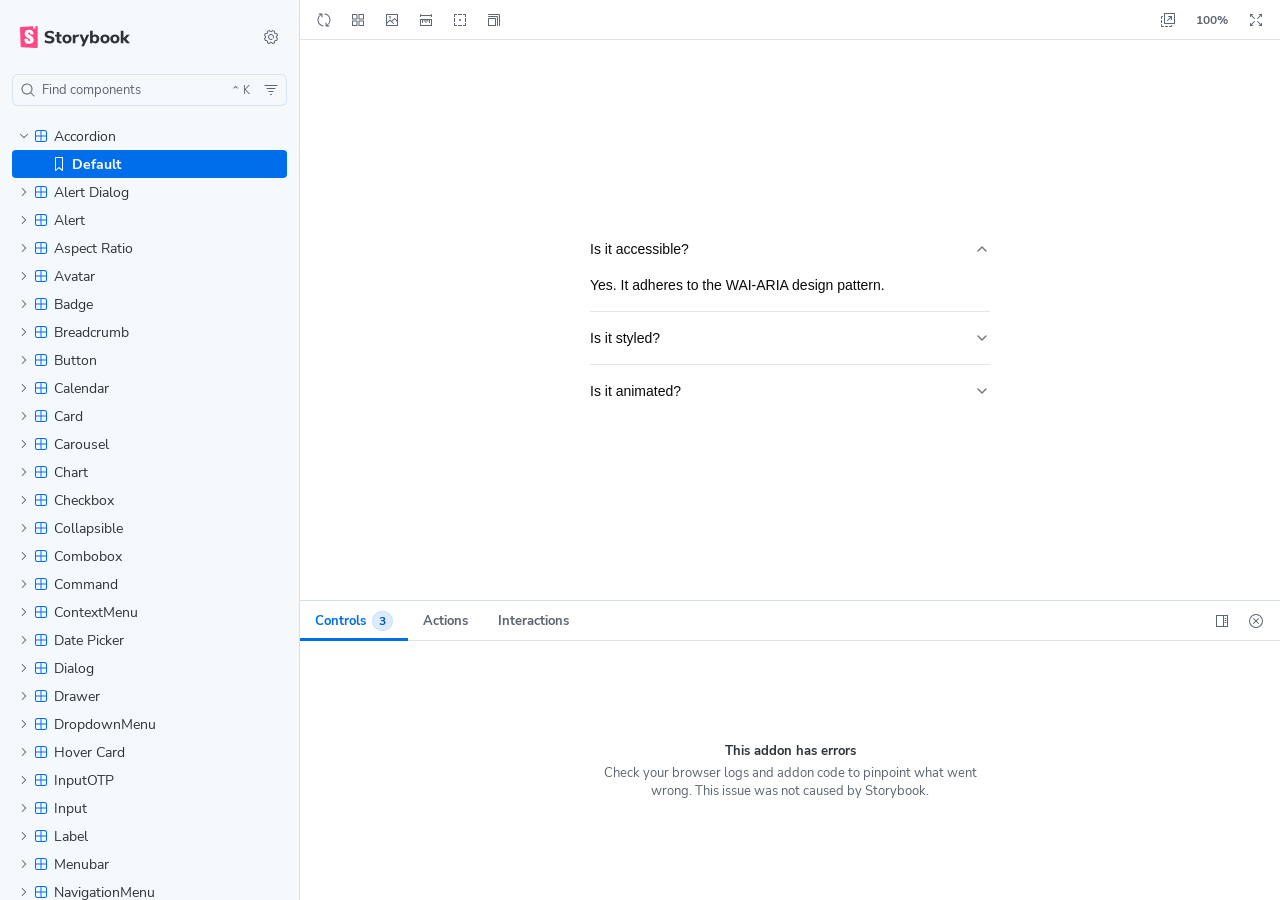
<file: index.html>
<!DOCTYPE html>
<html lang="en">
  <head>
    <meta charset="utf-8" />

    <title>storybook - Storybook</title>
    <meta name="viewport" content="width=device-width, initial-scale=1" />

    
    <link rel="icon" type="image/svg+xml" href="./favicon.svg" />
    
    <style>
      @font-face {
        font-family: 'Nunito Sans';
        font-style: normal;
        font-weight: 400;
        font-display: swap;
        src: url('./sb-common-assets/nunito-sans-regular.woff2') format('woff2');
      }

      @font-face {
        font-family: 'Nunito Sans';
        font-style: italic;
        font-weight: 400;
        font-display: swap;
        src: url('./sb-common-assets/nunito-sans-italic.woff2') format('woff2');
      }

      @font-face {
        font-family: 'Nunito Sans';
        font-style: normal;
        font-weight: 700;
        font-display: swap;
        src: url('./sb-common-assets/nunito-sans-bold.woff2') format('woff2');
      }

      @font-face {
        font-family: 'Nunito Sans';
        font-style: italic;
        font-weight: 700;
        font-display: swap;
        src: url('./sb-common-assets/nunito-sans-bold-italic.woff2') format('woff2');
      }
    </style>

    <link href="./sb-manager/runtime.js" rel="modulepreload" />

    
    <link href="./sb-addons/common-manager-bundle.js" rel="modulepreload" />
       

    <style>
      #storybook-root[hidden] {
        display: none !important;
      }
    </style>

    
  </head>
  <body>
    <div id="root"></div>

    
    <script>
      
        
          window['FEATURES'] = {
  "actions": true,
  "argTypeTargetsV7": true,
  "babelRemoveBugfixes": false,
  "backgrounds": true,
  "changeDetection": true,
  "componentsManifest": false,
  "controls": true,
  "disallowImplicitActionsInRenderV8": true,
  "highlight": true,
  "interactions": true,
  "legacyDecoratorFileOrder": false,
  "measure": true,
  "outline": true,
  "menuOnboardingChecklist": true,
  "sidebarOnboardingChecklist": true,
  "viewport": true
};
        
      
        
          window['REFS'] = {};
        
      
        
          window['LOGLEVEL'] = "info";
        
      
        
          window['DOCS_OPTIONS'] = {};
        
      
        
          window['CONFIG_TYPE'] = "PRODUCTION";
        
      
        
          window['DOCGEN_STORY_PREPARED'] = false;
        
      
        
      
        
      
        
          window['TAGS_OPTIONS'] = {};
        
      
        
          window['STORYBOOK_BUILDER'] = "vite";
        
      
        
          window['STORYBOOK_FRAMEWORK'] = "react-vite";
        
      
        
          window['STORYBOOK_RENDERER'] = "react";
        
      
        
      
    </script>
    

    <script type="module">
      import './sb-manager/globals-runtime.js';

      
        import './sb-addons/common-manager-bundle.js';
      

      import './sb-manager/runtime.js';
    </script>
  </body>
</html>
</file>
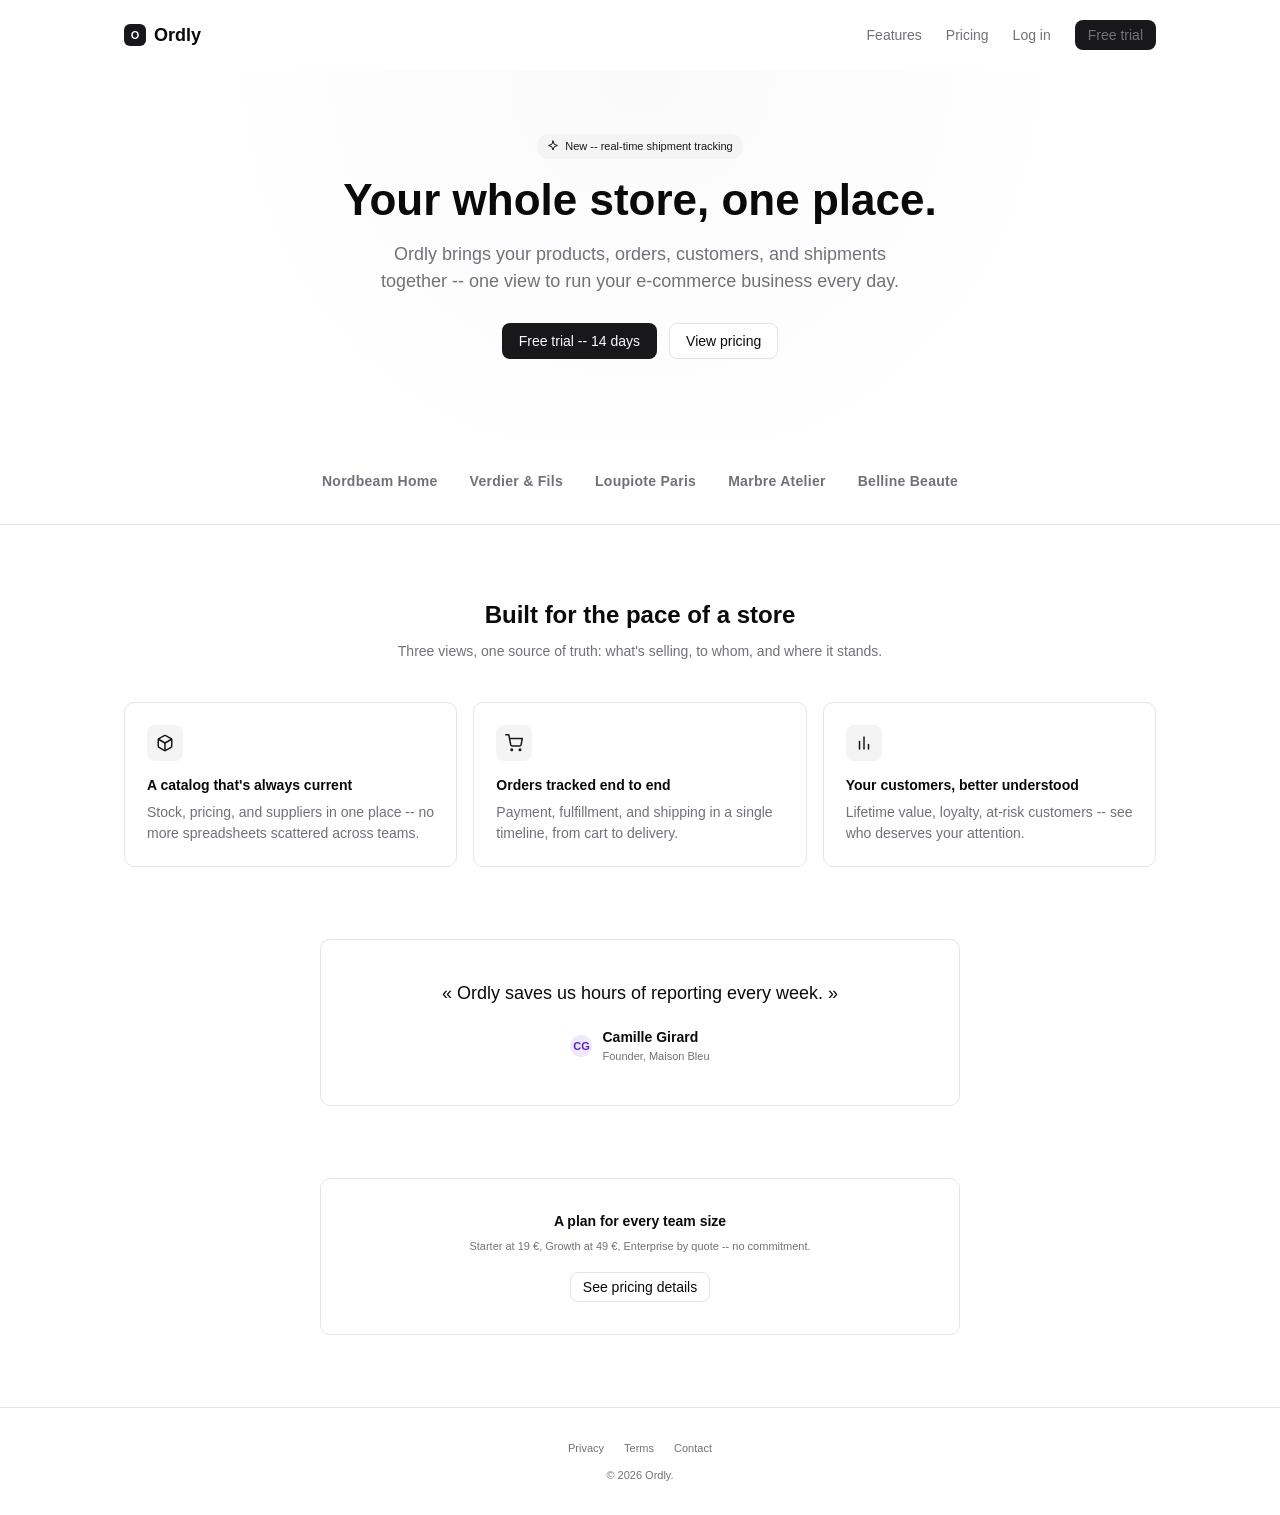
<file: demo-produit/index.html>
<!DOCTYPE html>
<html lang="en">
<head>
<meta charset="UTF-8" />
<meta name="viewport" content="width=device-width, initial-scale=1.0" />
<title>Ordly -- The management platform for online stores</title>
<link rel="stylesheet" href="styles.css" />
</head>
<body>
<header class="site-header">
  <a href="index.html" class="site-header__brand">
    <span class="app-sidebar__brand-mark">O</span>
    Ordly
  </a>
  <nav class="site-nav">
    <a href="#fonctionnalites">Features</a>
    <a href="pricing.html">Pricing</a>
    <a href="login.html">Log in</a>
    <a href="signup.html" class="btn btn-primary btn-sm">Free trial</a>
  </nav>
</header>

<section class="hero">
  <span class="hero__eyebrow">
    <svg viewBox="0 0 24 24" fill="none" stroke="currentColor" stroke-width="2" stroke-linecap="round" stroke-linejoin="round" style="width: 12px; height: 12px;"><path d="M12 2l2.5 6.5L21 11l-6.5 2.5L12 20l-2.5-6.5L3 11l6.5-2.5z"></path></svg>
    New -- real-time shipment tracking
  </span>
  <h1>Your whole store, one place.</h1>
  <p>Ordly brings your products, orders, customers, and shipments together -- one view to run your e-commerce business every day.</p>
  <div class="hero__cta">
    <a href="signup.html" class="btn btn-primary">
      Free trial -- 14 days
    </a>
    <a href="pricing.html" class="btn btn-outline">View pricing</a>
  </div>
</section>

<div class="logo-row">
  <span>Nordbeam Home</span>
  <span>Verdier &amp; Fils</span>
  <span>Loupiote Paris</span>
  <span>Marbre Atelier</span>
  <span>Belline Beaute</span>
</div>

<section class="marketing-section" id="fonctionnalites">
  <div class="marketing-section__header">
    <h2>Built for the pace of a store</h2>
    <p>Three views, one source of truth: what&apos;s selling, to whom, and where it stands.</p>
  </div>
  <div class="feature-grid">
    <div class="card feature-card">
      <span class="feature-icon" aria-hidden="true">
        <svg viewBox="0 0 24 24" fill="none" stroke="currentColor" stroke-width="2" stroke-linecap="round" stroke-linejoin="round"><path d="M21 8a2 2 0 0 0-1-1.73l-7-4a2 2 0 0 0-2 0l-7 4A2 2 0 0 0 3 8v8a2 2 0 0 0 1 1.73l7 4a2 2 0 0 0 2 0l7-4a2 2 0 0 0 1-1.73z"></path><polyline points="3.29 7 12 12 20.71 7"></polyline><line x1="12" y1="22" x2="12" y2="12"></line></svg>
      </span>
      <h3>A catalog that&apos;s always current</h3>
      <p>Stock, pricing, and suppliers in one place -- no more spreadsheets scattered across teams.</p>
    </div>
    <div class="card feature-card">
      <span class="feature-icon" aria-hidden="true">
        <svg viewBox="0 0 24 24" fill="none" stroke="currentColor" stroke-width="2" stroke-linecap="round" stroke-linejoin="round"><circle cx="9" cy="21" r="1"></circle><circle cx="20" cy="21" r="1"></circle><path d="M1 1h4l2.68 13.39a2 2 0 0 0 2 1.61h9.72a2 2 0 0 0 2-1.61L23 6H6"></path></svg>
      </span>
      <h3>Orders tracked end to end</h3>
      <p>Payment, fulfillment, and shipping in a single timeline, from cart to delivery.</p>
    </div>
    <div class="card feature-card">
      <span class="feature-icon" aria-hidden="true">
        <svg viewBox="0 0 24 24" fill="none" stroke="currentColor" stroke-width="2" stroke-linecap="round" stroke-linejoin="round"><line x1="6" y1="20" x2="6" y2="10"></line><line x1="12" y1="20" x2="12" y2="4"></line><line x1="18" y1="20" x2="18" y2="14"></line></svg>
      </span>
      <h3>Your customers, better understood</h3>
      <p>Lifetime value, loyalty, at-risk customers -- see who deserves your attention.</p>
    </div>
  </div>
</section>

<section class="marketing-section" style="padding-top: 0;">
  <div class="card testimonial">
    <blockquote>&laquo;&nbsp;Ordly saves us hours of reporting every week.&nbsp;&raquo;</blockquote>
    <div class="testimonial__author">
      <span class="avatar avatar-sm avatar-violet">CG</span>
      <div style="text-align: left;">
        <div class="name">Camille Girard</div>
        <div class="role">Founder, Maison Bleu</div>
      </div>
    </div>
  </div>
</section>

<section class="marketing-section" style="padding-top: 0;">
  <div class="card" style="max-width: 640px; margin: 0 auto; text-align: center; padding: 32px;">
    <div class="card-title" style="margin-bottom: 6px;">A plan for every team size</div>
    <p class="text-sm muted" style="margin: 0 0 18px;">Starter at 19&nbsp;&euro;, Growth at 49&nbsp;&euro;, Enterprise by quote -- no commitment.</p>
    <a href="pricing.html" class="btn btn-outline btn-sm">See pricing details</a>
  </div>
</section>

<footer class="site-footer">
  <div class="row" style="justify-content: center; gap: 20px; margin-bottom: 10px;">
    <a href="#" style="text-decoration: none;">Privacy</a>
    <a href="#" style="text-decoration: none;">Terms</a>
    <a href="#" style="text-decoration: none;">Contact</a>
  </div>
  &copy; 2026 Ordly.
</footer>
</body>
</html>
</file>
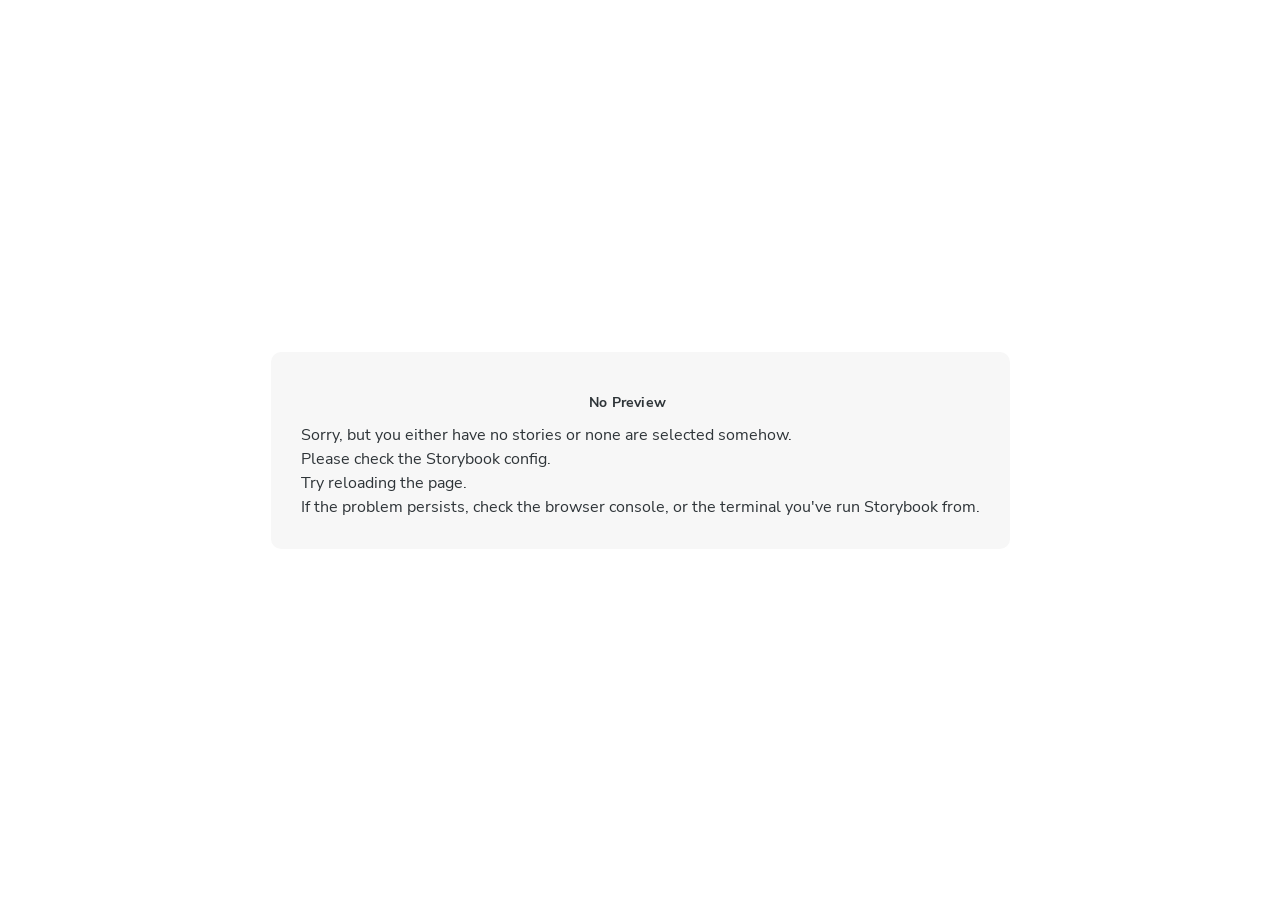
<file: iframe.html>
<!doctype html>
<!--suppress HtmlUnknownTarget -->
<html lang="en">
  <head><script type="module" src="./vite-inject-mocker-entry.js"></script>
    <meta charset="utf-8" />
    <title>Storybook</title>
    <meta name="viewport" content="width=device-width, initial-scale=1" />

    <style>@font-face{font-family:Nunito Sans;font-style:normal;font-weight:400;font-display:swap;src:url(./sb-common-assets/nunito-sans-regular.woff2)format("woff2")}@font-face{font-family:Nunito Sans;font-style:italic;font-weight:400;font-display:swap;src:url(./sb-common-assets/nunito-sans-italic.woff2)format("woff2")}@font-face{font-family:Nunito Sans;font-style:normal;font-weight:700;font-display:swap;src:url(./sb-common-assets/nunito-sans-bold.woff2)format("woff2")}@font-face{font-family:Nunito Sans;font-style:italic;font-weight:700;font-display:swap;src:url(./sb-common-assets/nunito-sans-bold-italic.woff2)format("woff2")}</style>

    <script>
      window.CONFIG_TYPE = 'PRODUCTION';
      window.LOGLEVEL = 'info';
      window.FRAMEWORK_OPTIONS = {};
      window.CHANNEL_OPTIONS = {};
      window.FEATURES = {"actions":true,"argTypeTargetsV7":true,"babelRemoveBugfixes":false,"backgrounds":true,"changeDetection":true,"componentsManifest":false,"controls":true,"disallowImplicitActionsInRenderV8":true,"highlight":true,"interactions":true,"legacyDecoratorFileOrder":false,"measure":true,"outline":true,"menuOnboardingChecklist":true,"sidebarOnboardingChecklist":true,"viewport":true};
      window.STORIES = [{"titlePrefix":"","directory":"./src","files":"**/*.stories.@(ts|tsx)","importPathMatcher":"^\\.[\\\\/](?:src(?:\\/(?!\\.)(?:(?:(?!(?:^|\\/)\\.).)*?)\\/|\\/|$)(?!\\.)(?=.)[^/]*?\\.stories\\.(ts|tsx))$"}];
      window.DOCS_OPTIONS = {};
      window.TAGS_OPTIONS = {};

      

      // We do this so that "module && module.hot" etc. in Storybook source code
      // doesn't fail (it will simply be disabled)
      window.module = undefined;
      window.global = window;
    </script>
    <base target="_parent" />

<style>
  /* While we aren't showing the main block yet, but still preparing, we want everything the user has rendered, which may or may not be in #storybook-root, to be display none */
  .sb-show-preparing-story:not(.sb-show-main) > :not(.sb-preparing-story) {
    display: none;
  }

  .sb-show-preparing-docs:not(.sb-show-main) > :not(.sb-preparing-docs) {
    display: none;
  }

  /* Hide our own blocks when we aren't supposed to be showing them */
  :not(.sb-show-preparing-story) > .sb-preparing-story,
  :not(.sb-show-preparing-docs) > .sb-preparing-docs,
  :not(.sb-show-nopreview) > .sb-nopreview,
  :not(.sb-show-errordisplay) > .sb-errordisplay {
    display: none;
  }

  .sb-show-main.sb-main-centered {
    margin: 0;
    display: flex;
    align-items: center;
    min-height: 100vh;
  }

  .sb-show-main.sb-main-centered #storybook-root {
    box-sizing: border-box;
    margin: auto;
    padding: 1rem;
    max-height: 100%;
    /* Hack for centering correctly in IE11 */
  }

  /* Vertical centering fix for IE11 */
  @media screen and (-ms-high-contrast: none), (-ms-high-contrast: active) {
    .sb-show-main.sb-main-centered:after {
      content: '';
      min-height: inherit;
      font-size: 0;
    }
  }

  .sb-show-main.sb-main-fullscreen {
    margin: 0;
    padding: 0;
    display: block;
  }

  .sb-show-main.sb-main-padded {
    margin: 0;
    padding: 1rem;
    display: block;
    box-sizing: border-box;
  }

  .sb-wrapper {
    position: fixed;
    top: 0;
    bottom: 0;
    left: 0;
    right: 0;
    box-sizing: border-box;

    padding: 40px;
    font-family:
      'Nunito Sans',
      -apple-system,
      '.SFNSText-Regular',
      'San Francisco',
      BlinkMacSystemFont,
      'Segoe UI',
      'Helvetica Neue',
      Helvetica,
      Arial,
      sans-serif;
    -webkit-font-smoothing: antialiased;
    overflow: auto;
  }

  @media (max-width: 700px) {
    .sb-wrapper {
      padding: 20px;
    }
  }

  @media (max-width: 500px) {
    .sb-wrapper {
      padding: 10px;
    }
  }

  .sb-heading {
    font-size: 14px;
    font-weight: 600;
    letter-spacing: 0.2px;
    margin: 10px 0;
    padding-right: 25px;
  }

  .sb-nopreview {
    display: flex;
    align-content: center;
    justify-content: center;
    box-sizing: border-box;
  }

  .sb-nopreview_main {
    margin: auto;
    padding: 30px;
    border-radius: 10px;
    background: rgb(247, 247, 247);
    color: rgb(46, 52, 56);
  }

  .sb-nopreview_main * {
    background: rgb(247, 247, 247);
    color: rgb(46, 52, 56);
  }

  .sb-nopreview_heading {
    text-align: center;
  }

  .sb-errordisplay {
    background: #f6f9fc;
    color: black;
    z-index: 999999;
    width: 100vw;
    min-height: 100vh;
    box-sizing: border-box;
  }

  .sb-errordisplay_main {
    margin: auto;
    padding: 24px;
    display: flex;
    box-sizing: border-box;

    flex-direction: column;
    min-height: 100%;
    width: 100%;
    border-radius: 6px;
    background: white;
    color: black;
    border: 1px solid #ff0000;
    box-shadow: 0 0 64px rgba(0, 0, 0, 0.1);
    gap: 24px;
  }

  .sb-errordisplay_main ol {
    padding-left: 18px;
    margin: 0;
  }

  /* Redefine colors to ensure readability regardless of user-provided * selectors. */
  .sb-errordisplay_main * {
    background: white;
    color: black;
  }

  /* Exclude error code block from the universal reset to preserve ANSI colors and dark theme */
  .sb-errordisplay_main .sb-errordisplay_code,
  .sb-errordisplay_main .sb-errordisplay_code * {
    background: #242424;
    color: #c6c6c6;
  }

  .sb-errordisplay_main h1 {
    font-family: inherit;
    font-size: 22px;
    font-weight: 400;
    line-height: 30px;
    margin: 0;
  }

  .sb-errordisplay_main h1::before {
    content: '';
    display: inline-block;
    width: 12px;
    height: 12px;
    background: #ff4400;
    border-radius: 50%;
    margin-right: 8px;
  }

  .sb-errordisplay_main p,
  .sb-errordisplay_main ol {
    font-family: inherit;
    font-size: 14px;
    font-weight: 400;
    line-height: 19px;
    margin: 0;
  }

  .sb-errordisplay_main li + li {
    margin: 0;
    padding: 0;
    padding-top: 12px;
  }

  .sb-errordisplay_main a {
    color: currentColor;
  }

  .sb-errordisplay_main .sb-errordisplay_code {
    padding: 10px;
    flex: 1;
    background: #242424;
    color: #c6c6c6;
    box-sizing: border-box;

    font-size: 14px;
    font-weight: 400;
    line-height: 19px;
    border-radius: 4px;

    font-family:
      'Operator Mono', 'Fira Code Retina', 'Fira Code', 'FiraCode-Retina', 'Andale Mono',
      'Lucida Console', Consolas, Monaco, monospace;
    margin: 0;
    overflow: auto;
  }

  .sb-errordisplay_main .sb-errordisplay_code code {
    background-color: inherit;
    color: inherit;
  }

  .sb-errordisplay_main .sb-errordisplay_code {
    white-space: pre-wrap;
  }

  @-webkit-keyframes sb-rotate360 {
    from {
      transform: rotate(0deg);
    }

    to {
      transform: rotate(360deg);
    }
  }

  @keyframes sb-rotate360 {
    from {
      transform: rotate(0deg);
    }

    to {
      transform: rotate(360deg);
    }
  }

  @-webkit-keyframes sb-glow {
    0%,
    100% {
      opacity: 1;
    }

    50% {
      opacity: 0.4;
    }
  }

  @keyframes sb-glow {
    0%,
    100% {
      opacity: 1;
    }

    50% {
      opacity: 0.4;
    }
  }

  /* We display the preparing loaders *over* the rendering story */
  .sb-preparing-story,
  .sb-preparing-docs {
    background-color: white;
    /* Maximum possible z-index. It would be better to use stacking contexts to ensure it's always
    on top, but this isn't possible as it would require making CSS changes that could affect user code */
    z-index: 2147483647;
  }

  .sb-loader {
    -webkit-animation: sb-rotate360 0.7s linear infinite;
    animation: sb-rotate360 0.7s linear infinite;
    border-color: rgba(97, 97, 97, 0.29);
    border-radius: 50%;
    border-style: solid;
    border-top-color: #646464;
    border-width: 2px;
    display: inline-block;
    height: 32px;
    left: 50%;
    margin-left: -16px;
    margin-top: -16px;
    mix-blend-mode: difference;
    overflow: hidden;
    position: absolute;
    top: 50%;
    transition: all 200ms ease-out;
    vertical-align: top;
    width: 32px;
    z-index: 4;
  }

  .sb-previewBlock {
    background: #fff;
    border: 1px solid rgba(0, 0, 0, 0.1);
    border-radius: 4px;
    box-shadow: rgba(0, 0, 0, 0.1) 0 1px 3px 0;
    margin: 25px auto 40px;
    max-width: 600px;
  }

  .sb-previewBlock_header {
    align-items: center;
    box-shadow: rgba(0, 0, 0, 0.1) 0 -1px 0 0 inset;
    display: flex;
    gap: 14px;
    height: 40px;
    padding: 0 12px;
  }

  .sb-previewBlock_icon {
    -webkit-animation: sb-glow 1.5s ease-in-out infinite;
    animation: sb-glow 1.5s ease-in-out infinite;
    background: #e6e6e6;
    height: 14px;
    width: 14px;
  }

  .sb-previewBlock_icon:last-child {
    margin-left: auto;
  }

  .sb-previewBlock_body {
    -webkit-animation: sb-glow 1.5s ease-in-out infinite;
    animation: sb-glow 1.5s ease-in-out infinite;
    height: 182px;
    position: relative;
  }

  .sb-argstableBlock {
    border-collapse: collapse;
    border-spacing: 0;
    font-size: 13px;
    line-height: 20px;
    margin: 25px auto 40px;
    max-width: 600px;
    text-align: left;
    width: 100%;
  }

  .sb-argstableBlock th:first-of-type,
  .sb-argstableBlock td:first-of-type {
    padding-left: 20px;
  }

  .sb-argstableBlock th:nth-of-type(2),
  .sb-argstableBlock td:nth-of-type(2) {
    width: 35%;
  }

  .sb-argstableBlock th:nth-of-type(3),
  .sb-argstableBlock td:nth-of-type(3) {
    width: 15%;
  }

  .sb-argstableBlock th:last-of-type,
  .sb-argstableBlock td:last-of-type {
    width: 25%;
    padding-right: 20px;
  }

  .sb-argstableBlock th span,
  .sb-argstableBlock td span {
    -webkit-animation: sb-glow 1.5s ease-in-out infinite;
    animation: sb-glow 1.5s ease-in-out infinite;
    background-color: rgba(0, 0, 0, 0.1);
    border-radius: 0;
    box-shadow: none;
    color: transparent;
  }

  .sb-argstableBlock th {
    padding: 10px 15px;
  }

  .sb-argstableBlock-body {
    border-radius: 4px;
    box-shadow:
      rgba(0, 0, 0, 0.1) 0 1px 3px 1px,
      rgba(0, 0, 0, 0.065) 0 0 0 1px;
  }

  .sb-argstableBlock-body tr {
    background: transparent;
    overflow: hidden;
  }

  .sb-argstableBlock-body tr:not(:first-child) {
    border-top: 1px solid #e6e6e6;
  }

  .sb-argstableBlock-body tr:first-child td:first-child {
    border-top-left-radius: 4px;
  }

  .sb-argstableBlock-body tr:first-child td:last-child {
    border-top-right-radius: 4px;
  }

  .sb-argstableBlock-body tr:last-child td:first-child {
    border-bottom-left-radius: 4px;
  }

  .sb-argstableBlock-body tr:last-child td:last-child {
    border-bottom-right-radius: 4px;
  }

  .sb-argstableBlock-body td {
    background: #fff;
    padding-bottom: 10px;
    padding-top: 10px;
    vertical-align: top;
  }

  .sb-argstableBlock-body td:not(:first-of-type) {
    padding-left: 15px;
    padding-right: 15px;
  }

  .sb-argstableBlock-body button {
    -webkit-animation: sb-glow 1.5s ease-in-out infinite;
    animation: sb-glow 1.5s ease-in-out infinite;
    background-color: rgba(0, 0, 0, 0.1);
    border: 0;
    border-radius: 0;
    box-shadow: none;
    color: transparent;
    display: inline;
    font-size: 12px;
    line-height: 1;
    padding: 10px 16px;
  }

  .sb-argstableBlock-summary {
    margin-top: 4px;
  }

  .sb-argstableBlock-code {
    margin-right: 4px;
    margin-bottom: 4px;
    padding: 2px 5px;
  }

  .sb-sr-only,
  .sb-hidden-until-focus:not(:focus) {
    position: absolute;
    width: 1px;
    height: 1px;
    padding: 0px;
    margin: -1px;
    overflow: hidden;
    clip: rect(0, 0, 0, 0);
    border: none;
  }

  .sb-hidden-until-focus {
    opacity: 0;
    transition: opacity 150ms ease-out;
  }

  .sb-hidden-until-focus:focus {
    opacity: 1;
  }
</style>

<script>
  /* globals window */
  try {
    if (window.top !== window) {
      window.__REACT_DEVTOOLS_GLOBAL_HOOK__ = window.top.__REACT_DEVTOOLS_GLOBAL_HOOK__;
      window.__VUE_DEVTOOLS_GLOBAL_HOOK__ = window.top.__VUE_DEVTOOLS_GLOBAL_HOOK__;
      window.top.__VUE_DEVTOOLS_CONTEXT__ = window.document;
    }
  } catch (e) {
    // eslint-disable-next-line no-console
    console.warn('unable to connect to top frame for connecting dev tools');
  }
</script>

    <script type="module" crossorigin src="./assets/iframe-B9Ac_jfF.js"></script>
    <link rel="modulepreload" crossorigin href="./assets/rolldown-runtime-sJBDdmOt.js">
    <link rel="modulepreload" crossorigin href="./assets/preload-helper-2GovK0wV.js">
    <link rel="modulepreload" crossorigin href="./assets/iframe-DcAb9WFi.js">
    <link rel="stylesheet" crossorigin href="./assets/iframe-C3jEFU9S.css">
  </head>

  <body>
    <div class="sb-preparing-story sb-wrapper">
  <div class="sb-loader"></div>
</div>

<div class="sb-preparing-docs sb-wrapper">
  <div class="sb-previewBlock">
    <div class="sb-previewBlock_header">
      <div class="sb-previewBlock_icon"></div>
      <div class="sb-previewBlock_icon"></div>
      <div class="sb-previewBlock_icon"></div>
      <div class="sb-previewBlock_icon"></div>
    </div>
    <div class="sb-previewBlock_body">
      <div class="sb-loader"></div>
    </div>
  </div>
  <table aria-hidden="true" class="sb-argstableBlock">
    <thead class="sb-argstableBlock-head">
      <tr>
        <th><span>Name</span></th>
        <th><span>Description</span></th>
        <th><span>Default</span></th>
        <th><span>Control </span></th>
      </tr>
    </thead>
    <tbody class="sb-argstableBlock-body">
      <tr>
        <td><span>propertyName</span><span title="Required">*</span></td>
        <td>
          <div><span>This is a short description</span></div>
          <div class="sb-argstableBlock-summary">
            <div><span class="sb-argstableBlock-code">summary</span></div>
          </div>
        </td>
        <td>
          <div><span class="sb-argstableBlock-code">defaultValue</span></div>
        </td>
        <td><button>Set string</button></td>
      </tr>
      <tr>
        <td><span>propertyName</span><span>*</span></td>
        <td>
          <div><span>This is a short description</span></div>
          <div class="sb-argstableBlock-summary">
            <div><span class="sb-argstableBlock-code">summary</span></div>
          </div>
        </td>
        <td>
          <div><span class="sb-argstableBlock-code">defaultValue</span></div>
        </td>
        <td><button>Set string</button></td>
      </tr>
      <tr>
        <td><span>propertyName</span><span>*</span></td>
        <td>
          <div><span>This is a short description</span></div>
          <div class="sb-argstableBlock-summary">
            <div><span class="sb-argstableBlock-code">summary</span></div>
          </div>
        </td>
        <td>
          <div><span class="sb-argstableBlock-code">defaultValue</span></div>
        </td>
        <td><button>Set string</button></td>
      </tr>
    </tbody>
  </table>
</div>

<div class="sb-nopreview sb-wrapper">
  <div class="sb-nopreview_main">
    <h1 class="sb-nopreview_heading sb-heading">No Preview</h1>
    <p>Sorry, but you either have no stories or none are selected somehow.</p>
    <ul>
      <li>Please check the Storybook config.</li>
      <li>Try reloading the page.</li>
    </ul>
    <p>
      If the problem persists, check the browser console, or the terminal you've run Storybook from.
    </p>
  </div>
</div>

<div class="sb-errordisplay sb-wrapper">
  <div class="sb-errordisplay_main">
    <h1 id="error-message"></h1>
    <p>
      The component failed to render properly, likely due to a configuration issue in Storybook.
      Here are some common causes and how you can address them:
    </p>
    <ol>
      <li>
        <strong>Missing Context/Providers</strong>: You can use decorators to supply specific
        contexts or providers, which are sometimes necessary for components to render correctly. For
        detailed instructions on using decorators, please visit the
        <a href="https://storybook.js.org/docs/writing-stories/decorators"
          >Decorators documentation</a
        >.
      </li>
      <li>
        <strong>Misconfigured Webpack or Vite</strong>: Verify that Storybook picks up all necessary
        settings for loaders, plugins, and other relevant parameters. You can find step-by-step
        guides for configuring
        <a href="https://storybook.js.org/docs/builders/webpack">Webpack</a> or
        <a href="https://storybook.js.org/docs/builders/vite">Vite</a>
        with Storybook.
      </li>
      <li>
        <strong>Missing Environment Variables</strong>: Your Storybook may require specific
        environment variables to function as intended. You can set up custom environment variables
        as outlined in the
        <a href="https://storybook.js.org/docs/configure/environment-variables"
          >Environment Variables documentation</a
        >.
      </li>
    </ol>
    <pre class="sb-errordisplay_code"><code id="error-stack"></code></pre>
  </div>
</div>

    <div id="storybook-root"></div>
    <div id="storybook-docs"></div>
    <script>
      function __onViteAppLoadingError(event) {
        const hostname = globalThis.location.hostname;
        if (hostname !== 'localhost' && globalThis.CONFIG_TYPE === 'DEVELOPMENT') {
          const message = `Failed to load the Storybook preview file 'vite-app.js':

      It looks like you're visiting the Storybook development server on another hostname than localhost: '${hostname}', but you haven't configured the necessary security features to support this.
      Please re-run your Storybook development server with the '--host ${hostname}' flag, or manually configure your Vite allowedHosts configuration with viteFinal.

      See:`;
          const docs = [
            'https://storybook.js.org/docs/api/cli-options#dev',
            'https://storybook.js.org/docs/api/main-config/main-config-vite-final',
            'https://vite.dev/config/server-options.html#server-allowedhosts',
          ];
          console.error(`${message}\n${docs.map((doc) => `- ${doc}`).join('\n')}`);

          document.getElementById('storybook-root').innerHTML =
            `<p style="color: red; max-width: 70ch">${message.replaceAll(
              '\n',
              '<br/>'
            )}<ul>${docs.map((doc) => `<li><a href='${doc}' target='_blank'>${doc}</a></li>`).join('')}</ul></p>`;
          return;
        }
      }
    </script>
  </body>
</html>
</file>
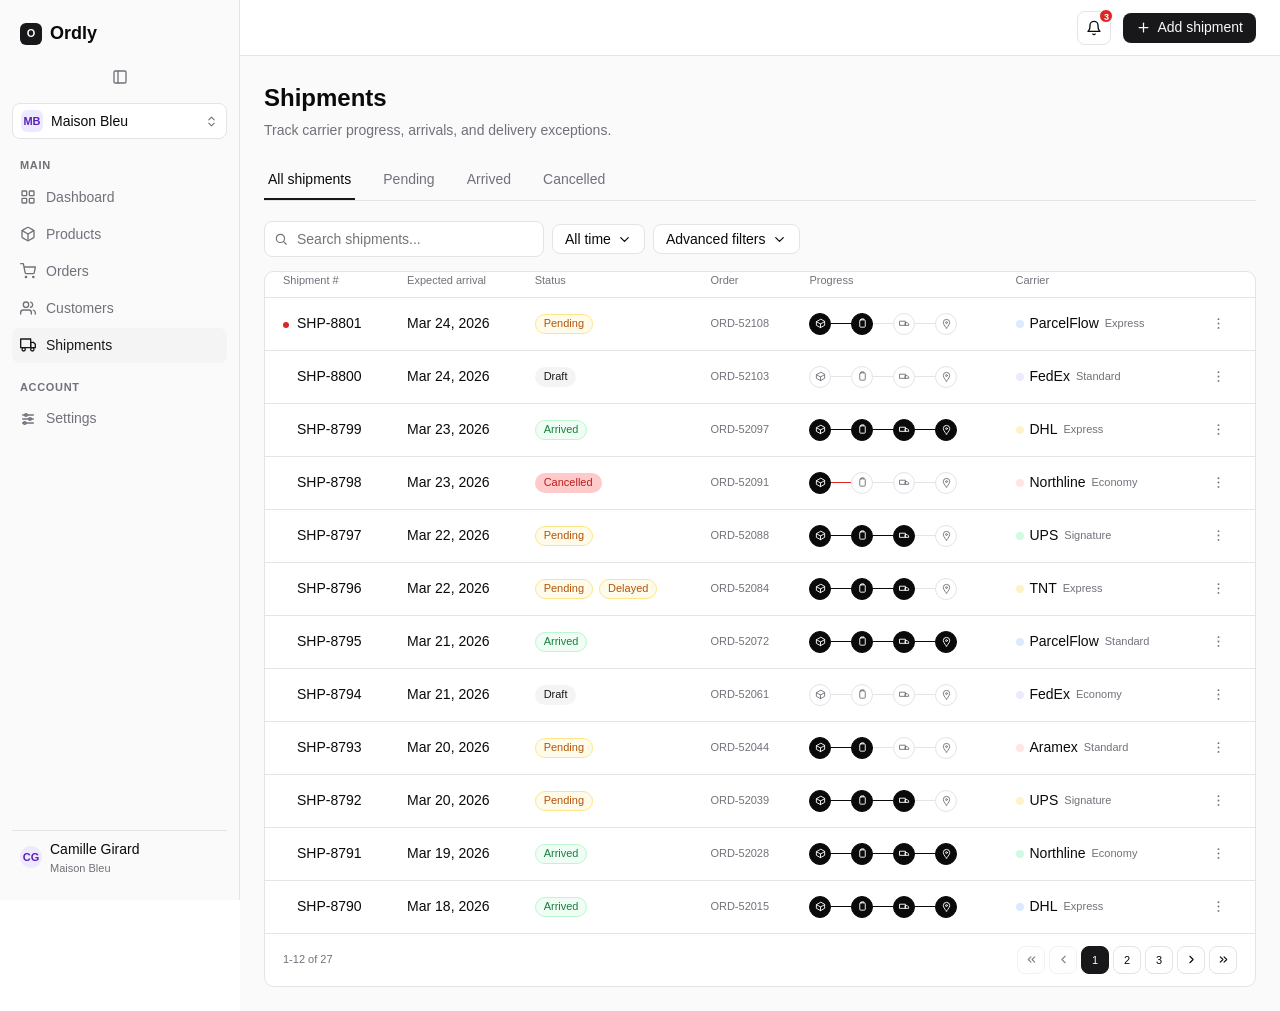
<file: demo-produit/analytics.html>
<!DOCTYPE html>
<html lang="en">
<head>
<meta charset="UTF-8" />
<meta name="viewport" content="width=device-width, initial-scale=1.0" />
<title>Shipments -- Ordly</title>
<link rel="stylesheet" href="styles.css" />
</head>
<body>
<div class="app-shell">
  <input type="checkbox" id="sidebar-toggle" class="sidebar-toggle-checkbox" />
  <aside class="app-sidebar">
    <div class="app-sidebar__brand">
      <span class="app-sidebar__brand-mark">O</span>
      <span class="app-sidebar__brand-word">Ordly</span>
    </div>
    <label for="sidebar-toggle" class="sidebar-toggle-btn" aria-label="Toggle sidebar">
      <svg viewBox="0 0 24 24" fill="none" stroke="currentColor" stroke-width="2" stroke-linecap="round" stroke-linejoin="round"><rect x="3" y="3" width="18" height="18" rx="2"></rect><path d="M9 3v18"></path></svg>
    </label>
    <div class="workspace-switcher">
      <span class="workspace-switcher__mark">MB</span>
      <select class="workspace-switcher__select" aria-label="Switch workspace">
        <option selected>Maison Bleu</option>
        <option>Nordbeam Home</option>
        <option>Loupiote Paris</option>
        <option>+ Add workspace</option>
      </select>
    </div>
    <nav class="app-sidebar__nav">
      <div class="app-sidebar__group-label">Main</div>
      <a href="dashboard.html" class="app-sidebar__link">
        <svg viewBox="0 0 24 24" fill="none" stroke="currentColor" stroke-width="2" stroke-linecap="round" stroke-linejoin="round"><rect x="3" y="3" width="7" height="7" rx="1"></rect><rect x="14" y="3" width="7" height="7" rx="1"></rect><rect x="3" y="14" width="7" height="7" rx="1"></rect><rect x="14" y="14" width="7" height="7" rx="1"></rect></svg>
        <span class="app-sidebar__link-label">Dashboard</span>
      </a>
      <a href="tasks.html" class="app-sidebar__link">
        <svg viewBox="0 0 24 24" fill="none" stroke="currentColor" stroke-width="2" stroke-linecap="round" stroke-linejoin="round"><path d="M21 8a2 2 0 0 0-1-1.73l-7-4a2 2 0 0 0-2 0l-7 4A2 2 0 0 0 3 8v8a2 2 0 0 0 1 1.73l7 4a2 2 0 0 0 2 0l7-4a2 2 0 0 0 1-1.73z"></path><polyline points="3.29 7 12 12 20.71 7"></polyline><line x1="12" y1="22" x2="12" y2="12"></line></svg>
        <span class="app-sidebar__link-label">Products</span>
      </a>
      <a href="task-detail.html" class="app-sidebar__link">
        <svg viewBox="0 0 24 24" fill="none" stroke="currentColor" stroke-width="2" stroke-linecap="round" stroke-linejoin="round"><circle cx="9" cy="21" r="1"></circle><circle cx="20" cy="21" r="1"></circle><path d="M1 1h4l2.68 13.39a2 2 0 0 0 2 1.61h9.72a2 2 0 0 0 2-1.61L23 6H6"></path></svg>
        <span class="app-sidebar__link-label">Orders</span>
      </a>
      <a href="inbox.html" class="app-sidebar__link">
        <svg viewBox="0 0 24 24" fill="none" stroke="currentColor" stroke-width="2" stroke-linecap="round" stroke-linejoin="round"><path d="M17 21v-2a4 4 0 0 0-4-4H5a4 4 0 0 0-4 4v2"></path><circle cx="9" cy="7" r="4"></circle><path d="M23 21v-2a4 4 0 0 0-3-3.87"></path><path d="M16 3.13a4 4 0 0 1 0 7.75"></path></svg>
        <span class="app-sidebar__link-label">Customers</span>
      </a>
      <a href="analytics.html" class="app-sidebar__link is-active">
        <svg viewBox="0 0 24 24" fill="none" stroke="currentColor" stroke-width="2" stroke-linecap="round" stroke-linejoin="round"><rect x="1" y="3" width="15" height="13"></rect><polygon points="16 8 20 8 23 11 23 16 16 16 16 8"></polygon><circle cx="5.5" cy="18.5" r="2.5"></circle><circle cx="18.5" cy="18.5" r="2.5"></circle></svg>
        <span class="app-sidebar__link-label">Shipments</span>
      </a>
      <div class="app-sidebar__group-label">Account</div>
      <a href="settings-profile.html" class="app-sidebar__link">
        <svg viewBox="0 0 24 24" fill="none" stroke="currentColor" stroke-width="2" stroke-linecap="round" stroke-linejoin="round"><line x1="4" y1="6" x2="20" y2="6"></line><circle cx="9" cy="6" r="2"></circle><line x1="4" y1="12" x2="20" y2="12"></line><circle cx="15" cy="12" r="2"></circle><line x1="4" y1="18" x2="20" y2="18"></line><circle cx="7" cy="18" r="2"></circle></svg>
        <span class="app-sidebar__link-label">Settings</span>
      </a>
    </nav>
    <div class="app-sidebar__footer">
      <span class="avatar avatar-sm avatar-violet">CG</span>
      <div class="app-sidebar__footer-text" style="flex: 1; min-width: 0;">
        <div style="font-size: var(--text-base); font-weight: 500; overflow: hidden; text-overflow: ellipsis; white-space: nowrap;">Camille Girard</div>
        <div class="text-sm muted" style="overflow: hidden; text-overflow: ellipsis; white-space: nowrap;">Maison Bleu</div>
      </div>
    </div>
  </aside>
  <label for="sidebar-toggle" class="sidebar-backdrop" aria-hidden="true"></label>

  <main class="app-main">
    <div class="app-topbar">
      <details class="notif-dropdown">
          <summary class="icon-btn" aria-label="Notifications">
            <svg viewBox="0 0 24 24" fill="none" stroke="currentColor" stroke-width="2" stroke-linecap="round" stroke-linejoin="round"><path d="M18 8a6 6 0 1 0-12 0c0 7-3 9-3 9h18s-3-2-3-9"></path><path d="M13.73 21a2 2 0 0 1-3.46 0"></path></svg>
            <span class="icon-btn-badge" aria-hidden="true">3</span>
          </summary>
          <div class="notif-panel">
            <div class="notif-panel__header">Notifications</div>
            <div class="notif-item">
              <span class="avatar avatar-sm avatar-blue">TB</span>
              <div>
                <div class="notif-text"><strong>Thomas Bernard</strong> flagged a delay on <em>SHP-8796</em></div>
                <div class="notif-time">2 hours ago</div>
              </div>
            </div>
            <div class="notif-item">
              <span class="avatar avatar-sm avatar-emerald">LM</span>
              <div>
                <div class="notif-text"><strong>Lea Martin</strong> confirmed the arrival of <em>SHP-8799</em></div>
                <div class="notif-time">Yesterday</div>
              </div>
            </div>
            <div class="notif-item">
              <span class="avatar avatar-sm avatar-amber">SR</span>
              <div>
                <div class="notif-text"><strong>Sofia Rossi</strong> cancelled the shipment <em>SHP-8798</em></div>
                <div class="notif-time">2 days ago</div>
              </div>
            </div>
          </div>
        </details>
      <a href="#" class="btn btn-primary btn-sm">
        <svg viewBox="0 0 24 24" fill="none" stroke="currentColor" stroke-width="2" stroke-linecap="round" stroke-linejoin="round"><line x1="12" y1="5" x2="12" y2="19"></line><line x1="5" y1="12" x2="19" y2="12"></line></svg>
        Add shipment
      </a>
    </div>

    <div class="app-content">
      <div class="page-header">
        <div>
          <h1>Shipments</h1>
          <p>Track carrier progress, arrivals, and delivery exceptions.</p>
        </div>
      </div>

      <div class="tabs">
        <a href="#" class="is-active">All shipments</a>
        <a href="#">Pending</a>
        <a href="#">Arrived</a>
        <a href="#">Cancelled</a>
      </div>

      <div class="toolbar">
        <div class="search">
          <svg viewBox="0 0 24 24" fill="none" stroke="currentColor" stroke-width="2" stroke-linecap="round" stroke-linejoin="round"><circle cx="11" cy="11" r="7"></circle><line x1="21" y1="21" x2="16.65" y2="16.65"></line></svg>
          <input type="search" placeholder="Search shipments..." />
        </div>
        <button class="btn btn-outline btn-sm">
          All time
          <svg viewBox="0 0 24 24" fill="none" stroke="currentColor" stroke-width="2" stroke-linecap="round" stroke-linejoin="round"><polyline points="6 9 12 15 18 9"></polyline></svg>
        </button>
        <button class="btn btn-outline btn-sm">
          Advanced filters
          <svg viewBox="0 0 24 24" fill="none" stroke="currentColor" stroke-width="2" stroke-linecap="round" stroke-linejoin="round"><polyline points="6 9 12 15 18 9"></polyline></svg>
        </button>
      </div>

      <div class="card" style="padding: 0;">
        <div class="table-scroll">
        <table>
          <thead>
            <tr>
              <th style="padding-left: 18px;">Shipment #</th>
              <th>Expected arrival</th>
              <th>Status</th>
              <th>Order</th>
              <th>Progress</th>
              <th>Carrier</th>
              <th></th>
            </tr>
          </thead>
          <tbody>
            <tr>
              <td style="padding-left: 18px; font-weight: 500;"><span style="display: inline-block; width: 6px; height: 6px; border-radius: 999px; background: var(--destructive); margin-right: 8px;" aria-hidden="true"></span>SHP-8801</td>
              <td>Mar 24, 2026</td>
              <td><div class="row" style="gap: 6px;"><span class="badge badge-warning">Pending</span></div></td>
              <td class="text-sm muted">ORD-52108</td>
              <td><div class="shipment-tracker"><span class="shipment-tracker__step is-done"><svg viewBox="0 0 24 24" fill="none" stroke="currentColor" stroke-width="2" stroke-linecap="round" stroke-linejoin="round"><path d="M12 3 3 8v8l9 5 9-5V8z"></path><path d="m3 8 9 5 9-5"></path><path d="M12 13v8"></path></svg></span><span class="shipment-tracker__line is-done"></span><span class="shipment-tracker__step is-done"><svg viewBox="0 0 24 24" fill="none" stroke="currentColor" stroke-width="2" stroke-linecap="round" stroke-linejoin="round"><rect x="6" y="4" width="12" height="16" rx="2"></rect><path d="M9 4V2h6v2"></path></svg></span><span class="shipment-tracker__line"></span><span class="shipment-tracker__step"><svg viewBox="0 0 24 24" fill="none" stroke="currentColor" stroke-width="2" stroke-linecap="round" stroke-linejoin="round"><rect x="2" y="7" width="12" height="9"></rect><path d="M14 10h4l3 3v3h-7z"></path></svg></span><span class="shipment-tracker__line"></span><span class="shipment-tracker__step"><svg viewBox="0 0 24 24" fill="none" stroke="currentColor" stroke-width="2" stroke-linecap="round" stroke-linejoin="round"><path d="M12 22s7-7.5 7-12a7 7 0 1 0-14 0c0 4.5 7 12 7 12z"></path><circle cx="12" cy="10" r="2"></circle></svg></span></div></td>
              <td><div class="row" style="gap: 6px;"><span class="avatar avatar-sm avatar-blue" style="width: 8px; height: 8px; border-radius: 999px;" aria-hidden="true"></span>ParcelFlow <span class="text-sm muted">Express</span></div></td>
              <td><button type="button" class="row-menu" aria-label="Actions"><svg viewBox="0 0 24 24" fill="currentColor"><circle cx="12" cy="5" r="1.5"></circle><circle cx="12" cy="12" r="1.5"></circle><circle cx="12" cy="19" r="1.5"></circle></svg></button></td>
            </tr>
            <tr>
              <td style="padding-left: 18px; font-weight: 500;"><span style="display: inline-block; width: 6px; margin-right: 8px;"></span>SHP-8800</td>
              <td>Mar 24, 2026</td>
              <td><div class="row" style="gap: 6px;"><span class="badge badge-neutral">Draft</span></div></td>
              <td class="text-sm muted">ORD-52103</td>
              <td><div class="shipment-tracker"><span class="shipment-tracker__step"><svg viewBox="0 0 24 24" fill="none" stroke="currentColor" stroke-width="2" stroke-linecap="round" stroke-linejoin="round"><path d="M12 3 3 8v8l9 5 9-5V8z"></path><path d="m3 8 9 5 9-5"></path><path d="M12 13v8"></path></svg></span><span class="shipment-tracker__line"></span><span class="shipment-tracker__step"><svg viewBox="0 0 24 24" fill="none" stroke="currentColor" stroke-width="2" stroke-linecap="round" stroke-linejoin="round"><rect x="6" y="4" width="12" height="16" rx="2"></rect><path d="M9 4V2h6v2"></path></svg></span><span class="shipment-tracker__line"></span><span class="shipment-tracker__step"><svg viewBox="0 0 24 24" fill="none" stroke="currentColor" stroke-width="2" stroke-linecap="round" stroke-linejoin="round"><rect x="2" y="7" width="12" height="9"></rect><path d="M14 10h4l3 3v3h-7z"></path></svg></span><span class="shipment-tracker__line"></span><span class="shipment-tracker__step"><svg viewBox="0 0 24 24" fill="none" stroke="currentColor" stroke-width="2" stroke-linecap="round" stroke-linejoin="round"><path d="M12 22s7-7.5 7-12a7 7 0 1 0-14 0c0 4.5 7 12 7 12z"></path><circle cx="12" cy="10" r="2"></circle></svg></span></div></td>
              <td><div class="row" style="gap: 6px;"><span class="avatar avatar-sm avatar-violet" style="width: 8px; height: 8px; border-radius: 999px;" aria-hidden="true"></span>FedEx <span class="text-sm muted">Standard</span></div></td>
              <td><button type="button" class="row-menu" aria-label="Actions"><svg viewBox="0 0 24 24" fill="currentColor"><circle cx="12" cy="5" r="1.5"></circle><circle cx="12" cy="12" r="1.5"></circle><circle cx="12" cy="19" r="1.5"></circle></svg></button></td>
            </tr>
            <tr>
              <td style="padding-left: 18px; font-weight: 500;"><span style="display: inline-block; width: 6px; margin-right: 8px;"></span>SHP-8799</td>
              <td>Mar 23, 2026</td>
              <td><div class="row" style="gap: 6px;"><span class="badge badge-success">Arrived</span></div></td>
              <td class="text-sm muted">ORD-52097</td>
              <td><div class="shipment-tracker"><span class="shipment-tracker__step is-done"><svg viewBox="0 0 24 24" fill="none" stroke="currentColor" stroke-width="2" stroke-linecap="round" stroke-linejoin="round"><path d="M12 3 3 8v8l9 5 9-5V8z"></path><path d="m3 8 9 5 9-5"></path><path d="M12 13v8"></path></svg></span><span class="shipment-tracker__line is-done"></span><span class="shipment-tracker__step is-done"><svg viewBox="0 0 24 24" fill="none" stroke="currentColor" stroke-width="2" stroke-linecap="round" stroke-linejoin="round"><rect x="6" y="4" width="12" height="16" rx="2"></rect><path d="M9 4V2h6v2"></path></svg></span><span class="shipment-tracker__line is-done"></span><span class="shipment-tracker__step is-done"><svg viewBox="0 0 24 24" fill="none" stroke="currentColor" stroke-width="2" stroke-linecap="round" stroke-linejoin="round"><rect x="2" y="7" width="12" height="9"></rect><path d="M14 10h4l3 3v3h-7z"></path></svg></span><span class="shipment-tracker__line is-done"></span><span class="shipment-tracker__step is-done"><svg viewBox="0 0 24 24" fill="none" stroke="currentColor" stroke-width="2" stroke-linecap="round" stroke-linejoin="round"><path d="M12 22s7-7.5 7-12a7 7 0 1 0-14 0c0 4.5 7 12 7 12z"></path><circle cx="12" cy="10" r="2"></circle></svg></span></div></td>
              <td><div class="row" style="gap: 6px;"><span class="avatar avatar-sm avatar-amber" style="width: 8px; height: 8px; border-radius: 999px;" aria-hidden="true"></span>DHL <span class="text-sm muted">Express</span></div></td>
              <td><button type="button" class="row-menu" aria-label="Actions"><svg viewBox="0 0 24 24" fill="currentColor"><circle cx="12" cy="5" r="1.5"></circle><circle cx="12" cy="12" r="1.5"></circle><circle cx="12" cy="19" r="1.5"></circle></svg></button></td>
            </tr>
            <tr>
              <td style="padding-left: 18px; font-weight: 500;"><span style="display: inline-block; width: 6px; margin-right: 8px;"></span>SHP-8798</td>
              <td>Mar 23, 2026</td>
              <td><div class="row" style="gap: 6px;"><span class="badge" style="background: #fecaca; color: #b91c1c;">Cancelled</span></div></td>
              <td class="text-sm muted">ORD-52091</td>
              <td><div class="shipment-tracker"><span class="shipment-tracker__step is-done"><svg viewBox="0 0 24 24" fill="none" stroke="currentColor" stroke-width="2" stroke-linecap="round" stroke-linejoin="round"><path d="M12 3 3 8v8l9 5 9-5V8z"></path><path d="m3 8 9 5 9-5"></path><path d="M12 13v8"></path></svg></span><span class="shipment-tracker__line is-canceled"></span><span class="shipment-tracker__step"><svg viewBox="0 0 24 24" fill="none" stroke="currentColor" stroke-width="2" stroke-linecap="round" stroke-linejoin="round"><rect x="6" y="4" width="12" height="16" rx="2"></rect><path d="M9 4V2h6v2"></path></svg></span><span class="shipment-tracker__line"></span><span class="shipment-tracker__step"><svg viewBox="0 0 24 24" fill="none" stroke="currentColor" stroke-width="2" stroke-linecap="round" stroke-linejoin="round"><rect x="2" y="7" width="12" height="9"></rect><path d="M14 10h4l3 3v3h-7z"></path></svg></span><span class="shipment-tracker__line"></span><span class="shipment-tracker__step"><svg viewBox="0 0 24 24" fill="none" stroke="currentColor" stroke-width="2" stroke-linecap="round" stroke-linejoin="round"><path d="M12 22s7-7.5 7-12a7 7 0 1 0-14 0c0 4.5 7 12 7 12z"></path><circle cx="12" cy="10" r="2"></circle></svg></span></div></td>
              <td><div class="row" style="gap: 6px;"><span class="avatar avatar-sm avatar-rose" style="width: 8px; height: 8px; border-radius: 999px;" aria-hidden="true"></span>Northline <span class="text-sm muted">Economy</span></div></td>
              <td><button type="button" class="row-menu" aria-label="Actions"><svg viewBox="0 0 24 24" fill="currentColor"><circle cx="12" cy="5" r="1.5"></circle><circle cx="12" cy="12" r="1.5"></circle><circle cx="12" cy="19" r="1.5"></circle></svg></button></td>
            </tr>
            <tr>
              <td style="padding-left: 18px; font-weight: 500;"><span style="display: inline-block; width: 6px; margin-right: 8px;"></span>SHP-8797</td>
              <td>Mar 22, 2026</td>
              <td><div class="row" style="gap: 6px;"><span class="badge badge-warning">Pending</span></div></td>
              <td class="text-sm muted">ORD-52088</td>
              <td><div class="shipment-tracker"><span class="shipment-tracker__step is-done"><svg viewBox="0 0 24 24" fill="none" stroke="currentColor" stroke-width="2" stroke-linecap="round" stroke-linejoin="round"><path d="M12 3 3 8v8l9 5 9-5V8z"></path><path d="m3 8 9 5 9-5"></path><path d="M12 13v8"></path></svg></span><span class="shipment-tracker__line is-done"></span><span class="shipment-tracker__step is-done"><svg viewBox="0 0 24 24" fill="none" stroke="currentColor" stroke-width="2" stroke-linecap="round" stroke-linejoin="round"><rect x="6" y="4" width="12" height="16" rx="2"></rect><path d="M9 4V2h6v2"></path></svg></span><span class="shipment-tracker__line is-done"></span><span class="shipment-tracker__step is-done"><svg viewBox="0 0 24 24" fill="none" stroke="currentColor" stroke-width="2" stroke-linecap="round" stroke-linejoin="round"><rect x="2" y="7" width="12" height="9"></rect><path d="M14 10h4l3 3v3h-7z"></path></svg></span><span class="shipment-tracker__line"></span><span class="shipment-tracker__step"><svg viewBox="0 0 24 24" fill="none" stroke="currentColor" stroke-width="2" stroke-linecap="round" stroke-linejoin="round"><path d="M12 22s7-7.5 7-12a7 7 0 1 0-14 0c0 4.5 7 12 7 12z"></path><circle cx="12" cy="10" r="2"></circle></svg></span></div></td>
              <td><div class="row" style="gap: 6px;"><span class="avatar avatar-sm avatar-emerald" style="width: 8px; height: 8px; border-radius: 999px;" aria-hidden="true"></span>UPS <span class="text-sm muted">Signature</span></div></td>
              <td><button type="button" class="row-menu" aria-label="Actions"><svg viewBox="0 0 24 24" fill="currentColor"><circle cx="12" cy="5" r="1.5"></circle><circle cx="12" cy="12" r="1.5"></circle><circle cx="12" cy="19" r="1.5"></circle></svg></button></td>
            </tr>
            <tr>
              <td style="padding-left: 18px; font-weight: 500;"><span style="display: inline-block; width: 6px; margin-right: 8px;"></span>SHP-8796</td>
              <td>Mar 22, 2026</td>
              <td><div class="row" style="gap: 6px;"><span class="badge badge-warning">Pending</span> <span class="badge badge-warning">Delayed</span></div></td>
              <td class="text-sm muted">ORD-52084</td>
              <td><div class="shipment-tracker"><span class="shipment-tracker__step is-done"><svg viewBox="0 0 24 24" fill="none" stroke="currentColor" stroke-width="2" stroke-linecap="round" stroke-linejoin="round"><path d="M12 3 3 8v8l9 5 9-5V8z"></path><path d="m3 8 9 5 9-5"></path><path d="M12 13v8"></path></svg></span><span class="shipment-tracker__line is-done"></span><span class="shipment-tracker__step is-done"><svg viewBox="0 0 24 24" fill="none" stroke="currentColor" stroke-width="2" stroke-linecap="round" stroke-linejoin="round"><rect x="6" y="4" width="12" height="16" rx="2"></rect><path d="M9 4V2h6v2"></path></svg></span><span class="shipment-tracker__line is-done"></span><span class="shipment-tracker__step is-done"><svg viewBox="0 0 24 24" fill="none" stroke="currentColor" stroke-width="2" stroke-linecap="round" stroke-linejoin="round"><rect x="2" y="7" width="12" height="9"></rect><path d="M14 10h4l3 3v3h-7z"></path></svg></span><span class="shipment-tracker__line"></span><span class="shipment-tracker__step"><svg viewBox="0 0 24 24" fill="none" stroke="currentColor" stroke-width="2" stroke-linecap="round" stroke-linejoin="round"><path d="M12 22s7-7.5 7-12a7 7 0 1 0-14 0c0 4.5 7 12 7 12z"></path><circle cx="12" cy="10" r="2"></circle></svg></span></div></td>
              <td><div class="row" style="gap: 6px;"><span class="avatar avatar-sm avatar-amber" style="width: 8px; height: 8px; border-radius: 999px;" aria-hidden="true"></span>TNT <span class="text-sm muted">Express</span></div></td>
              <td><button type="button" class="row-menu" aria-label="Actions"><svg viewBox="0 0 24 24" fill="currentColor"><circle cx="12" cy="5" r="1.5"></circle><circle cx="12" cy="12" r="1.5"></circle><circle cx="12" cy="19" r="1.5"></circle></svg></button></td>
            </tr>
            <tr>
              <td style="padding-left: 18px; font-weight: 500;"><span style="display: inline-block; width: 6px; margin-right: 8px;"></span>SHP-8795</td>
              <td>Mar 21, 2026</td>
              <td><div class="row" style="gap: 6px;"><span class="badge badge-success">Arrived</span></div></td>
              <td class="text-sm muted">ORD-52072</td>
              <td><div class="shipment-tracker"><span class="shipment-tracker__step is-done"><svg viewBox="0 0 24 24" fill="none" stroke="currentColor" stroke-width="2" stroke-linecap="round" stroke-linejoin="round"><path d="M12 3 3 8v8l9 5 9-5V8z"></path><path d="m3 8 9 5 9-5"></path><path d="M12 13v8"></path></svg></span><span class="shipment-tracker__line is-done"></span><span class="shipment-tracker__step is-done"><svg viewBox="0 0 24 24" fill="none" stroke="currentColor" stroke-width="2" stroke-linecap="round" stroke-linejoin="round"><rect x="6" y="4" width="12" height="16" rx="2"></rect><path d="M9 4V2h6v2"></path></svg></span><span class="shipment-tracker__line is-done"></span><span class="shipment-tracker__step is-done"><svg viewBox="0 0 24 24" fill="none" stroke="currentColor" stroke-width="2" stroke-linecap="round" stroke-linejoin="round"><rect x="2" y="7" width="12" height="9"></rect><path d="M14 10h4l3 3v3h-7z"></path></svg></span><span class="shipment-tracker__line is-done"></span><span class="shipment-tracker__step is-done"><svg viewBox="0 0 24 24" fill="none" stroke="currentColor" stroke-width="2" stroke-linecap="round" stroke-linejoin="round"><path d="M12 22s7-7.5 7-12a7 7 0 1 0-14 0c0 4.5 7 12 7 12z"></path><circle cx="12" cy="10" r="2"></circle></svg></span></div></td>
              <td><div class="row" style="gap: 6px;"><span class="avatar avatar-sm avatar-blue" style="width: 8px; height: 8px; border-radius: 999px;" aria-hidden="true"></span>ParcelFlow <span class="text-sm muted">Standard</span></div></td>
              <td><button type="button" class="row-menu" aria-label="Actions"><svg viewBox="0 0 24 24" fill="currentColor"><circle cx="12" cy="5" r="1.5"></circle><circle cx="12" cy="12" r="1.5"></circle><circle cx="12" cy="19" r="1.5"></circle></svg></button></td>
            </tr>
            <tr>
              <td style="padding-left: 18px; font-weight: 500;"><span style="display: inline-block; width: 6px; margin-right: 8px;"></span>SHP-8794</td>
              <td>Mar 21, 2026</td>
              <td><div class="row" style="gap: 6px;"><span class="badge badge-neutral">Draft</span></div></td>
              <td class="text-sm muted">ORD-52061</td>
              <td><div class="shipment-tracker"><span class="shipment-tracker__step"><svg viewBox="0 0 24 24" fill="none" stroke="currentColor" stroke-width="2" stroke-linecap="round" stroke-linejoin="round"><path d="M12 3 3 8v8l9 5 9-5V8z"></path><path d="m3 8 9 5 9-5"></path><path d="M12 13v8"></path></svg></span><span class="shipment-tracker__line"></span><span class="shipment-tracker__step"><svg viewBox="0 0 24 24" fill="none" stroke="currentColor" stroke-width="2" stroke-linecap="round" stroke-linejoin="round"><rect x="6" y="4" width="12" height="16" rx="2"></rect><path d="M9 4V2h6v2"></path></svg></span><span class="shipment-tracker__line"></span><span class="shipment-tracker__step"><svg viewBox="0 0 24 24" fill="none" stroke="currentColor" stroke-width="2" stroke-linecap="round" stroke-linejoin="round"><rect x="2" y="7" width="12" height="9"></rect><path d="M14 10h4l3 3v3h-7z"></path></svg></span><span class="shipment-tracker__line"></span><span class="shipment-tracker__step"><svg viewBox="0 0 24 24" fill="none" stroke="currentColor" stroke-width="2" stroke-linecap="round" stroke-linejoin="round"><path d="M12 22s7-7.5 7-12a7 7 0 1 0-14 0c0 4.5 7 12 7 12z"></path><circle cx="12" cy="10" r="2"></circle></svg></span></div></td>
              <td><div class="row" style="gap: 6px;"><span class="avatar avatar-sm avatar-violet" style="width: 8px; height: 8px; border-radius: 999px;" aria-hidden="true"></span>FedEx <span class="text-sm muted">Economy</span></div></td>
              <td><button type="button" class="row-menu" aria-label="Actions"><svg viewBox="0 0 24 24" fill="currentColor"><circle cx="12" cy="5" r="1.5"></circle><circle cx="12" cy="12" r="1.5"></circle><circle cx="12" cy="19" r="1.5"></circle></svg></button></td>
            </tr>
            <tr>
              <td style="padding-left: 18px; font-weight: 500;"><span style="display: inline-block; width: 6px; margin-right: 8px;"></span>SHP-8793</td>
              <td>Mar 20, 2026</td>
              <td><div class="row" style="gap: 6px;"><span class="badge badge-warning">Pending</span></div></td>
              <td class="text-sm muted">ORD-52044</td>
              <td><div class="shipment-tracker"><span class="shipment-tracker__step is-done"><svg viewBox="0 0 24 24" fill="none" stroke="currentColor" stroke-width="2" stroke-linecap="round" stroke-linejoin="round"><path d="M12 3 3 8v8l9 5 9-5V8z"></path><path d="m3 8 9 5 9-5"></path><path d="M12 13v8"></path></svg></span><span class="shipment-tracker__line is-done"></span><span class="shipment-tracker__step is-done"><svg viewBox="0 0 24 24" fill="none" stroke="currentColor" stroke-width="2" stroke-linecap="round" stroke-linejoin="round"><rect x="6" y="4" width="12" height="16" rx="2"></rect><path d="M9 4V2h6v2"></path></svg></span><span class="shipment-tracker__line"></span><span class="shipment-tracker__step"><svg viewBox="0 0 24 24" fill="none" stroke="currentColor" stroke-width="2" stroke-linecap="round" stroke-linejoin="round"><rect x="2" y="7" width="12" height="9"></rect><path d="M14 10h4l3 3v3h-7z"></path></svg></span><span class="shipment-tracker__line"></span><span class="shipment-tracker__step"><svg viewBox="0 0 24 24" fill="none" stroke="currentColor" stroke-width="2" stroke-linecap="round" stroke-linejoin="round"><path d="M12 22s7-7.5 7-12a7 7 0 1 0-14 0c0 4.5 7 12 7 12z"></path><circle cx="12" cy="10" r="2"></circle></svg></span></div></td>
              <td><div class="row" style="gap: 6px;"><span class="avatar avatar-sm avatar-rose" style="width: 8px; height: 8px; border-radius: 999px;" aria-hidden="true"></span>Aramex <span class="text-sm muted">Standard</span></div></td>
              <td><button type="button" class="row-menu" aria-label="Actions"><svg viewBox="0 0 24 24" fill="currentColor"><circle cx="12" cy="5" r="1.5"></circle><circle cx="12" cy="12" r="1.5"></circle><circle cx="12" cy="19" r="1.5"></circle></svg></button></td>
            </tr>
            <tr>
              <td style="padding-left: 18px; font-weight: 500;"><span style="display: inline-block; width: 6px; margin-right: 8px;"></span>SHP-8792</td>
              <td>Mar 20, 2026</td>
              <td><div class="row" style="gap: 6px;"><span class="badge badge-warning">Pending</span></div></td>
              <td class="text-sm muted">ORD-52039</td>
              <td><div class="shipment-tracker"><span class="shipment-tracker__step is-done"><svg viewBox="0 0 24 24" fill="none" stroke="currentColor" stroke-width="2" stroke-linecap="round" stroke-linejoin="round"><path d="M12 3 3 8v8l9 5 9-5V8z"></path><path d="m3 8 9 5 9-5"></path><path d="M12 13v8"></path></svg></span><span class="shipment-tracker__line is-done"></span><span class="shipment-tracker__step is-done"><svg viewBox="0 0 24 24" fill="none" stroke="currentColor" stroke-width="2" stroke-linecap="round" stroke-linejoin="round"><rect x="6" y="4" width="12" height="16" rx="2"></rect><path d="M9 4V2h6v2"></path></svg></span><span class="shipment-tracker__line is-done"></span><span class="shipment-tracker__step is-done"><svg viewBox="0 0 24 24" fill="none" stroke="currentColor" stroke-width="2" stroke-linecap="round" stroke-linejoin="round"><rect x="2" y="7" width="12" height="9"></rect><path d="M14 10h4l3 3v3h-7z"></path></svg></span><span class="shipment-tracker__line"></span><span class="shipment-tracker__step"><svg viewBox="0 0 24 24" fill="none" stroke="currentColor" stroke-width="2" stroke-linecap="round" stroke-linejoin="round"><path d="M12 22s7-7.5 7-12a7 7 0 1 0-14 0c0 4.5 7 12 7 12z"></path><circle cx="12" cy="10" r="2"></circle></svg></span></div></td>
              <td><div class="row" style="gap: 6px;"><span class="avatar avatar-sm avatar-amber" style="width: 8px; height: 8px; border-radius: 999px;" aria-hidden="true"></span>UPS <span class="text-sm muted">Signature</span></div></td>
              <td><button type="button" class="row-menu" aria-label="Actions"><svg viewBox="0 0 24 24" fill="currentColor"><circle cx="12" cy="5" r="1.5"></circle><circle cx="12" cy="12" r="1.5"></circle><circle cx="12" cy="19" r="1.5"></circle></svg></button></td>
            </tr>
            <tr>
              <td style="padding-left: 18px; font-weight: 500;"><span style="display: inline-block; width: 6px; margin-right: 8px;"></span>SHP-8791</td>
              <td>Mar 19, 2026</td>
              <td><div class="row" style="gap: 6px;"><span class="badge badge-success">Arrived</span></div></td>
              <td class="text-sm muted">ORD-52028</td>
              <td><div class="shipment-tracker"><span class="shipment-tracker__step is-done"><svg viewBox="0 0 24 24" fill="none" stroke="currentColor" stroke-width="2" stroke-linecap="round" stroke-linejoin="round"><path d="M12 3 3 8v8l9 5 9-5V8z"></path><path d="m3 8 9 5 9-5"></path><path d="M12 13v8"></path></svg></span><span class="shipment-tracker__line is-done"></span><span class="shipment-tracker__step is-done"><svg viewBox="0 0 24 24" fill="none" stroke="currentColor" stroke-width="2" stroke-linecap="round" stroke-linejoin="round"><rect x="6" y="4" width="12" height="16" rx="2"></rect><path d="M9 4V2h6v2"></path></svg></span><span class="shipment-tracker__line is-done"></span><span class="shipment-tracker__step is-done"><svg viewBox="0 0 24 24" fill="none" stroke="currentColor" stroke-width="2" stroke-linecap="round" stroke-linejoin="round"><rect x="2" y="7" width="12" height="9"></rect><path d="M14 10h4l3 3v3h-7z"></path></svg></span><span class="shipment-tracker__line is-done"></span><span class="shipment-tracker__step is-done"><svg viewBox="0 0 24 24" fill="none" stroke="currentColor" stroke-width="2" stroke-linecap="round" stroke-linejoin="round"><path d="M12 22s7-7.5 7-12a7 7 0 1 0-14 0c0 4.5 7 12 7 12z"></path><circle cx="12" cy="10" r="2"></circle></svg></span></div></td>
              <td><div class="row" style="gap: 6px;"><span class="avatar avatar-sm avatar-emerald" style="width: 8px; height: 8px; border-radius: 999px;" aria-hidden="true"></span>Northline <span class="text-sm muted">Economy</span></div></td>
              <td><button type="button" class="row-menu" aria-label="Actions"><svg viewBox="0 0 24 24" fill="currentColor"><circle cx="12" cy="5" r="1.5"></circle><circle cx="12" cy="12" r="1.5"></circle><circle cx="12" cy="19" r="1.5"></circle></svg></button></td>
            </tr>
            <tr>
              <td style="padding-left: 18px; font-weight: 500;"><span style="display: inline-block; width: 6px; margin-right: 8px;"></span>SHP-8790</td>
              <td>Mar 18, 2026</td>
              <td><div class="row" style="gap: 6px;"><span class="badge badge-success">Arrived</span></div></td>
              <td class="text-sm muted">ORD-52015</td>
              <td><div class="shipment-tracker"><span class="shipment-tracker__step is-done"><svg viewBox="0 0 24 24" fill="none" stroke="currentColor" stroke-width="2" stroke-linecap="round" stroke-linejoin="round"><path d="M12 3 3 8v8l9 5 9-5V8z"></path><path d="m3 8 9 5 9-5"></path><path d="M12 13v8"></path></svg></span><span class="shipment-tracker__line is-done"></span><span class="shipment-tracker__step is-done"><svg viewBox="0 0 24 24" fill="none" stroke="currentColor" stroke-width="2" stroke-linecap="round" stroke-linejoin="round"><rect x="6" y="4" width="12" height="16" rx="2"></rect><path d="M9 4V2h6v2"></path></svg></span><span class="shipment-tracker__line is-done"></span><span class="shipment-tracker__step is-done"><svg viewBox="0 0 24 24" fill="none" stroke="currentColor" stroke-width="2" stroke-linecap="round" stroke-linejoin="round"><rect x="2" y="7" width="12" height="9"></rect><path d="M14 10h4l3 3v3h-7z"></path></svg></span><span class="shipment-tracker__line is-done"></span><span class="shipment-tracker__step is-done"><svg viewBox="0 0 24 24" fill="none" stroke="currentColor" stroke-width="2" stroke-linecap="round" stroke-linejoin="round"><path d="M12 22s7-7.5 7-12a7 7 0 1 0-14 0c0 4.5 7 12 7 12z"></path><circle cx="12" cy="10" r="2"></circle></svg></span></div></td>
              <td><div class="row" style="gap: 6px;"><span class="avatar avatar-sm avatar-blue" style="width: 8px; height: 8px; border-radius: 999px;" aria-hidden="true"></span>DHL <span class="text-sm muted">Express</span></div></td>
              <td><button type="button" class="row-menu" aria-label="Actions"><svg viewBox="0 0 24 24" fill="currentColor"><circle cx="12" cy="5" r="1.5"></circle><circle cx="12" cy="12" r="1.5"></circle><circle cx="12" cy="19" r="1.5"></circle></svg></button></td>
            </tr>
          </tbody>
        </table>
        </div>
        <div class="row" style="justify-content: space-between; padding: 12px 18px; border-top: 1px solid var(--border);">
          <span class="text-sm muted">1-12 of 27</span>
          <div class="pagination">
            <button class="pagination__btn" disabled aria-label="First page">
              <svg viewBox="0 0 24 24" fill="none" stroke="currentColor" stroke-width="2" stroke-linecap="round" stroke-linejoin="round"><polyline points="11 17 6 12 11 7"></polyline><polyline points="18 17 13 12 18 7"></polyline></svg>
            </button>
            <button class="pagination__btn" disabled aria-label="Previous page">
              <svg viewBox="0 0 24 24" fill="none" stroke="currentColor" stroke-width="2" stroke-linecap="round" stroke-linejoin="round"><polyline points="15 18 9 12 15 6"></polyline></svg>
            </button>
            <button class="pagination__btn is-active" aria-current="page">1</button>
            <button class="pagination__btn">2</button>
            <button class="pagination__btn">3</button>
            <button class="pagination__btn" aria-label="Next page">
              <svg viewBox="0 0 24 24" fill="none" stroke="currentColor" stroke-width="2" stroke-linecap="round" stroke-linejoin="round"><polyline points="9 18 15 12 9 6"></polyline></svg>
            </button>
            <button class="pagination__btn" aria-label="Last page">
              <svg viewBox="0 0 24 24" fill="none" stroke="currentColor" stroke-width="2" stroke-linecap="round" stroke-linejoin="round"><polyline points="13 17 18 12 13 7"></polyline><polyline points="6 17 11 12 6 7"></polyline></svg>
            </button>
          </div>
        </div>
      </div>
    </div>
  </main>
</div>
</body>
</html>
</file>
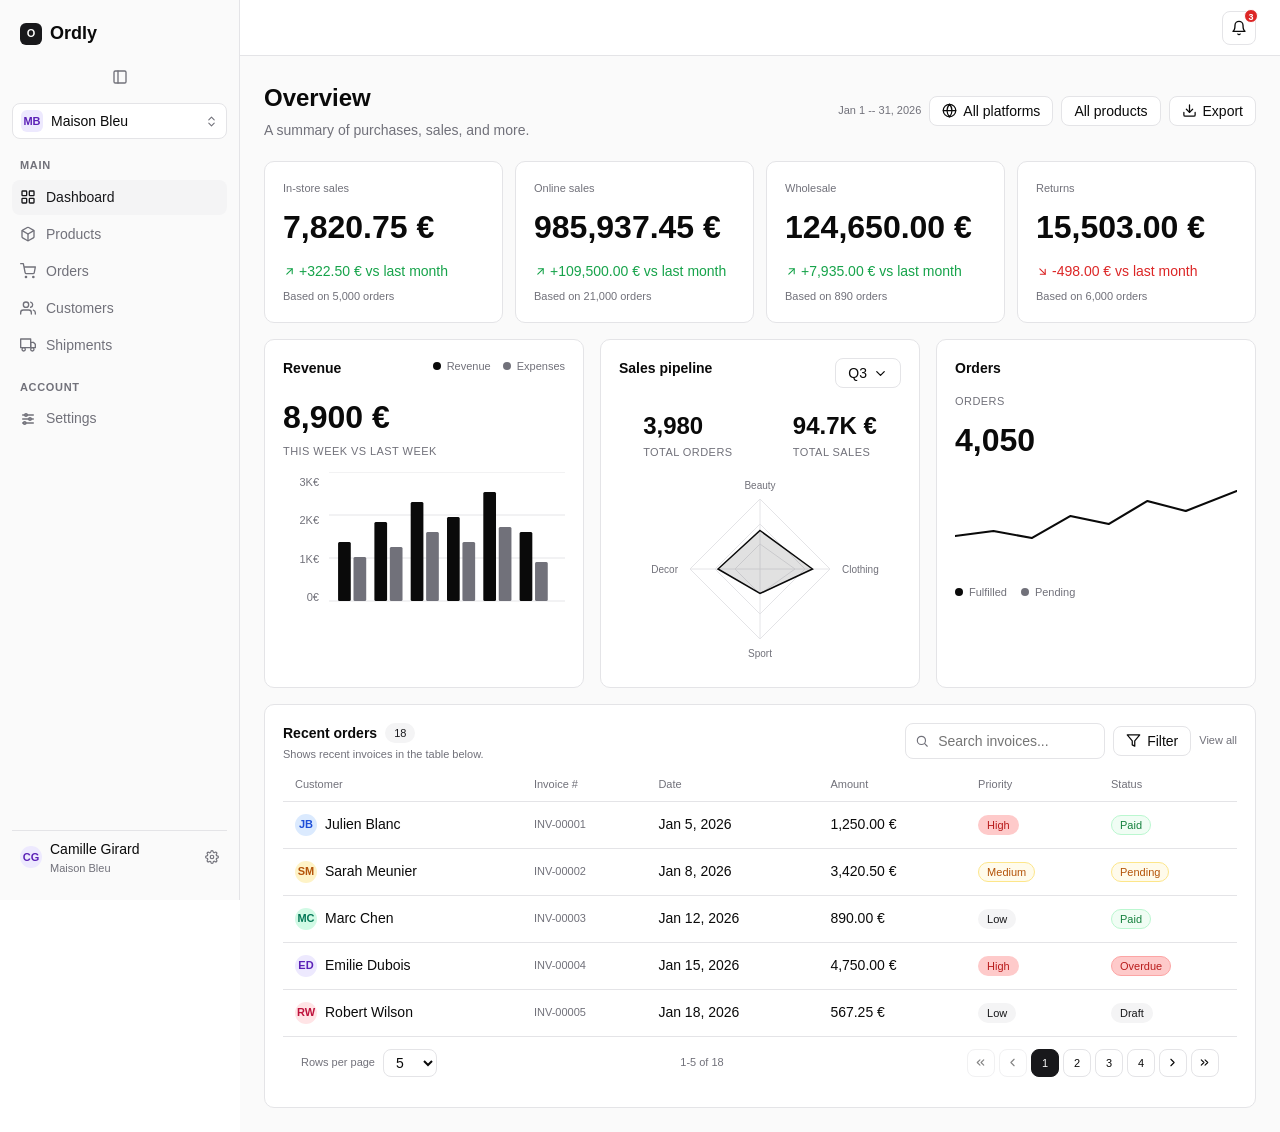
<file: demo-produit/dashboard.html>
<!DOCTYPE html>
<html lang="en">
<head>
<meta charset="UTF-8" />
<meta name="viewport" content="width=device-width, initial-scale=1.0" />
<title>Dashboard -- Ordly</title>
<link rel="stylesheet" href="styles.css" />
</head>
<body>
<div class="app-shell">
  <input type="checkbox" id="sidebar-toggle" class="sidebar-toggle-checkbox" />
  <aside class="app-sidebar">
    <div class="app-sidebar__brand">
      <span class="app-sidebar__brand-mark">O</span>
      <span class="app-sidebar__brand-word">Ordly</span>
    </div>
    <label for="sidebar-toggle" class="sidebar-toggle-btn" aria-label="Toggle sidebar">
      <svg viewBox="0 0 24 24" fill="none" stroke="currentColor" stroke-width="2" stroke-linecap="round" stroke-linejoin="round"><rect x="3" y="3" width="18" height="18" rx="2"></rect><path d="M9 3v18"></path></svg>
    </label>
    <div class="workspace-switcher">
      <span class="workspace-switcher__mark">MB</span>
      <select class="workspace-switcher__select" aria-label="Switch workspace">
        <option selected>Maison Bleu</option>
        <option>Nordbeam Home</option>
        <option>Loupiote Paris</option>
        <option>+ Add workspace</option>
      </select>
    </div>
    <nav class="app-sidebar__nav">
      <div class="app-sidebar__group-label">Main</div>
      <a href="dashboard.html" class="app-sidebar__link is-active">
        <svg viewBox="0 0 24 24" fill="none" stroke="currentColor" stroke-width="2" stroke-linecap="round" stroke-linejoin="round"><rect x="3" y="3" width="7" height="7" rx="1"></rect><rect x="14" y="3" width="7" height="7" rx="1"></rect><rect x="3" y="14" width="7" height="7" rx="1"></rect><rect x="14" y="14" width="7" height="7" rx="1"></rect></svg>
        <span class="app-sidebar__link-label">Dashboard</span>
      </a>
      <a href="tasks.html" class="app-sidebar__link">
        <svg viewBox="0 0 24 24" fill="none" stroke="currentColor" stroke-width="2" stroke-linecap="round" stroke-linejoin="round"><path d="M21 8a2 2 0 0 0-1-1.73l-7-4a2 2 0 0 0-2 0l-7 4A2 2 0 0 0 3 8v8a2 2 0 0 0 1 1.73l7 4a2 2 0 0 0 2 0l7-4a2 2 0 0 0 1-1.73z"></path><polyline points="3.29 7 12 12 20.71 7"></polyline><line x1="12" y1="22" x2="12" y2="12"></line></svg>
        <span class="app-sidebar__link-label">Products</span>
      </a>
      <a href="task-detail.html" class="app-sidebar__link">
        <svg viewBox="0 0 24 24" fill="none" stroke="currentColor" stroke-width="2" stroke-linecap="round" stroke-linejoin="round"><circle cx="9" cy="21" r="1"></circle><circle cx="20" cy="21" r="1"></circle><path d="M1 1h4l2.68 13.39a2 2 0 0 0 2 1.61h9.72a2 2 0 0 0 2-1.61L23 6H6"></path></svg>
        <span class="app-sidebar__link-label">Orders</span>
      </a>
      <a href="inbox.html" class="app-sidebar__link">
        <svg viewBox="0 0 24 24" fill="none" stroke="currentColor" stroke-width="2" stroke-linecap="round" stroke-linejoin="round"><path d="M17 21v-2a4 4 0 0 0-4-4H5a4 4 0 0 0-4 4v2"></path><circle cx="9" cy="7" r="4"></circle><path d="M23 21v-2a4 4 0 0 0-3-3.87"></path><path d="M16 3.13a4 4 0 0 1 0 7.75"></path></svg>
        <span class="app-sidebar__link-label">Customers</span>
      </a>
      <a href="analytics.html" class="app-sidebar__link">
        <svg viewBox="0 0 24 24" fill="none" stroke="currentColor" stroke-width="2" stroke-linecap="round" stroke-linejoin="round"><rect x="1" y="3" width="15" height="13"></rect><polygon points="16 8 20 8 23 11 23 16 16 16 16 8"></polygon><circle cx="5.5" cy="18.5" r="2.5"></circle><circle cx="18.5" cy="18.5" r="2.5"></circle></svg>
        <span class="app-sidebar__link-label">Shipments</span>
      </a>
      <div class="app-sidebar__group-label">Account</div>
      <a href="settings-profile.html" class="app-sidebar__link">
        <svg viewBox="0 0 24 24" fill="none" stroke="currentColor" stroke-width="2" stroke-linecap="round" stroke-linejoin="round"><line x1="4" y1="6" x2="20" y2="6"></line><circle cx="9" cy="6" r="2"></circle><line x1="4" y1="12" x2="20" y2="12"></line><circle cx="15" cy="12" r="2"></circle><line x1="4" y1="18" x2="20" y2="18"></line><circle cx="7" cy="18" r="2"></circle></svg>
        <span class="app-sidebar__link-label">Settings</span>
      </a>
    </nav>
    <div class="app-sidebar__footer">
      <span class="avatar avatar-sm avatar-violet">CG</span>
      <div class="app-sidebar__footer-text" style="flex: 1; min-width: 0;">
        <div style="font-size: var(--text-base); font-weight: 500; overflow: hidden; text-overflow: ellipsis; white-space: nowrap;">Camille Girard</div>
        <div class="text-sm muted" style="overflow: hidden; text-overflow: ellipsis; white-space: nowrap;">Maison Bleu</div>
      </div>
      <!-- ECART VOLONTAIRE (icone) : engrenage different de l'icone
           "sliders" utilisee pour Settings dans la nav juste au-dessus --
           meme fonction, deux glyphes distincts. -->
      <svg viewBox="0 0 24 24" fill="none" stroke="currentColor" stroke-width="2" stroke-linecap="round" stroke-linejoin="round" style="width: 14px; height: 14px; color: var(--muted-foreground); flex-shrink: 0;"><circle cx="12" cy="12" r="3"></circle><path d="M19.4 15a1.65 1.65 0 0 0 .33 1.82l.06.06a2 2 0 1 1-2.83 2.83l-.06-.06a1.65 1.65 0 0 0-1.82-.33 1.65 1.65 0 0 0-1 1.51V21a2 2 0 0 1-4 0v-.09A1.65 1.65 0 0 0 9 19.4a1.65 1.65 0 0 0-1.82.33l-.06.06a2 2 0 1 1-2.83-2.83l.06-.06a1.65 1.65 0 0 0 .33-1.82 1.65 1.65 0 0 0-1.51-1H3a2 2 0 0 1 0-4h.09A1.65 1.65 0 0 0 4.6 9a1.65 1.65 0 0 0-.33-1.82l-.06-.06a2 2 0 1 1 2.83-2.83l.06.06a1.65 1.65 0 0 0 1.82.33H9a1.65 1.65 0 0 0 1-1.51V3a2 2 0 0 1 4 0v.09a1.65 1.65 0 0 0 1 1.51 1.65 1.65 0 0 0 1.82-.33l.06-.06a2 2 0 1 1 2.83 2.83l-.06.06a1.65 1.65 0 0 0-.33 1.82V9a1.65 1.65 0 0 0 1.51 1H21a2 2 0 0 1 0 4h-.09a1.65 1.65 0 0 0-1.51 1z"></path></svg>
    </div>
  </aside>
  <label for="sidebar-toggle" class="sidebar-backdrop" aria-hidden="true"></label>

  <main class="app-main">
    <div class="app-topbar">
      <details class="notif-dropdown">
        <summary class="icon-btn" aria-label="Notifications">
          <svg viewBox="0 0 24 24" fill="none" stroke="currentColor" stroke-width="2" stroke-linecap="round" stroke-linejoin="round"><path d="M18 8a6 6 0 1 0-12 0c0 7-3 9-3 9h18s-3-2-3-9"></path><path d="M13.73 21a2 2 0 0 1-3.46 0"></path></svg>
          <span class="icon-btn-badge" aria-hidden="true">3</span>
        </summary>
        <div class="notif-panel">
          <div class="notif-panel__header">Notifications</div>
          <div class="notif-item">
            <span class="avatar avatar-sm avatar-blue">TB</span>
            <div>
              <div class="notif-text"><strong>Thomas Bernard</strong> flagged low stock on <em>Micro Peel Serum</em></div>
              <div class="notif-time">2 hours ago</div>
            </div>
          </div>
          <div class="notif-item">
            <span class="avatar avatar-sm avatar-emerald">LM</span>
            <div>
              <div class="notif-text"><strong>Lea Martin</strong> added the product <em>Radiance Ritual Set</em></div>
              <div class="notif-time">Yesterday</div>
            </div>
          </div>
          <div class="notif-item">
            <span class="avatar avatar-sm avatar-amber">SR</span>
            <div>
              <div class="notif-text"><strong>Sofia Rossi</strong> updated the price of <em>HydraBloom Night Cream</em></div>
              <div class="notif-time">2 days ago</div>
            </div>
          </div>
        </div>
      </details>
    </div>

    <div class="app-content">
      <div class="page-header">
        <div>
          <h1>Overview</h1>
          <p>A summary of purchases, sales, and more.</p>
        </div>
        <div class="row" style="gap: 8px;">
          <span class="text-sm muted">Jan 1 -- 31, 2026</span>
          <button class="btn btn-outline btn-sm">
            <svg viewBox="0 0 24 24" fill="none" stroke="currentColor" stroke-width="2" stroke-linecap="round" stroke-linejoin="round"><circle cx="12" cy="12" r="10"></circle><line x1="2" y1="12" x2="22" y2="12"></line><path d="M12 2a15.3 15.3 0 0 1 4 10 15.3 15.3 0 0 1-4 10 15.3 15.3 0 0 1-4-10 15.3 15.3 0 0 1 4-10z"></path></svg>
            All platforms
          </button>
          <button class="btn btn-outline btn-sm">All products</button>
          <button class="btn btn-outline btn-sm">
            <svg viewBox="0 0 24 24" fill="none" stroke="currentColor" stroke-width="2" stroke-linecap="round" stroke-linejoin="round"><path d="M21 15v4a2 2 0 0 1-2 2H5a2 2 0 0 1-2-2v-4"></path><polyline points="7 10 12 15 17 10"></polyline><line x1="12" y1="15" x2="12" y2="3"></line></svg>
            Export
          </button>
        </div>
      </div>

      <div class="kpi-grid">
        <div class="card kpi-card">
          <div class="kpi-label">In-store sales</div>
          <div class="kpi-value" style="margin-top: 6px;">7,820.75&nbsp;&euro;</div>
          <div style="margin-top: 10px;">
            <span class="trend-text is-up">
              <svg viewBox="0 0 24 24" fill="none" stroke="currentColor" stroke-width="2" stroke-linecap="round" stroke-linejoin="round"><line x1="7" y1="17" x2="17" y2="7"></line><polyline points="8 7 17 7 17 16"></polyline></svg>
              +322.50&nbsp;&euro; vs last month
            </span>
          </div>
          <div class="text-sm muted" style="margin-top: 4px;">Based on 5,000 orders</div>
        </div>
        <div class="card kpi-card">
          <div class="kpi-label">Online sales</div>
          <div class="kpi-value" style="margin-top: 6px;">985,937.45&nbsp;&euro;</div>
          <div style="margin-top: 10px;">
            <span class="trend-text is-up">
              <svg viewBox="0 0 24 24" fill="none" stroke="currentColor" stroke-width="2" stroke-linecap="round" stroke-linejoin="round"><line x1="7" y1="17" x2="17" y2="7"></line><polyline points="8 7 17 7 17 16"></polyline></svg>
              +109,500.00&nbsp;&euro; vs last month
            </span>
          </div>
          <div class="text-sm muted" style="margin-top: 4px;">Based on 21,000 orders</div>
        </div>
        <div class="card kpi-card">
          <div class="kpi-label">Wholesale</div>
          <div class="kpi-value" style="margin-top: 6px;">124,650.00&nbsp;&euro;</div>
          <div style="margin-top: 10px;">
            <span class="trend-text is-up">
              <svg viewBox="0 0 24 24" fill="none" stroke="currentColor" stroke-width="2" stroke-linecap="round" stroke-linejoin="round"><line x1="7" y1="17" x2="17" y2="7"></line><polyline points="8 7 17 7 17 16"></polyline></svg>
              +7,935.00&nbsp;&euro; vs last month
            </span>
          </div>
          <div class="text-sm muted" style="margin-top: 4px;">Based on 890 orders</div>
        </div>
        <div class="card kpi-card">
          <div class="kpi-label">Returns</div>
          <div class="kpi-value" style="margin-top: 6px;">15,503.00&nbsp;&euro;</div>
          <div style="margin-top: 10px;">
            <span class="trend-text is-down">
              <svg viewBox="0 0 24 24" fill="none" stroke="currentColor" stroke-width="2" stroke-linecap="round" stroke-linejoin="round"><line x1="7" y1="7" x2="17" y2="17"></line><polyline points="17 8 17 17 8 17"></polyline></svg>
              -498.00&nbsp;&euro; vs last month
            </span>
          </div>
          <div class="text-sm muted" style="margin-top: 4px;">Based on 6,000 orders</div>
        </div>
      </div>

      <div class="grid-3" style="margin-top: 16px;">
        <div class="card">
          <div class="card-header">
            <div class="card-title">Revenue</div>
            <div class="row" style="gap: 12px;">
              <span class="legend-item"><span class="legend-dot" style="background: var(--foreground);"></span>Revenue</span>
              <span class="legend-item"><span class="legend-dot" style="background: var(--muted-foreground);"></span>Expenses</span>
            </div>
          </div>
          <div class="kpi-value">8,900&nbsp;&euro;</div>
          <div class="text-sm muted" style="margin: 2px 0 12px; text-transform: uppercase; letter-spacing: 0.04em;">This week vs last week</div>
          <div class="chart-frame">
            <div class="chart-frame__yaxis">
              <span>3K&euro;</span>
              <span>2K&euro;</span>
              <span>1K&euro;</span>
              <span>0&euro;</span>
            </div>
            <div class="chart-frame__plot">
              <svg viewBox="0 0 260 130" preserveAspectRatio="none" style="width: 100%; height: 130px;">
                <line x1="0" y1="0" x2="260" y2="0" class="chart-gridline" />
                <line x1="0" y1="43" x2="260" y2="43" class="chart-gridline" />
                <line x1="0" y1="86" x2="260" y2="86" class="chart-gridline" />
                <line x1="0" y1="129" x2="260" y2="129" class="chart-gridline" />
                <rect x="10" y="70" width="14" height="59" fill="var(--foreground)" rx="1.5" />
                <rect x="27" y="85" width="14" height="44" fill="var(--muted-foreground)" rx="1.5" />
                <rect x="50" y="50" width="14" height="79" fill="var(--foreground)" rx="1.5" />
                <rect x="67" y="75" width="14" height="54" fill="var(--muted-foreground)" rx="1.5" />
                <rect x="90" y="30" width="14" height="99" fill="var(--foreground)" rx="1.5" />
                <rect x="107" y="60" width="14" height="69" fill="var(--muted-foreground)" rx="1.5" />
                <rect x="130" y="45" width="14" height="84" fill="var(--foreground)" rx="1.5" />
                <rect x="147" y="70" width="14" height="59" fill="var(--muted-foreground)" rx="1.5" />
                <rect x="170" y="20" width="14" height="109" fill="var(--foreground)" rx="1.5" />
                <rect x="187" y="55" width="14" height="74" fill="var(--muted-foreground)" rx="1.5" />
                <rect x="210" y="60" width="14" height="69" fill="var(--foreground)" rx="1.5" />
                <rect x="227" y="90" width="14" height="39" fill="var(--muted-foreground)" rx="1.5" />
              </svg>
            </div>
          </div>
        </div>

        <div class="card">
          <div class="card-header">
            <div class="card-title">Sales pipeline</div>
            <button class="btn btn-outline btn-sm">
              Q3
              <svg viewBox="0 0 24 24" fill="none" stroke="currentColor" stroke-width="2" stroke-linecap="round" stroke-linejoin="round"><polyline points="6 9 12 15 18 9"></polyline></svg>
            </button>
          </div>
          <div class="row" style="justify-content: space-around; margin-bottom: 8px;">
            <div>
              <div class="kpi-value" style="font-size: var(--text-xl);">3,980</div>
              <div class="text-sm muted" style="text-transform: uppercase; letter-spacing: 0.04em;">Total orders</div>
            </div>
            <div>
              <div class="kpi-value" style="font-size: var(--text-xl);">94.7K&nbsp;&euro;</div>
              <div class="text-sm muted" style="text-transform: uppercase; letter-spacing: 0.04em;">Total sales</div>
            </div>
          </div>
          <svg class="radar-chart" viewBox="0 0 260 200" style="width: 260px;">
            <polygon class="radar-grid" points="130,30 200,100 130,170 60,100" />
            <polygon class="radar-grid" points="130,55 175,100 130,145 85,100" />
            <polygon class="radar-grid" points="130,75 165,100 130,125 105,100" />
            <line class="radar-axis" x1="130" y1="100" x2="130" y2="30" />
            <line class="radar-axis" x1="130" y1="100" x2="200" y2="100" />
            <line class="radar-axis" x1="130" y1="100" x2="130" y2="170" />
            <line class="radar-axis" x1="130" y1="100" x2="60" y2="100" />
            <polygon class="radar-shape" points="130,61.5 182.5,100 130,124.5 88,100" />
            <text x="130" y="20" text-anchor="middle">Beauty</text>
            <text x="212" y="104" text-anchor="start">Clothing</text>
            <text x="130" y="188" text-anchor="middle">Sport</text>
            <text x="48" y="104" text-anchor="end">Decor</text>
          </svg>
        </div>

        <div class="card">
          <div class="card-header">
            <div class="card-title">Orders</div>
          </div>
          <div class="text-sm muted" style="text-transform: uppercase; letter-spacing: 0.04em;">Orders</div>
          <div class="kpi-value">4,050</div>
          <svg viewBox="0 0 220 90" preserveAspectRatio="none" style="width: 100%; height: 90px; margin: 12px 0;">
            <polyline points="0,60 30,55 60,62 90,40 120,48 150,25 180,35 220,15" fill="none" stroke="var(--foreground)" stroke-width="2" stroke-linecap="round" stroke-linejoin="round" />
          </svg>
          <div class="row" style="gap: 14px;">
            <span class="legend-item"><span class="legend-dot" style="background: var(--foreground);"></span>Fulfilled</span>
            <span class="legend-item"><span class="legend-dot" style="background: var(--muted-foreground);"></span>Pending</span>
          </div>
        </div>
      </div>

      <div class="card" style="margin-top: 16px;">
        <div class="card-header">
          <div>
            <div class="row" style="gap: 8px;">
              <span class="card-title">Recent orders</span>
              <span class="badge badge-neutral">18</span>
            </div>
            <div class="card-subtitle">Shows recent invoices in the table below.</div>
          </div>
          <div class="row toolbar" style="gap: 8px; margin: 0;">
            <div class="search" style="max-width: 200px; flex: none;">
              <svg viewBox="0 0 24 24" fill="none" stroke="currentColor" stroke-width="2" stroke-linecap="round" stroke-linejoin="round"><circle cx="11" cy="11" r="7"></circle><line x1="21" y1="21" x2="16.65" y2="16.65"></line></svg>
              <input type="search" placeholder="Search invoices..." />
            </div>
            <button class="btn btn-outline btn-sm">
              <svg viewBox="0 0 24 24" fill="none" stroke="currentColor" stroke-width="2" stroke-linecap="round" stroke-linejoin="round"><polygon points="22 3 2 3 10 12.46 10 19 14 21 14 12.46 22 3"></polygon></svg>
              Filter
            </button>
            <a href="task-detail.html" class="text-sm muted" style="text-decoration: none;">View all</a>
          </div>
        </div>
        <div class="table-scroll">
        <table>
          <thead>
            <tr>
              <th>Customer</th>
              <th>Invoice #</th>
              <th>Date</th>
              <th>Amount</th>
              <th>Priority</th>
              <th>Status</th>
            </tr>
          </thead>
          <tbody>
            <tr>
              <td><div class="table-cell-user"><span class="avatar avatar-sm avatar-blue">JB</span> Julien Blanc</div></td>
              <td class="text-sm muted">INV-00001</td>
              <td>Jan 5, 2026</td>
              <td style="font-weight: 500;">1,250.00&nbsp;&euro;</td>
              <td><span class="badge" style="background: #fecaca; color: #b91c1c;">High</span></td>
              <td><span class="badge badge-success">Paid</span></td>
            </tr>
            <tr>
              <td><div class="table-cell-user"><span class="avatar avatar-sm avatar-amber">SM</span> Sarah Meunier</div></td>
              <td class="text-sm muted">INV-00002</td>
              <td>Jan 8, 2026</td>
              <td style="font-weight: 500;">3,420.50&nbsp;&euro;</td>
              <td><span class="badge badge-warning">Medium</span></td>
              <td><span class="badge badge-warning">Pending</span></td>
            </tr>
            <tr>
              <td><div class="table-cell-user"><span class="avatar avatar-sm avatar-emerald">MC</span> Marc Chen</div></td>
              <td class="text-sm muted">INV-00003</td>
              <td>Jan 12, 2026</td>
              <td style="font-weight: 500;">890.00&nbsp;&euro;</td>
              <td><span class="badge badge-neutral">Low</span></td>
              <td><span class="badge badge-success">Paid</span></td>
            </tr>
            <tr>
              <td><div class="table-cell-user"><span class="avatar avatar-sm avatar-violet">ED</span> Emilie Dubois</div></td>
              <td class="text-sm muted">INV-00004</td>
              <td>Jan 15, 2026</td>
              <td style="font-weight: 500;">4,750.00&nbsp;&euro;</td>
              <td><span class="badge" style="background: #fecaca; color: #b91c1c;">High</span></td>
              <!-- ECART VOLONTAIRE (visuel/contraste) : le badge "Overdue"
                   est en rouge clair sur rouge fonce, un contraste
                   insuffisant (proche de 3:1) compare aux autres badges du
                   systeme -- exactement le type d'ecart que la matrice A11y
                   de Deltarule est censee detecter. -->
              <td><span class="badge" style="background: #fecaca; color: #b91c1c; border-color: #fca5a5;">Overdue</span></td>
            </tr>
            <tr>
              <td><div class="table-cell-user"><span class="avatar avatar-sm avatar-rose">RW</span> Robert Wilson</div></td>
              <td class="text-sm muted">INV-00005</td>
              <td>Jan 18, 2026</td>
              <td style="font-weight: 500;">567.25&nbsp;&euro;</td>
              <td><span class="badge badge-neutral">Low</span></td>
              <td><span class="badge badge-neutral">Draft</span></td>
            </tr>
          </tbody>
        </table>
        </div>
        <div class="row" style="justify-content: space-between; padding: 12px 18px; border-top: 1px solid var(--border);">
          <div class="row" style="gap: 8px;">
            <span class="text-sm muted">Rows per page</span>
            <select style="width: auto; height: 28px; padding: 0 8px;" aria-label="Rows per page">
              <option selected>5</option>
              <option>10</option>
              <option>25</option>
            </select>
          </div>
          <span class="text-sm muted">1-5 of 18</span>
          <div class="pagination">
            <button class="pagination__btn" disabled aria-label="First page">
              <svg viewBox="0 0 24 24" fill="none" stroke="currentColor" stroke-width="2" stroke-linecap="round" stroke-linejoin="round"><polyline points="11 17 6 12 11 7"></polyline><polyline points="18 17 13 12 18 7"></polyline></svg>
            </button>
            <button class="pagination__btn" disabled aria-label="Previous page">
              <svg viewBox="0 0 24 24" fill="none" stroke="currentColor" stroke-width="2" stroke-linecap="round" stroke-linejoin="round"><polyline points="15 18 9 12 15 6"></polyline></svg>
            </button>
            <button class="pagination__btn is-active" aria-current="page">1</button>
            <button class="pagination__btn">2</button>
            <button class="pagination__btn">3</button>
            <button class="pagination__btn">4</button>
            <button class="pagination__btn" aria-label="Next page">
              <svg viewBox="0 0 24 24" fill="none" stroke="currentColor" stroke-width="2" stroke-linecap="round" stroke-linejoin="round"><polyline points="9 18 15 12 9 6"></polyline></svg>
            </button>
            <button class="pagination__btn" aria-label="Last page">
              <svg viewBox="0 0 24 24" fill="none" stroke="currentColor" stroke-width="2" stroke-linecap="round" stroke-linejoin="round"><polyline points="13 17 18 12 13 7"></polyline><polyline points="6 17 11 12 6 7"></polyline></svg>
            </button>
          </div>
        </div>
      </div>
    </div>
  </main>
</div>
</body>
</html>
</file>
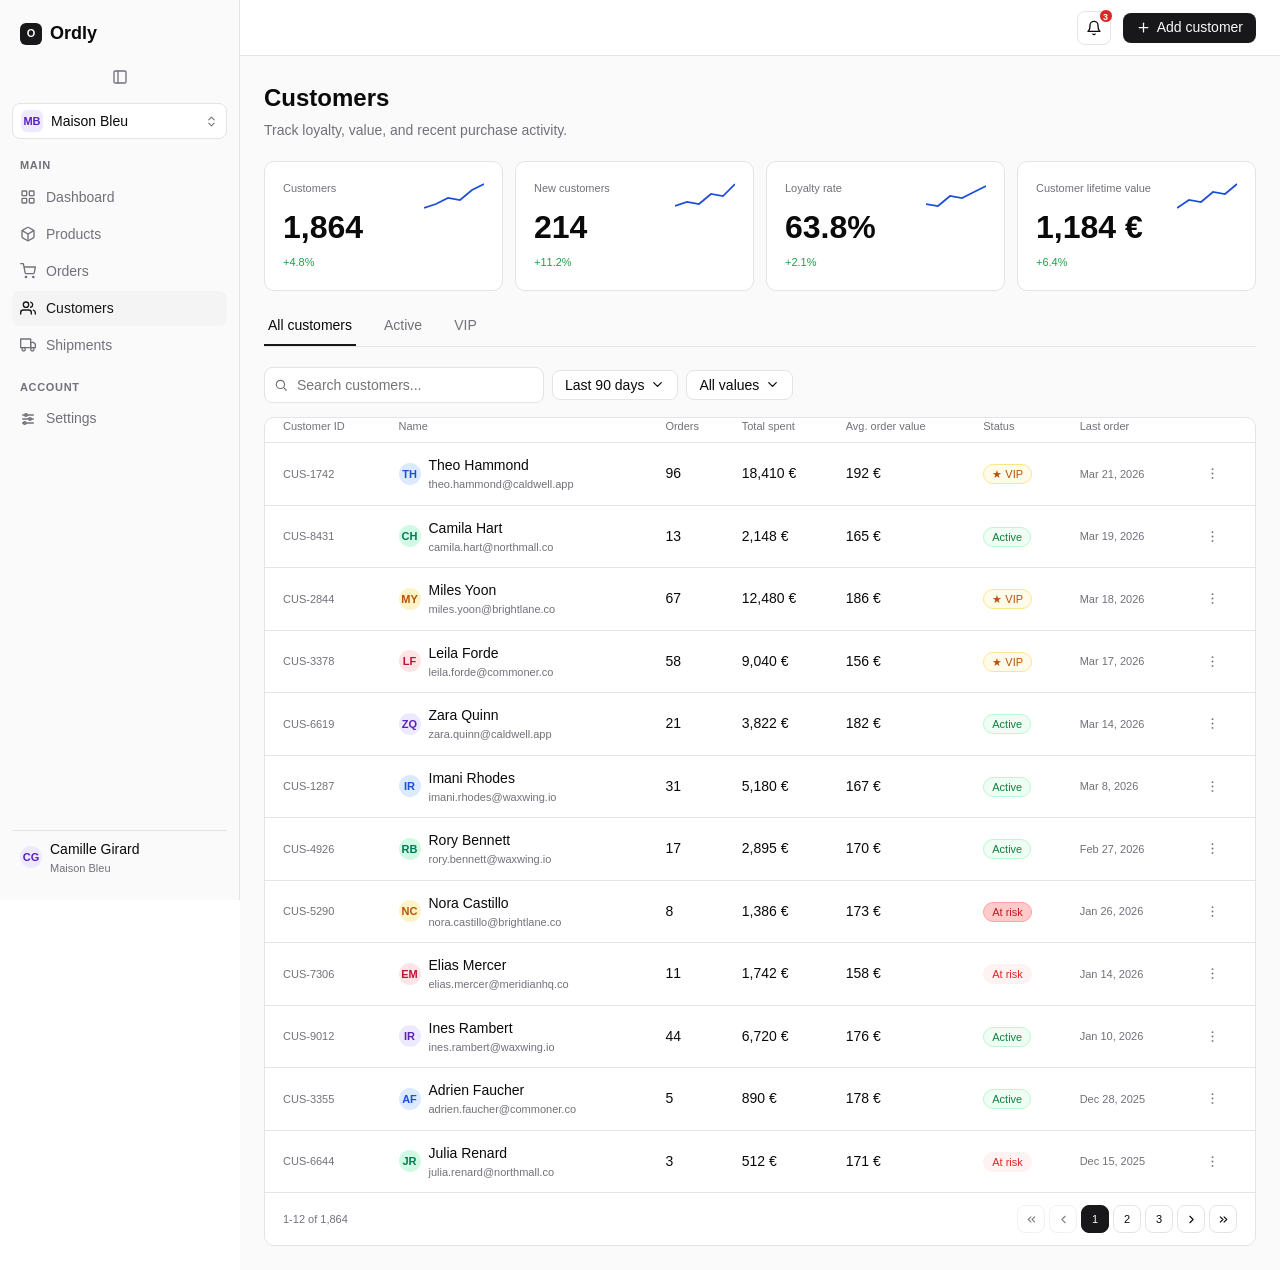
<file: demo-produit/inbox.html>
<!DOCTYPE html>
<html lang="en">
<head>
<meta charset="UTF-8" />
<meta name="viewport" content="width=device-width, initial-scale=1.0" />
<title>Customers -- Ordly</title>
<link rel="stylesheet" href="styles.css" />
</head>
<body>
<div class="app-shell">
  <input type="checkbox" id="sidebar-toggle" class="sidebar-toggle-checkbox" />
  <aside class="app-sidebar">
    <div class="app-sidebar__brand">
      <span class="app-sidebar__brand-mark">O</span>
      <span class="app-sidebar__brand-word">Ordly</span>
    </div>
    <label for="sidebar-toggle" class="sidebar-toggle-btn" aria-label="Toggle sidebar">
      <svg viewBox="0 0 24 24" fill="none" stroke="currentColor" stroke-width="2" stroke-linecap="round" stroke-linejoin="round"><rect x="3" y="3" width="18" height="18" rx="2"></rect><path d="M9 3v18"></path></svg>
    </label>
    <div class="workspace-switcher">
      <span class="workspace-switcher__mark">MB</span>
      <select class="workspace-switcher__select" aria-label="Switch workspace">
        <option selected>Maison Bleu</option>
        <option>Nordbeam Home</option>
        <option>Loupiote Paris</option>
        <option>+ Add workspace</option>
      </select>
    </div>
    <nav class="app-sidebar__nav">
      <div class="app-sidebar__group-label">Main</div>
      <a href="dashboard.html" class="app-sidebar__link">
        <svg viewBox="0 0 24 24" fill="none" stroke="currentColor" stroke-width="2" stroke-linecap="round" stroke-linejoin="round"><rect x="3" y="3" width="7" height="7" rx="1"></rect><rect x="14" y="3" width="7" height="7" rx="1"></rect><rect x="3" y="14" width="7" height="7" rx="1"></rect><rect x="14" y="14" width="7" height="7" rx="1"></rect></svg>
        <span class="app-sidebar__link-label">Dashboard</span>
      </a>
      <a href="tasks.html" class="app-sidebar__link">
        <svg viewBox="0 0 24 24" fill="none" stroke="currentColor" stroke-width="2" stroke-linecap="round" stroke-linejoin="round"><path d="M21 8a2 2 0 0 0-1-1.73l-7-4a2 2 0 0 0-2 0l-7 4A2 2 0 0 0 3 8v8a2 2 0 0 0 1 1.73l7 4a2 2 0 0 0 2 0l7-4a2 2 0 0 0 1-1.73z"></path><polyline points="3.29 7 12 12 20.71 7"></polyline><line x1="12" y1="22" x2="12" y2="12"></line></svg>
        <span class="app-sidebar__link-label">Products</span>
      </a>
      <a href="task-detail.html" class="app-sidebar__link">
        <svg viewBox="0 0 24 24" fill="none" stroke="currentColor" stroke-width="2" stroke-linecap="round" stroke-linejoin="round"><circle cx="9" cy="21" r="1"></circle><circle cx="20" cy="21" r="1"></circle><path d="M1 1h4l2.68 13.39a2 2 0 0 0 2 1.61h9.72a2 2 0 0 0 2-1.61L23 6H6"></path></svg>
        <span class="app-sidebar__link-label">Orders</span>
      </a>
      <a href="inbox.html" class="app-sidebar__link is-active">
        <svg viewBox="0 0 24 24" fill="none" stroke="currentColor" stroke-width="2" stroke-linecap="round" stroke-linejoin="round"><path d="M17 21v-2a4 4 0 0 0-4-4H5a4 4 0 0 0-4 4v2"></path><circle cx="9" cy="7" r="4"></circle><path d="M23 21v-2a4 4 0 0 0-3-3.87"></path><path d="M16 3.13a4 4 0 0 1 0 7.75"></path></svg>
        <span class="app-sidebar__link-label">Customers</span>
      </a>
      <a href="analytics.html" class="app-sidebar__link">
        <svg viewBox="0 0 24 24" fill="none" stroke="currentColor" stroke-width="2" stroke-linecap="round" stroke-linejoin="round"><rect x="1" y="3" width="15" height="13"></rect><polygon points="16 8 20 8 23 11 23 16 16 16 16 8"></polygon><circle cx="5.5" cy="18.5" r="2.5"></circle><circle cx="18.5" cy="18.5" r="2.5"></circle></svg>
        <span class="app-sidebar__link-label">Shipments</span>
      </a>
      <div class="app-sidebar__group-label">Account</div>
      <a href="settings-profile.html" class="app-sidebar__link">
        <svg viewBox="0 0 24 24" fill="none" stroke="currentColor" stroke-width="2" stroke-linecap="round" stroke-linejoin="round"><line x1="4" y1="6" x2="20" y2="6"></line><circle cx="9" cy="6" r="2"></circle><line x1="4" y1="12" x2="20" y2="12"></line><circle cx="15" cy="12" r="2"></circle><line x1="4" y1="18" x2="20" y2="18"></line><circle cx="7" cy="18" r="2"></circle></svg>
        <span class="app-sidebar__link-label">Settings</span>
      </a>
    </nav>
    <div class="app-sidebar__footer">
      <span class="avatar avatar-sm avatar-violet">CG</span>
      <div class="app-sidebar__footer-text" style="flex: 1; min-width: 0;">
        <div style="font-size: var(--text-base); font-weight: 500; overflow: hidden; text-overflow: ellipsis; white-space: nowrap;">Camille Girard</div>
        <div class="text-sm muted" style="overflow: hidden; text-overflow: ellipsis; white-space: nowrap;">Maison Bleu</div>
      </div>
    </div>
  </aside>
  <label for="sidebar-toggle" class="sidebar-backdrop" aria-hidden="true"></label>

  <main class="app-main">
    <div class="app-topbar">
      <details class="notif-dropdown">
        <summary class="icon-btn" aria-label="Notifications">
          <svg viewBox="0 0 24 24" fill="none" stroke="currentColor" stroke-width="2" stroke-linecap="round" stroke-linejoin="round"><path d="M18 8a6 6 0 1 0-12 0c0 7-3 9-3 9h18s-3-2-3-9"></path><path d="M13.73 21a2 2 0 0 1-3.46 0"></path></svg>
          <span class="icon-btn-badge" aria-hidden="true">3</span>
        </summary>
        <div class="notif-panel">
          <div class="notif-panel__header">Notifications</div>
          <div class="notif-item">
            <span class="avatar avatar-sm avatar-blue">TB</span>
            <div>
              <div class="notif-text"><strong>Thomas Bernard</strong> moved <em>Miles Yoon</em> to VIP status</div>
              <div class="notif-time">2 hours ago</div>
            </div>
          </div>
          <div class="notif-item">
            <span class="avatar avatar-sm avatar-emerald">LM</span>
            <div>
              <div class="notif-text"><strong>Lea Martin</strong> reached out to <em>Nora Castillo</em> (at risk)</div>
              <div class="notif-time">Yesterday</div>
            </div>
          </div>
          <div class="notif-item">
            <span class="avatar avatar-sm avatar-amber">SR</span>
            <div>
              <div class="notif-text"><strong>Sofia Rossi</strong> added the customer <em>Julia Renard</em></div>
              <div class="notif-time">2 days ago</div>
            </div>
          </div>
        </div>
      </details>
      <a href="#" class="btn btn-primary btn-sm">
        <svg viewBox="0 0 24 24" fill="none" stroke="currentColor" stroke-width="2" stroke-linecap="round" stroke-linejoin="round"><line x1="12" y1="5" x2="12" y2="19"></line><line x1="5" y1="12" x2="19" y2="12"></line></svg>
        Add customer
      </a>
    </div>

    <div class="app-content">
      <div class="page-header">
        <div>
          <h1>Customers</h1>
          <p>Track loyalty, value, and recent purchase activity.</p>
        </div>
      </div>

      <div class="kpi-grid">
        <div class="card kpi-card kpi-card--split">
          <div>
            <div class="kpi-label">Customers</div>
            <div class="kpi-value">1,864</div>
            <span class="trend-text is-up" style="font-size: var(--text-micro);">+4.8%</span>
          </div>
          <svg class="kpi-sparkline-mini" viewBox="0 0 60 32" preserveAspectRatio="none">
            <polyline points="0,28 12,24 24,18 36,20 48,10 60,4"></polyline>
          </svg>
        </div>
        <div class="card kpi-card kpi-card--split">
          <div>
            <div class="kpi-label">New customers</div>
            <div class="kpi-value">214</div>
            <span class="trend-text is-up" style="font-size: var(--text-micro);">+11.2%</span>
          </div>
          <svg class="kpi-sparkline-mini" viewBox="0 0 60 32" preserveAspectRatio="none">
            <polyline points="0,26 12,22 24,24 36,14 48,16 60,4"></polyline>
          </svg>
        </div>
        <div class="card kpi-card kpi-card--split">
          <div>
            <div class="kpi-label">Loyalty rate</div>
            <div class="kpi-value">63.8%</div>
            <span class="trend-text is-up" style="font-size: var(--text-micro);">+2.1%</span>
          </div>
          <svg class="kpi-sparkline-mini" viewBox="0 0 60 32" preserveAspectRatio="none">
            <polyline points="0,24 12,26 24,16 36,18 48,12 60,6"></polyline>
          </svg>
        </div>
        <div class="card kpi-card kpi-card--split">
          <div>
            <div class="kpi-label">Customer lifetime value</div>
            <div class="kpi-value">1,184&nbsp;&euro;</div>
            <span class="trend-text is-up" style="font-size: var(--text-micro);">+6.4%</span>
          </div>
          <svg class="kpi-sparkline-mini" viewBox="0 0 60 32" preserveAspectRatio="none">
            <polyline points="0,28 12,20 24,22 36,12 48,14 60,4"></polyline>
          </svg>
        </div>
      </div>

      <div class="tabs" style="margin-top: 16px;">
        <a href="#" class="is-active">All customers</a>
        <a href="#">Active</a>
        <a href="#">VIP</a>
      </div>

      <div class="toolbar">
        <div class="search">
          <svg viewBox="0 0 24 24" fill="none" stroke="currentColor" stroke-width="2" stroke-linecap="round" stroke-linejoin="round"><circle cx="11" cy="11" r="7"></circle><line x1="21" y1="21" x2="16.65" y2="16.65"></line></svg>
          <input type="search" placeholder="Search customers..." />
        </div>
        <button class="btn btn-outline btn-sm">
          Last 90 days
          <svg viewBox="0 0 24 24" fill="none" stroke="currentColor" stroke-width="2" stroke-linecap="round" stroke-linejoin="round"><polyline points="6 9 12 15 18 9"></polyline></svg>
        </button>
        <button class="btn btn-outline btn-sm">
          All values
          <svg viewBox="0 0 24 24" fill="none" stroke="currentColor" stroke-width="2" stroke-linecap="round" stroke-linejoin="round"><polyline points="6 9 12 15 18 9"></polyline></svg>
        </button>
      </div>

      <div class="card" style="padding: 0;">
        <div class="table-scroll">
        <table>
          <thead>
            <tr>
              <th style="padding-left: 18px;">Customer ID</th>
              <th>Name</th>
              <th>Orders</th>
              <th>Total spent</th>
              <th>Avg. order value</th>
              <th>Status</th>
              <th>Last order</th>
              <th></th>
            </tr>
          </thead>
          <tbody>
            <tr>
              <td style="padding-left: 18px;" class="text-sm muted">CUS-1742</td>
              <td><div class="table-cell-user"><span class="avatar avatar-sm avatar-blue">TH</span> <div><div>Theo Hammond</div><div class="text-sm muted">theo.hammond@caldwell.app</div></div></div></td>
              <td>96</td>
              <td>18,410&nbsp;&euro;</td>
              <td>192&nbsp;&euro;</td>
              <td><span class="badge badge-warning">&#9733; VIP</span></td>
              <td class="text-sm muted">Mar 21, 2026</td>
              <td><button type="button" class="row-menu" aria-label="Actions"><svg viewBox="0 0 24 24" fill="currentColor"><circle cx="12" cy="5" r="1.5"></circle><circle cx="12" cy="12" r="1.5"></circle><circle cx="12" cy="19" r="1.5"></circle></svg></button></td>
            </tr>
            <tr>
              <td style="padding-left: 18px;" class="text-sm muted">CUS-8431</td>
              <td><div class="table-cell-user"><span class="avatar avatar-sm avatar-emerald">CH</span> <div><div>Camila Hart</div><div class="text-sm muted">camila.hart@northmall.co</div></div></div></td>
              <td>13</td>
              <td>2,148&nbsp;&euro;</td>
              <td>165&nbsp;&euro;</td>
              <td><span class="badge badge-success">Active</span></td>
              <td class="text-sm muted">Mar 19, 2026</td>
              <td><button type="button" class="row-menu" aria-label="Actions"><svg viewBox="0 0 24 24" fill="currentColor"><circle cx="12" cy="5" r="1.5"></circle><circle cx="12" cy="12" r="1.5"></circle><circle cx="12" cy="19" r="1.5"></circle></svg></button></td>
            </tr>
            <tr>
              <td style="padding-left: 18px;" class="text-sm muted">CUS-2844</td>
              <td><div class="table-cell-user"><span class="avatar avatar-sm avatar-amber">MY</span> <div><div>Miles Yoon</div><div class="text-sm muted">miles.yoon@brightlane.co</div></div></div></td>
              <td>67</td>
              <td>12,480&nbsp;&euro;</td>
              <td>186&nbsp;&euro;</td>
              <td><span class="badge badge-warning">&#9733; VIP</span></td>
              <td class="text-sm muted">Mar 18, 2026</td>
              <td><button type="button" class="row-menu" aria-label="Actions"><svg viewBox="0 0 24 24" fill="currentColor"><circle cx="12" cy="5" r="1.5"></circle><circle cx="12" cy="12" r="1.5"></circle><circle cx="12" cy="19" r="1.5"></circle></svg></button></td>
            </tr>
            <tr>
              <td style="padding-left: 18px;" class="text-sm muted">CUS-3378</td>
              <td><div class="table-cell-user"><span class="avatar avatar-sm avatar-rose">LF</span> <div><div>Leila Forde</div><div class="text-sm muted">leila.forde@commoner.co</div></div></div></td>
              <td>58</td>
              <td>9,040&nbsp;&euro;</td>
              <td>156&nbsp;&euro;</td>
              <td><span class="badge badge-warning">&#9733; VIP</span></td>
              <td class="text-sm muted">Mar 17, 2026</td>
              <td><button type="button" class="row-menu" aria-label="Actions"><svg viewBox="0 0 24 24" fill="currentColor"><circle cx="12" cy="5" r="1.5"></circle><circle cx="12" cy="12" r="1.5"></circle><circle cx="12" cy="19" r="1.5"></circle></svg></button></td>
            </tr>
            <tr>
              <td style="padding-left: 18px;" class="text-sm muted">CUS-6619</td>
              <td><div class="table-cell-user"><span class="avatar avatar-sm avatar-violet">ZQ</span> <div><div>Zara Quinn</div><div class="text-sm muted">zara.quinn@caldwell.app</div></div></div></td>
              <td>21</td>
              <td>3,822&nbsp;&euro;</td>
              <td>182&nbsp;&euro;</td>
              <td><span class="badge badge-success">Active</span></td>
              <td class="text-sm muted">Mar 14, 2026</td>
              <td><button type="button" class="row-menu" aria-label="Actions"><svg viewBox="0 0 24 24" fill="currentColor"><circle cx="12" cy="5" r="1.5"></circle><circle cx="12" cy="12" r="1.5"></circle><circle cx="12" cy="19" r="1.5"></circle></svg></button></td>
            </tr>
            <tr>
              <td style="padding-left: 18px;" class="text-sm muted">CUS-1287</td>
              <td><div class="table-cell-user"><span class="avatar avatar-sm avatar-blue">IR</span> <div><div>Imani Rhodes</div><div class="text-sm muted">imani.rhodes@waxwing.io</div></div></div></td>
              <td>31</td>
              <td>5,180&nbsp;&euro;</td>
              <td>167&nbsp;&euro;</td>
              <td><span class="badge badge-success">Active</span></td>
              <td class="text-sm muted">Mar 8, 2026</td>
              <td><button type="button" class="row-menu" aria-label="Actions"><svg viewBox="0 0 24 24" fill="currentColor"><circle cx="12" cy="5" r="1.5"></circle><circle cx="12" cy="12" r="1.5"></circle><circle cx="12" cy="19" r="1.5"></circle></svg></button></td>
            </tr>
            <tr>
              <td style="padding-left: 18px;" class="text-sm muted">CUS-4926</td>
              <td><div class="table-cell-user"><span class="avatar avatar-sm avatar-emerald">RB</span> <div><div>Rory Bennett</div><div class="text-sm muted">rory.bennett@waxwing.io</div></div></div></td>
              <td>17</td>
              <td>2,895&nbsp;&euro;</td>
              <td>170&nbsp;&euro;</td>
              <td><span class="badge badge-success">Active</span></td>
              <td class="text-sm muted">Feb 27, 2026</td>
              <td><button type="button" class="row-menu" aria-label="Actions"><svg viewBox="0 0 24 24" fill="currentColor"><circle cx="12" cy="5" r="1.5"></circle><circle cx="12" cy="12" r="1.5"></circle><circle cx="12" cy="19" r="1.5"></circle></svg></button></td>
            </tr>
            <tr>
              <!-- ECART VOLONTAIRE (visuel/contraste) : le badge "At risk"
                   est en rouge clair sur rouge fonce, un contraste
                   insuffisant (proche de 3:1) compare aux autres badges du
                   systeme -- exactement le type d'ecart que la matrice A11y
                   de Deltarule est censee detecter. -->
              <td style="padding-left: 18px;" class="text-sm muted">CUS-5290</td>
              <td><div class="table-cell-user"><span class="avatar avatar-sm avatar-amber">NC</span> <div><div>Nora Castillo</div><div class="text-sm muted">nora.castillo@brightlane.co</div></div></div></td>
              <td>8</td>
              <td>1,386&nbsp;&euro;</td>
              <td>173&nbsp;&euro;</td>
              <td><span class="badge" style="background: #fecaca; color: #b91c1c; border-color: #fca5a5;">At risk</span></td>
              <td class="text-sm muted">Jan 26, 2026</td>
              <td><button type="button" class="row-menu" aria-label="Actions"><svg viewBox="0 0 24 24" fill="currentColor"><circle cx="12" cy="5" r="1.5"></circle><circle cx="12" cy="12" r="1.5"></circle><circle cx="12" cy="19" r="1.5"></circle></svg></button></td>
            </tr>
            <tr>
              <td style="padding-left: 18px;" class="text-sm muted">CUS-7306</td>
              <td><div class="table-cell-user"><span class="avatar avatar-sm avatar-rose">EM</span> <div><div>Elias Mercer</div><div class="text-sm muted">elias.mercer@meridianhq.co</div></div></div></td>
              <td>11</td>
              <td>1,742&nbsp;&euro;</td>
              <td>158&nbsp;&euro;</td>
              <td><span class="badge" style="background: #fef2f2; color: var(--destructive);">At risk</span></td>
              <td class="text-sm muted">Jan 14, 2026</td>
              <td><button type="button" class="row-menu" aria-label="Actions"><svg viewBox="0 0 24 24" fill="currentColor"><circle cx="12" cy="5" r="1.5"></circle><circle cx="12" cy="12" r="1.5"></circle><circle cx="12" cy="19" r="1.5"></circle></svg></button></td>
            </tr>
            <tr>
              <td style="padding-left: 18px;" class="text-sm muted">CUS-9012</td>
              <td><div class="table-cell-user"><span class="avatar avatar-sm avatar-violet">IR</span> <div><div>Ines Rambert</div><div class="text-sm muted">ines.rambert@waxwing.io</div></div></div></td>
              <td>44</td>
              <td>6,720&nbsp;&euro;</td>
              <td>176&nbsp;&euro;</td>
              <td><span class="badge badge-success">Active</span></td>
              <td class="text-sm muted">Jan 10, 2026</td>
              <td><button type="button" class="row-menu" aria-label="Actions"><svg viewBox="0 0 24 24" fill="currentColor"><circle cx="12" cy="5" r="1.5"></circle><circle cx="12" cy="12" r="1.5"></circle><circle cx="12" cy="19" r="1.5"></circle></svg></button></td>
            </tr>
            <tr>
              <td style="padding-left: 18px;" class="text-sm muted">CUS-3355</td>
              <td><div class="table-cell-user"><span class="avatar avatar-sm avatar-blue">AF</span> <div><div>Adrien Faucher</div><div class="text-sm muted">adrien.faucher@commoner.co</div></div></div></td>
              <td>5</td>
              <td>890&nbsp;&euro;</td>
              <td>178&nbsp;&euro;</td>
              <td><span class="badge badge-success">Active</span></td>
              <td class="text-sm muted">Dec 28, 2025</td>
              <td><button type="button" class="row-menu" aria-label="Actions"><svg viewBox="0 0 24 24" fill="currentColor"><circle cx="12" cy="5" r="1.5"></circle><circle cx="12" cy="12" r="1.5"></circle><circle cx="12" cy="19" r="1.5"></circle></svg></button></td>
            </tr>
            <tr>
              <td style="padding-left: 18px;" class="text-sm muted">CUS-6644</td>
              <td><div class="table-cell-user"><span class="avatar avatar-sm avatar-emerald">JR</span> <div><div>Julia Renard</div><div class="text-sm muted">julia.renard@northmall.co</div></div></div></td>
              <td>3</td>
              <td>512&nbsp;&euro;</td>
              <td>171&nbsp;&euro;</td>
              <td><span class="badge" style="background: #fef2f2; color: var(--destructive);">At risk</span></td>
              <td class="text-sm muted">Dec 15, 2025</td>
              <td><button type="button" class="row-menu" aria-label="Actions"><svg viewBox="0 0 24 24" fill="currentColor"><circle cx="12" cy="5" r="1.5"></circle><circle cx="12" cy="12" r="1.5"></circle><circle cx="12" cy="19" r="1.5"></circle></svg></button></td>
            </tr>
          </tbody>
        </table>
        </div>
        <div class="row" style="justify-content: space-between; padding: 12px 18px; border-top: 1px solid var(--border);">
          <span class="text-sm muted">1-12 of 1,864</span>
          <div class="pagination">
            <button class="pagination__btn" disabled aria-label="First page">
              <svg viewBox="0 0 24 24" fill="none" stroke="currentColor" stroke-width="2" stroke-linecap="round" stroke-linejoin="round"><polyline points="11 17 6 12 11 7"></polyline><polyline points="18 17 13 12 18 7"></polyline></svg>
            </button>
            <button class="pagination__btn" disabled aria-label="Previous page">
              <svg viewBox="0 0 24 24" fill="none" stroke="currentColor" stroke-width="2" stroke-linecap="round" stroke-linejoin="round"><polyline points="15 18 9 12 15 6"></polyline></svg>
            </button>
            <button class="pagination__btn is-active" aria-current="page">1</button>
            <button class="pagination__btn">2</button>
            <button class="pagination__btn">3</button>
            <button class="pagination__btn" aria-label="Next page">
              <svg viewBox="0 0 24 24" fill="none" stroke="currentColor" stroke-width="2" stroke-linecap="round" stroke-linejoin="round"><polyline points="9 18 15 12 9 6"></polyline></svg>
            </button>
            <button class="pagination__btn" aria-label="Last page">
              <svg viewBox="0 0 24 24" fill="none" stroke="currentColor" stroke-width="2" stroke-linecap="round" stroke-linejoin="round"><polyline points="13 17 18 12 13 7"></polyline><polyline points="6 17 11 12 6 7"></polyline></svg>
            </button>
          </div>
        </div>
      </div>
    </div>
  </main>
</div>
</body>
</html>
</file>
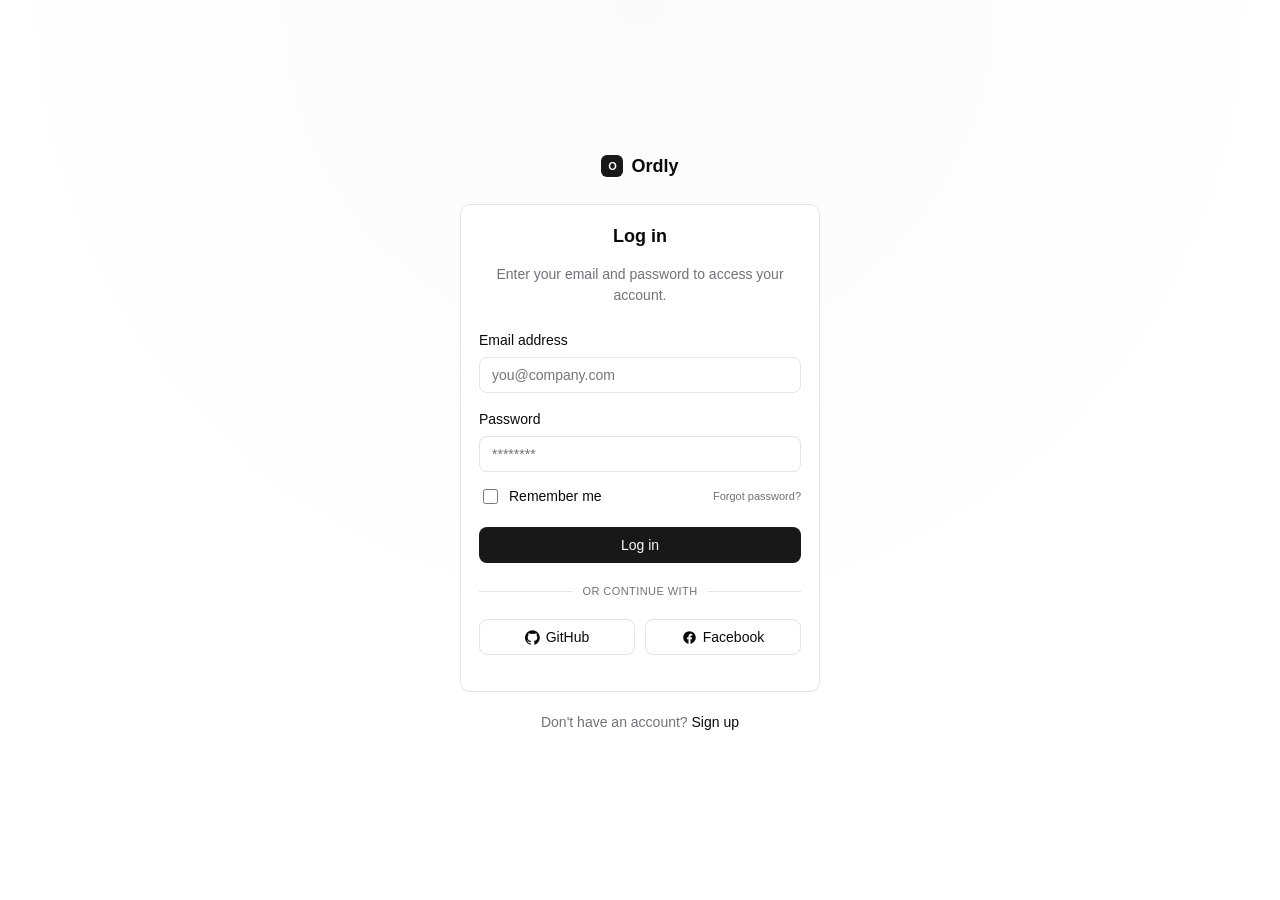
<file: demo-produit/login.html>
<!DOCTYPE html>
<html lang="en">
<head>
<meta charset="UTF-8" />
<meta name="viewport" content="width=device-width, initial-scale=1.0" />
<title>Log in -- Ordly</title>
<link rel="stylesheet" href="styles.css" />
</head>
<body>
<div class="auth-shell">
  <div class="auth-card">
    <a href="index.html" class="auth-card__brand" style="text-decoration: none; color: inherit;">
      <span class="app-sidebar__brand-mark">O</span>
      Ordly
    </a>
    <div class="card">
      <h1>Log in</h1>
      <p class="auth-subtitle">Enter your email and password to access your account.</p>

      <form>
        <div class="field">
          <label for="email">Email address</label>
          <input type="email" id="email" placeholder="you@company.com" />
        </div>
        <div class="field">
          <label for="password">Password</label>
          <input type="password" id="password" placeholder="********" />
        </div>

        <div class="row" style="justify-content: space-between; margin-top: 14px;">
          <label class="checkbox-row">
            <input type="checkbox" />
            Remember me
          </label>
          <a href="#" class="text-sm muted" style="text-decoration: none;">Forgot password?</a>
        </div>

        <button type="submit" class="btn btn-primary btn-full" style="margin-top: 20px;">Log in</button>
      </form>

      <div class="divider-label">Or continue with</div>

      <div class="social-row">
        <button type="button" class="btn btn-outline">
          <svg viewBox="0 0 24 24" width="16" height="16" fill="currentColor"><path d="M12 .3a12 12 0 0 0-3.79 23.4c.6.11.82-.26.82-.58v-2.2c-3.34.73-4.04-1.61-4.04-1.61-.55-1.39-1.34-1.76-1.34-1.76-1.09-.75.08-.73.08-.73 1.21.08 1.84 1.24 1.84 1.24 1.07 1.84 2.81 1.31 3.5 1 .11-.78.42-1.31.76-1.61-2.67-.3-5.47-1.33-5.47-5.93 0-1.31.47-2.38 1.24-3.22-.12-.3-.54-1.52.12-3.18 0 0 1.01-.32 3.3 1.23a11.5 11.5 0 0 1 6 0c2.29-1.55 3.3-1.23 3.3-1.23.66 1.66.24 2.88.12 3.18.77.84 1.23 1.91 1.23 3.22 0 4.61-2.8 5.63-5.48 5.93.43.37.81 1.1.81 2.22v3.29c0 .32.22.7.83.58A12 12 0 0 0 12 .3Z"></path></svg>
          GitHub
        </button>
        <button type="button" class="btn btn-outline">
          <svg viewBox="0 0 24 24" width="16" height="16" fill="currentColor"><path d="M22 12.06C22 6.5 17.52 2 12 2S2 6.5 2 12.06c0 5 3.66 9.15 8.44 9.94v-7.03H7.9v-2.91h2.54V9.85c0-2.5 1.49-3.89 3.77-3.89 1.09 0 2.23.2 2.23.2v2.46h-1.26c-1.24 0-1.63.77-1.63 1.56v1.88h2.78l-.44 2.91h-2.34V22c4.78-.79 8.44-4.94 8.44-9.94Z"></path></svg>
          Facebook
        </button>
      </div>
    </div>

    <p class="auth-footer-link">
      Don&apos;t have an account? <a href="signup.html">Sign up</a>
    </p>
  </div>
</div>
</body>
</html>
</file>
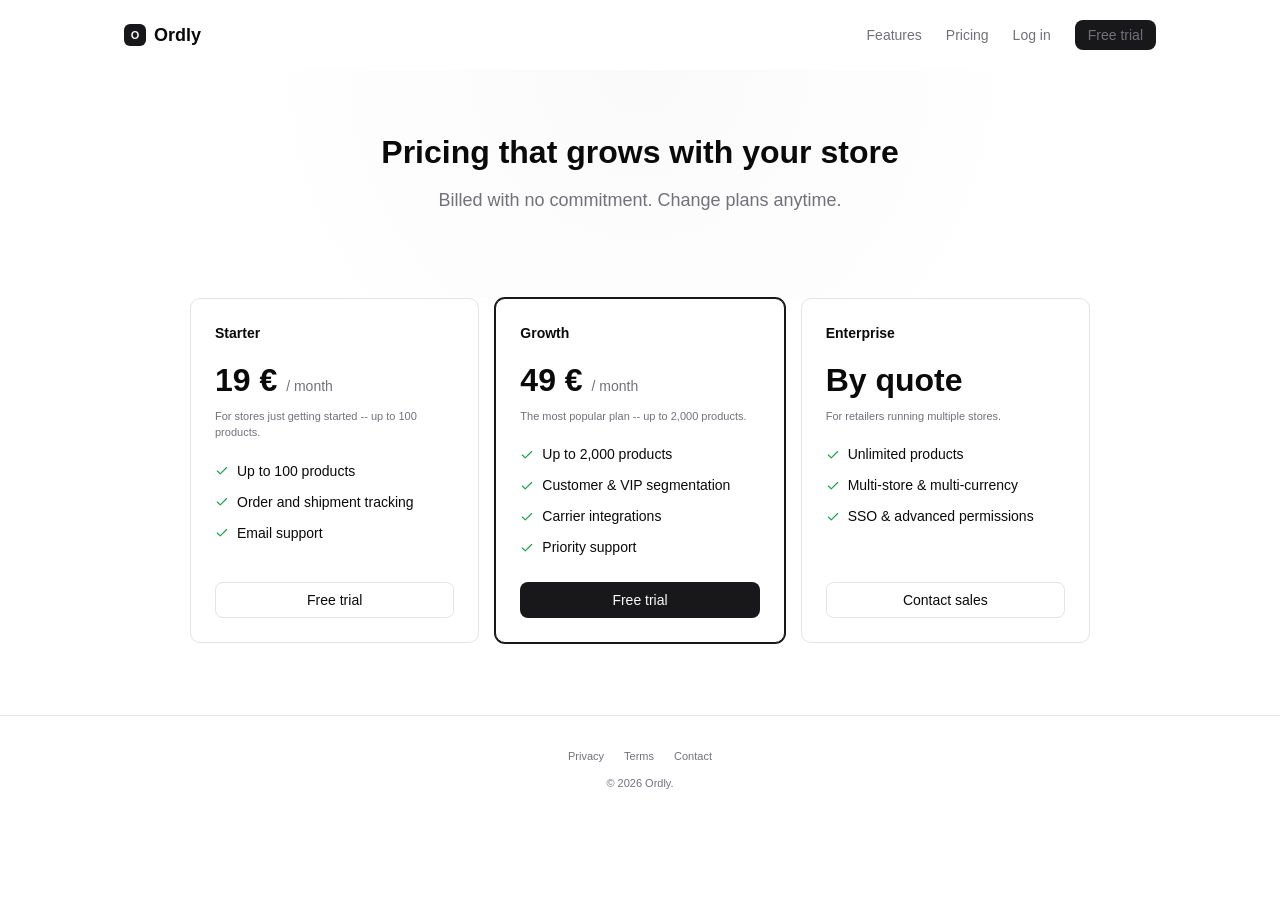
<file: demo-produit/pricing.html>
<!DOCTYPE html>
<html lang="en">
<head>
<meta charset="UTF-8" />
<meta name="viewport" content="width=device-width, initial-scale=1.0" />
<title>Pricing -- Ordly</title>
<link rel="stylesheet" href="styles.css" />
</head>
<body>
<header class="site-header">
  <a href="index.html" class="site-header__brand">
    <span class="app-sidebar__brand-mark">O</span>
    Ordly
  </a>
  <nav class="site-nav">
    <a href="index.html#fonctionnalites">Features</a>
    <a href="pricing.html">Pricing</a>
    <a href="login.html">Log in</a>
    <a href="signup.html" class="btn btn-primary btn-sm">Free trial</a>
  </nav>
</header>

<section class="hero" style="padding-bottom: 56px;">
  <h1 style="font-size: var(--text-2xl);">Pricing that grows with your store</h1>
  <p>Billed with no commitment. Change plans anytime.</p>
</section>

<section class="marketing-section" style="padding-top: 0;">
  <div class="pricing-grid">
    <div class="card pricing-card">
      <div class="pricing-card__name">Starter</div>
      <div class="pricing-card__price">19&nbsp;&euro; <span>/ month</span></div>
      <div class="pricing-card__desc">For stores just getting started -- up to 100 products.</div>
      <ul>
        <li>
          <svg viewBox="0 0 24 24" fill="none" stroke="currentColor" stroke-width="2" stroke-linecap="round" stroke-linejoin="round"><polyline points="20 6 9 17 4 12"></polyline></svg>
          Up to 100 products
        </li>
        <li>
          <svg viewBox="0 0 24 24" fill="none" stroke="currentColor" stroke-width="2" stroke-linecap="round" stroke-linejoin="round"><polyline points="20 6 9 17 4 12"></polyline></svg>
          Order and shipment tracking
        </li>
        <li>
          <svg viewBox="0 0 24 24" fill="none" stroke="currentColor" stroke-width="2" stroke-linecap="round" stroke-linejoin="round"><polyline points="20 6 9 17 4 12"></polyline></svg>
          Email support
        </li>
      </ul>
      <a href="signup.html" class="btn btn-outline btn-full">Free trial</a>
    </div>

    <div class="card pricing-card is-featured">
      <div class="pricing-card__name">Growth</div>
      <div class="pricing-card__price">49&nbsp;&euro; <span>/ month</span></div>
      <div class="pricing-card__desc">The most popular plan -- up to 2,000 products.</div>
      <ul>
        <li>
          <svg viewBox="0 0 24 24" fill="none" stroke="currentColor" stroke-width="2" stroke-linecap="round" stroke-linejoin="round"><polyline points="20 6 9 17 4 12"></polyline></svg>
          Up to 2,000 products
        </li>
        <li>
          <svg viewBox="0 0 24 24" fill="none" stroke="currentColor" stroke-width="2" stroke-linecap="round" stroke-linejoin="round"><polyline points="20 6 9 17 4 12"></polyline></svg>
          Customer &amp; VIP segmentation
        </li>
        <li>
          <svg viewBox="0 0 24 24" fill="none" stroke="currentColor" stroke-width="2" stroke-linecap="round" stroke-linejoin="round"><polyline points="20 6 9 17 4 12"></polyline></svg>
          Carrier integrations
        </li>
        <li>
          <svg viewBox="0 0 24 24" fill="none" stroke="currentColor" stroke-width="2" stroke-linecap="round" stroke-linejoin="round"><polyline points="20 6 9 17 4 12"></polyline></svg>
          Priority support
        </li>
      </ul>
      <a href="signup.html" class="btn btn-primary btn-full">Free trial</a>
    </div>

    <div class="card pricing-card">
      <div class="pricing-card__name">Enterprise</div>
      <div class="pricing-card__price">By quote</div>
      <div class="pricing-card__desc">For retailers running multiple stores.</div>
      <ul>
        <li>
          <svg viewBox="0 0 24 24" fill="none" stroke="currentColor" stroke-width="2" stroke-linecap="round" stroke-linejoin="round"><polyline points="20 6 9 17 4 12"></polyline></svg>
          Unlimited products
        </li>
        <li>
          <svg viewBox="0 0 24 24" fill="none" stroke="currentColor" stroke-width="2" stroke-linecap="round" stroke-linejoin="round"><polyline points="20 6 9 17 4 12"></polyline></svg>
          Multi-store &amp; multi-currency
        </li>
        <li>
          <svg viewBox="0 0 24 24" fill="none" stroke="currentColor" stroke-width="2" stroke-linecap="round" stroke-linejoin="round"><polyline points="20 6 9 17 4 12"></polyline></svg>
          SSO &amp; advanced permissions
        </li>
      </ul>
      <a href="#" class="btn btn-outline btn-full">Contact sales</a>
    </div>
  </div>
</section>

<footer class="site-footer">
  <div class="row" style="justify-content: center; gap: 20px; margin-bottom: 10px;">
    <a href="#" style="text-decoration: none;">Privacy</a>
    <a href="#" style="text-decoration: none;">Terms</a>
    <a href="#" style="text-decoration: none;">Contact</a>
  </div>
  &copy; 2026 Ordly.
</footer>
</body>
</html>
</file>
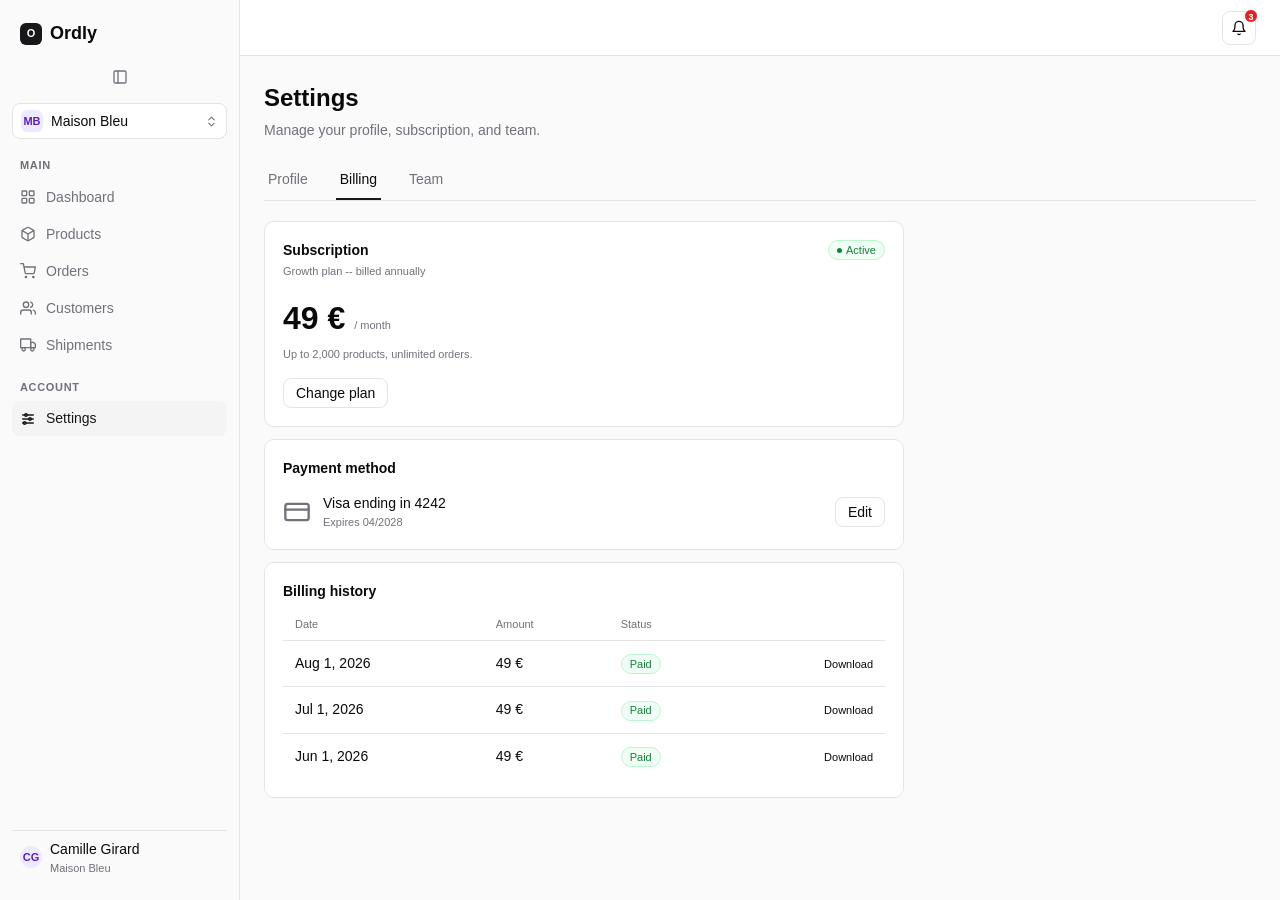
<file: demo-produit/settings-billing.html>
<!DOCTYPE html>
<html lang="en">
<head>
<meta charset="UTF-8" />
<meta name="viewport" content="width=device-width, initial-scale=1.0" />
<title>Settings -- Billing -- Ordly</title>
<link rel="stylesheet" href="styles.css" />
</head>
<body>
<div class="app-shell">
  <input type="checkbox" id="sidebar-toggle" class="sidebar-toggle-checkbox" />
  <aside class="app-sidebar">
    <div class="app-sidebar__brand">
      <span class="app-sidebar__brand-mark">O</span>
      <span class="app-sidebar__brand-word">Ordly</span>
    </div>
    <label for="sidebar-toggle" class="sidebar-toggle-btn" aria-label="Toggle sidebar">
      <svg viewBox="0 0 24 24" fill="none" stroke="currentColor" stroke-width="2" stroke-linecap="round" stroke-linejoin="round"><rect x="3" y="3" width="18" height="18" rx="2"></rect><path d="M9 3v18"></path></svg>
    </label>
    <div class="workspace-switcher">
      <span class="workspace-switcher__mark">MB</span>
      <select class="workspace-switcher__select" aria-label="Switch workspace">
        <option selected>Maison Bleu</option>
        <option>Nordbeam Home</option>
        <option>Loupiote Paris</option>
        <option>+ Add workspace</option>
      </select>
    </div>
    <nav class="app-sidebar__nav">
      <div class="app-sidebar__group-label">Main</div>
      <a href="dashboard.html" class="app-sidebar__link">
        <svg viewBox="0 0 24 24" fill="none" stroke="currentColor" stroke-width="2" stroke-linecap="round" stroke-linejoin="round"><rect x="3" y="3" width="7" height="7" rx="1"></rect><rect x="14" y="3" width="7" height="7" rx="1"></rect><rect x="3" y="14" width="7" height="7" rx="1"></rect><rect x="14" y="14" width="7" height="7" rx="1"></rect></svg>
        <span class="app-sidebar__link-label">Dashboard</span>
      </a>
      <a href="tasks.html" class="app-sidebar__link">
        <svg viewBox="0 0 24 24" fill="none" stroke="currentColor" stroke-width="2" stroke-linecap="round" stroke-linejoin="round"><path d="M21 8a2 2 0 0 0-1-1.73l-7-4a2 2 0 0 0-2 0l-7 4A2 2 0 0 0 3 8v8a2 2 0 0 0 1 1.73l7 4a2 2 0 0 0 2 0l7-4a2 2 0 0 0 1-1.73z"></path><polyline points="3.29 7 12 12 20.71 7"></polyline><line x1="12" y1="22" x2="12" y2="12"></line></svg>
        <span class="app-sidebar__link-label">Products</span>
      </a>
      <a href="task-detail.html" class="app-sidebar__link">
        <svg viewBox="0 0 24 24" fill="none" stroke="currentColor" stroke-width="2" stroke-linecap="round" stroke-linejoin="round"><circle cx="9" cy="21" r="1"></circle><circle cx="20" cy="21" r="1"></circle><path d="M1 1h4l2.68 13.39a2 2 0 0 0 2 1.61h9.72a2 2 0 0 0 2-1.61L23 6H6"></path></svg>
        <span class="app-sidebar__link-label">Orders</span>
      </a>
      <a href="inbox.html" class="app-sidebar__link">
        <svg viewBox="0 0 24 24" fill="none" stroke="currentColor" stroke-width="2" stroke-linecap="round" stroke-linejoin="round"><path d="M17 21v-2a4 4 0 0 0-4-4H5a4 4 0 0 0-4 4v2"></path><circle cx="9" cy="7" r="4"></circle><path d="M23 21v-2a4 4 0 0 0-3-3.87"></path><path d="M16 3.13a4 4 0 0 1 0 7.75"></path></svg>
        <span class="app-sidebar__link-label">Customers</span>
      </a>
      <a href="analytics.html" class="app-sidebar__link">
        <svg viewBox="0 0 24 24" fill="none" stroke="currentColor" stroke-width="2" stroke-linecap="round" stroke-linejoin="round"><rect x="1" y="3" width="15" height="13"></rect><polygon points="16 8 20 8 23 11 23 16 16 16 16 8"></polygon><circle cx="5.5" cy="18.5" r="2.5"></circle><circle cx="18.5" cy="18.5" r="2.5"></circle></svg>
        <span class="app-sidebar__link-label">Shipments</span>
      </a>
      <div class="app-sidebar__group-label">Account</div>
      <a href="settings-profile.html" class="app-sidebar__link is-active">
        <svg viewBox="0 0 24 24" fill="none" stroke="currentColor" stroke-width="2" stroke-linecap="round" stroke-linejoin="round"><line x1="4" y1="6" x2="20" y2="6"></line><circle cx="9" cy="6" r="2"></circle><line x1="4" y1="12" x2="20" y2="12"></line><circle cx="15" cy="12" r="2"></circle><line x1="4" y1="18" x2="20" y2="18"></line><circle cx="7" cy="18" r="2"></circle></svg>
        <span class="app-sidebar__link-label">Settings</span>
      </a>
    </nav>
    <div class="app-sidebar__footer">
      <span class="avatar avatar-sm avatar-violet">CG</span>
      <div class="app-sidebar__footer-text" style="flex: 1; min-width: 0;">
        <div style="font-size: var(--text-base); font-weight: 500; overflow: hidden; text-overflow: ellipsis; white-space: nowrap;">Camille Girard</div>
        <div class="text-sm muted" style="overflow: hidden; text-overflow: ellipsis; white-space: nowrap;">Maison Bleu</div>
      </div>
    </div>
  </aside>
  <label for="sidebar-toggle" class="sidebar-backdrop" aria-hidden="true"></label>

  <main class="app-main">
    <div class="app-topbar">
      <details class="notif-dropdown">
        <summary class="icon-btn" aria-label="Notifications">
          <svg viewBox="0 0 24 24" fill="none" stroke="currentColor" stroke-width="2" stroke-linecap="round" stroke-linejoin="round"><path d="M18 8a6 6 0 1 0-12 0c0 7-3 9-3 9h18s-3-2-3-9"></path><path d="M13.73 21a2 2 0 0 1-3.46 0"></path></svg>
          <span class="icon-btn-badge" aria-hidden="true">3</span>
        </summary>
        <div class="notif-panel">
          <div class="notif-panel__header">Notifications</div>
          <div class="notif-item">
            <span class="avatar avatar-sm avatar-blue">TB</span>
            <div>
              <div class="notif-text"><strong>Thomas Bernard</strong> flagged low stock on <em>Micro Peel Serum</em></div>
              <div class="notif-time">2 hours ago</div>
            </div>
          </div>
          <div class="notif-item">
            <span class="avatar avatar-sm avatar-emerald">LM</span>
            <div>
              <div class="notif-text"><strong>Lea Martin</strong> added the product <em>Radiance Ritual Set</em></div>
              <div class="notif-time">Yesterday</div>
            </div>
          </div>
          <div class="notif-item">
            <span class="avatar avatar-sm avatar-amber">SR</span>
            <div>
              <div class="notif-text"><strong>Sofia Rossi</strong> updated the price of <em>HydraBloom Night Cream</em></div>
              <div class="notif-time">2 days ago</div>
            </div>
          </div>
        </div>
      </details>
    </div>

    <div class="app-content">
      <div class="page-header">
        <div>
          <h1>Settings</h1>
          <p>Manage your profile, subscription, and team.</p>
        </div>
      </div>

      <div class="tabs">
        <a href="settings-profile.html">Profile</a>
        <a href="settings-billing.html" class="is-active">Billing</a>
        <a href="settings-team.html">Team</a>
      </div>

      <div class="stack" style="max-width: 640px;">
        <div class="card">
          <div class="card-header">
            <div>
              <!-- ECART VOLONTAIRE (libelle) : cette section s'appelle
                   "Subscription" ici, mais le bouton d'action juste en
                   dessous dit "Change plan" -- deux termes pour le meme
                   concept dans la meme page. -->
              <div class="card-title">Subscription</div>
              <div class="card-subtitle">Growth plan -- billed annually</div>
            </div>
            <span class="badge badge-dot badge-success">Active</span>
          </div>
          <p style="font-size: var(--text-2xl); font-weight: 600; margin: 0;">49&nbsp;&euro; <span class="text-sm muted" style="font-weight: 400;">/ month</span></p>
          <p class="text-sm muted" style="margin: 4px 0 16px;">Up to 2,000 products, unlimited orders.</p>
          <button class="btn btn-outline btn-sm">Change plan</button>
        </div>

        <div class="card">
          <div class="card-header">
            <div class="card-title">Payment method</div>
          </div>
          <div class="row">
            <svg viewBox="0 0 24 24" fill="none" stroke="currentColor" stroke-width="2" stroke-linecap="round" stroke-linejoin="round" style="width: 28px; height: 28px; color: var(--muted-foreground);"><rect x="2" y="5" width="20" height="14" rx="2"></rect><line x1="2" y1="10" x2="22" y2="10"></line></svg>
            <div style="flex: 1;">
              <div style="font-size: var(--text-base); font-weight: 500;">Visa ending in 4242</div>
              <div class="text-sm muted">Expires 04/2028</div>
            </div>
            <button class="btn btn-outline btn-sm">Edit</button>
          </div>
        </div>

        <div class="card">
          <div class="card-header">
            <div class="card-title">Billing history</div>
          </div>
          <table>
            <thead>
              <tr><th>Date</th><th>Amount</th><th>Status</th><th></th></tr>
            </thead>
            <tbody>
              <tr>
                <td>Aug 1, 2026</td>
                <td>49&nbsp;&euro;</td>
                <td><span class="badge badge-success">Paid</span></td>
                <td style="text-align: right;"><a href="#" class="text-sm" style="text-decoration: none;">Download</a></td>
              </tr>
              <tr>
                <td>Jul 1, 2026</td>
                <td>49&nbsp;&euro;</td>
                <td><span class="badge badge-success">Paid</span></td>
                <td style="text-align: right;"><a href="#" class="text-sm" style="text-decoration: none;">Download</a></td>
              </tr>
              <tr>
                <td>Jun 1, 2026</td>
                <td>49&nbsp;&euro;</td>
                <td><span class="badge badge-success">Paid</span></td>
                <td style="text-align: right;"><a href="#" class="text-sm" style="text-decoration: none;">Download</a></td>
              </tr>
            </tbody>
          </table>
        </div>
      </div>
    </div>
  </main>
</div>
</body>
</html>
</file>
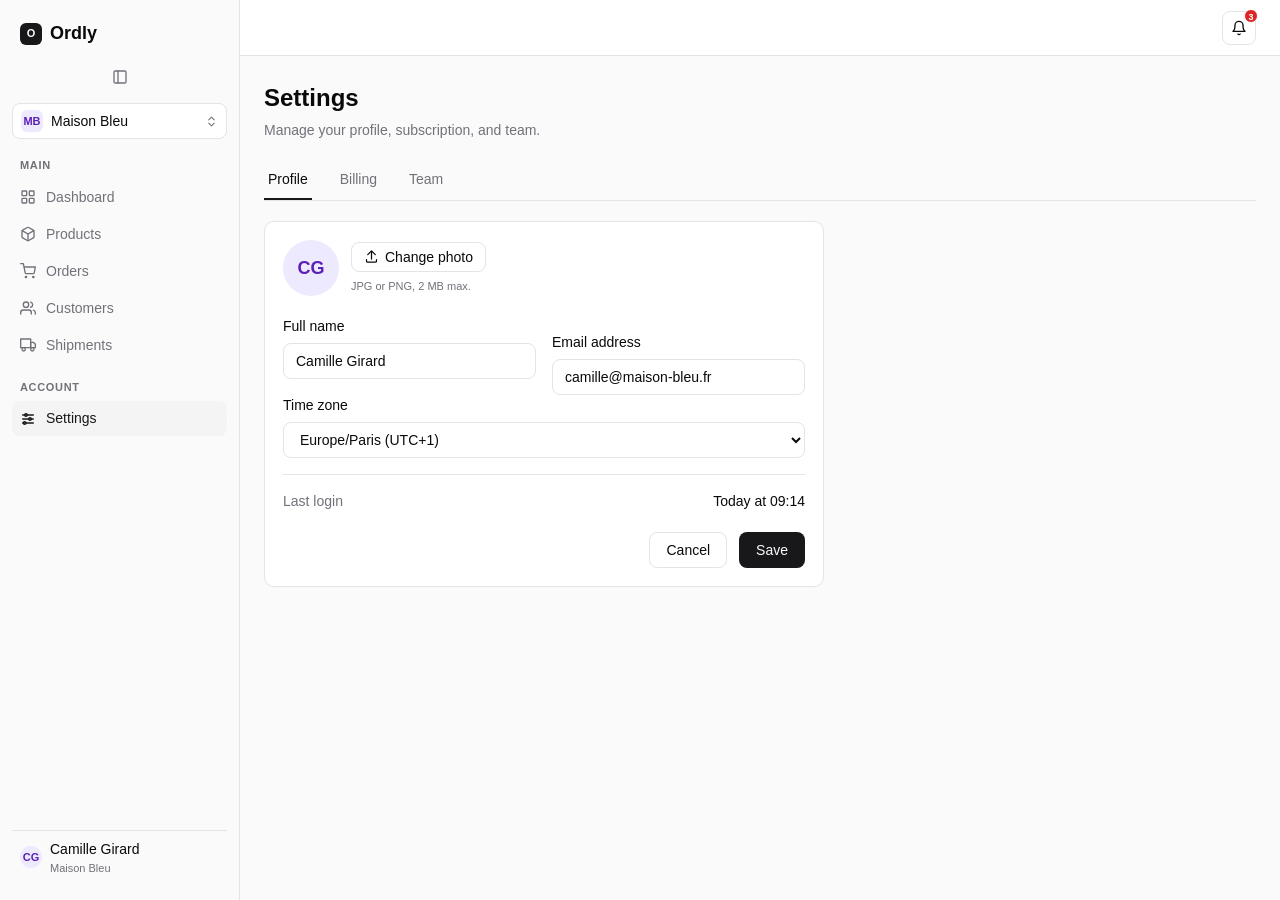
<file: demo-produit/settings-profile.html>
<!DOCTYPE html>
<html lang="en">
<head>
<meta charset="UTF-8" />
<meta name="viewport" content="width=device-width, initial-scale=1.0" />
<title>Settings -- Profile -- Ordly</title>
<link rel="stylesheet" href="styles.css" />
</head>
<body>
<div class="app-shell">
  <input type="checkbox" id="sidebar-toggle" class="sidebar-toggle-checkbox" />
  <aside class="app-sidebar">
    <div class="app-sidebar__brand">
      <span class="app-sidebar__brand-mark">O</span>
      <span class="app-sidebar__brand-word">Ordly</span>
    </div>
    <label for="sidebar-toggle" class="sidebar-toggle-btn" aria-label="Toggle sidebar">
      <svg viewBox="0 0 24 24" fill="none" stroke="currentColor" stroke-width="2" stroke-linecap="round" stroke-linejoin="round"><rect x="3" y="3" width="18" height="18" rx="2"></rect><path d="M9 3v18"></path></svg>
    </label>
    <div class="workspace-switcher">
      <span class="workspace-switcher__mark">MB</span>
      <select class="workspace-switcher__select" aria-label="Switch workspace">
        <option selected>Maison Bleu</option>
        <option>Nordbeam Home</option>
        <option>Loupiote Paris</option>
        <option>+ Add workspace</option>
      </select>
    </div>
    <nav class="app-sidebar__nav">
      <div class="app-sidebar__group-label">Main</div>
      <a href="dashboard.html" class="app-sidebar__link">
        <svg viewBox="0 0 24 24" fill="none" stroke="currentColor" stroke-width="2" stroke-linecap="round" stroke-linejoin="round"><rect x="3" y="3" width="7" height="7" rx="1"></rect><rect x="14" y="3" width="7" height="7" rx="1"></rect><rect x="3" y="14" width="7" height="7" rx="1"></rect><rect x="14" y="14" width="7" height="7" rx="1"></rect></svg>
        <span class="app-sidebar__link-label">Dashboard</span>
      </a>
      <a href="tasks.html" class="app-sidebar__link">
        <svg viewBox="0 0 24 24" fill="none" stroke="currentColor" stroke-width="2" stroke-linecap="round" stroke-linejoin="round"><path d="M21 8a2 2 0 0 0-1-1.73l-7-4a2 2 0 0 0-2 0l-7 4A2 2 0 0 0 3 8v8a2 2 0 0 0 1 1.73l7 4a2 2 0 0 0 2 0l7-4a2 2 0 0 0 1-1.73z"></path><polyline points="3.29 7 12 12 20.71 7"></polyline><line x1="12" y1="22" x2="12" y2="12"></line></svg>
        <span class="app-sidebar__link-label">Products</span>
      </a>
      <a href="task-detail.html" class="app-sidebar__link">
        <svg viewBox="0 0 24 24" fill="none" stroke="currentColor" stroke-width="2" stroke-linecap="round" stroke-linejoin="round"><circle cx="9" cy="21" r="1"></circle><circle cx="20" cy="21" r="1"></circle><path d="M1 1h4l2.68 13.39a2 2 0 0 0 2 1.61h9.72a2 2 0 0 0 2-1.61L23 6H6"></path></svg>
        <span class="app-sidebar__link-label">Orders</span>
      </a>
      <a href="inbox.html" class="app-sidebar__link">
        <svg viewBox="0 0 24 24" fill="none" stroke="currentColor" stroke-width="2" stroke-linecap="round" stroke-linejoin="round"><path d="M17 21v-2a4 4 0 0 0-4-4H5a4 4 0 0 0-4 4v2"></path><circle cx="9" cy="7" r="4"></circle><path d="M23 21v-2a4 4 0 0 0-3-3.87"></path><path d="M16 3.13a4 4 0 0 1 0 7.75"></path></svg>
        <span class="app-sidebar__link-label">Customers</span>
      </a>
      <a href="analytics.html" class="app-sidebar__link">
        <svg viewBox="0 0 24 24" fill="none" stroke="currentColor" stroke-width="2" stroke-linecap="round" stroke-linejoin="round"><rect x="1" y="3" width="15" height="13"></rect><polygon points="16 8 20 8 23 11 23 16 16 16 16 8"></polygon><circle cx="5.5" cy="18.5" r="2.5"></circle><circle cx="18.5" cy="18.5" r="2.5"></circle></svg>
        <span class="app-sidebar__link-label">Shipments</span>
      </a>
      <div class="app-sidebar__group-label">Account</div>
      <a href="settings-profile.html" class="app-sidebar__link is-active">
        <svg viewBox="0 0 24 24" fill="none" stroke="currentColor" stroke-width="2" stroke-linecap="round" stroke-linejoin="round"><line x1="4" y1="6" x2="20" y2="6"></line><circle cx="9" cy="6" r="2"></circle><line x1="4" y1="12" x2="20" y2="12"></line><circle cx="15" cy="12" r="2"></circle><line x1="4" y1="18" x2="20" y2="18"></line><circle cx="7" cy="18" r="2"></circle></svg>
        <span class="app-sidebar__link-label">Settings</span>
      </a>
    </nav>
    <div class="app-sidebar__footer">
      <span class="avatar avatar-sm avatar-violet">CG</span>
      <div class="app-sidebar__footer-text" style="flex: 1; min-width: 0;">
        <div style="font-size: var(--text-base); font-weight: 500; overflow: hidden; text-overflow: ellipsis; white-space: nowrap;">Camille Girard</div>
        <div class="text-sm muted" style="overflow: hidden; text-overflow: ellipsis; white-space: nowrap;">Maison Bleu</div>
      </div>
    </div>
  </aside>
  <label for="sidebar-toggle" class="sidebar-backdrop" aria-hidden="true"></label>

  <main class="app-main">
    <div class="app-topbar">
      <details class="notif-dropdown">
        <summary class="icon-btn" aria-label="Notifications">
          <svg viewBox="0 0 24 24" fill="none" stroke="currentColor" stroke-width="2" stroke-linecap="round" stroke-linejoin="round"><path d="M18 8a6 6 0 1 0-12 0c0 7-3 9-3 9h18s-3-2-3-9"></path><path d="M13.73 21a2 2 0 0 1-3.46 0"></path></svg>
          <span class="icon-btn-badge" aria-hidden="true">3</span>
        </summary>
        <div class="notif-panel">
          <div class="notif-panel__header">Notifications</div>
          <div class="notif-item">
            <span class="avatar avatar-sm avatar-blue">TB</span>
            <div>
              <div class="notif-text"><strong>Thomas Bernard</strong> flagged low stock on <em>Micro Peel Serum</em></div>
              <div class="notif-time">2 hours ago</div>
            </div>
          </div>
          <div class="notif-item">
            <span class="avatar avatar-sm avatar-emerald">LM</span>
            <div>
              <div class="notif-text"><strong>Lea Martin</strong> added the product <em>Radiance Ritual Set</em></div>
              <div class="notif-time">Yesterday</div>
            </div>
          </div>
          <div class="notif-item">
            <span class="avatar avatar-sm avatar-amber">SR</span>
            <div>
              <div class="notif-text"><strong>Sofia Rossi</strong> updated the price of <em>HydraBloom Night Cream</em></div>
              <div class="notif-time">2 days ago</div>
            </div>
          </div>
        </div>
      </details>
    </div>

    <div class="app-content">
      <div class="page-header">
        <div>
          <h1>Settings</h1>
          <p>Manage your profile, subscription, and team.</p>
        </div>
      </div>

      <div class="tabs">
        <a href="settings-profile.html" class="is-active">Profile</a>
        <a href="settings-billing.html">Billing</a>
        <a href="settings-team.html">Team</a>
      </div>

      <div class="card" style="max-width: 560px;">
        <div class="row" style="margin-bottom: 20px;">
          <span class="avatar avatar-lg avatar-violet">CG</span>
          <div>
            <button class="btn btn-outline btn-sm">
              <svg viewBox="0 0 24 24" fill="none" stroke="currentColor" stroke-width="2" stroke-linecap="round" stroke-linejoin="round"><path d="M12 16V4"></path><polyline points="6 9 12 3 18 9"></polyline><path d="M4 17v2a2 2 0 0 0 2 2h12a2 2 0 0 0 2-2v-2"></path></svg>
              Change photo
            </button>
            <p class="text-sm muted" style="margin: 6px 0 0;">JPG or PNG, 2 MB max.</p>
          </div>
        </div>

        <div class="grid-2">
          <div class="field">
            <label for="fullname">Full name</label>
            <input type="text" id="fullname" value="Camille Girard" />
          </div>
          <div class="field">
            <label for="email">Email address</label>
            <input type="email" id="email" value="camille@maison-bleu.fr" />
          </div>
        </div>

        <div class="field">
          <label for="timezone">Time zone</label>
          <select id="timezone">
            <option>Europe/Paris (UTC+1)</option>
            <option>Europe/London (UTC+0)</option>
            <option>America/New_York (UTC-5)</option>
          </select>
        </div>

        <hr class="divider" />

        <div class="meta-row-static" style="display: flex; justify-content: space-between; font-size: var(--text-base);">
          <span class="muted">Last login</span>
          <span>Today at 09:14</span>
        </div>

        <div class="row" style="justify-content: flex-end; margin-top: 20px;">
          <button class="btn btn-outline">Cancel</button>
          <button class="btn btn-primary">Save</button>
        </div>
      </div>
    </div>
  </main>
</div>
</body>
</html>
</file>
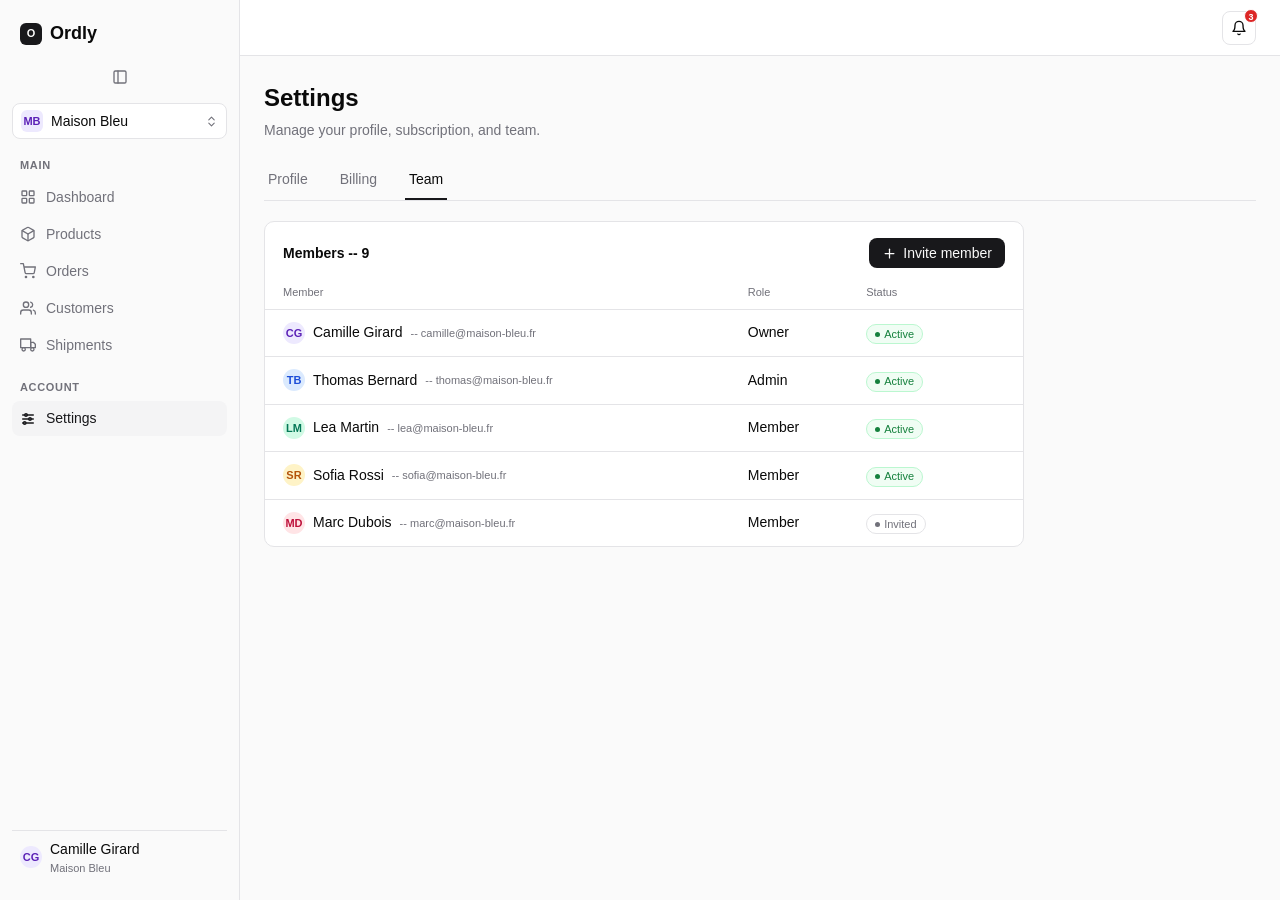
<file: demo-produit/settings-team.html>
<!DOCTYPE html>
<html lang="en">
<head>
<meta charset="UTF-8" />
<meta name="viewport" content="width=device-width, initial-scale=1.0" />
<title>Settings -- Team -- Ordly</title>
<link rel="stylesheet" href="styles.css" />
</head>
<body>
<div class="app-shell">
  <input type="checkbox" id="sidebar-toggle" class="sidebar-toggle-checkbox" />
  <aside class="app-sidebar">
    <div class="app-sidebar__brand">
      <span class="app-sidebar__brand-mark">O</span>
      <span class="app-sidebar__brand-word">Ordly</span>
    </div>
    <label for="sidebar-toggle" class="sidebar-toggle-btn" aria-label="Toggle sidebar">
      <svg viewBox="0 0 24 24" fill="none" stroke="currentColor" stroke-width="2" stroke-linecap="round" stroke-linejoin="round"><rect x="3" y="3" width="18" height="18" rx="2"></rect><path d="M9 3v18"></path></svg>
    </label>
    <div class="workspace-switcher">
      <span class="workspace-switcher__mark">MB</span>
      <select class="workspace-switcher__select" aria-label="Switch workspace">
        <option selected>Maison Bleu</option>
        <option>Nordbeam Home</option>
        <option>Loupiote Paris</option>
        <option>+ Add workspace</option>
      </select>
    </div>
    <nav class="app-sidebar__nav">
      <div class="app-sidebar__group-label">Main</div>
      <a href="dashboard.html" class="app-sidebar__link">
        <svg viewBox="0 0 24 24" fill="none" stroke="currentColor" stroke-width="2" stroke-linecap="round" stroke-linejoin="round"><rect x="3" y="3" width="7" height="7" rx="1"></rect><rect x="14" y="3" width="7" height="7" rx="1"></rect><rect x="3" y="14" width="7" height="7" rx="1"></rect><rect x="14" y="14" width="7" height="7" rx="1"></rect></svg>
        <span class="app-sidebar__link-label">Dashboard</span>
      </a>
      <a href="tasks.html" class="app-sidebar__link">
        <svg viewBox="0 0 24 24" fill="none" stroke="currentColor" stroke-width="2" stroke-linecap="round" stroke-linejoin="round"><path d="M21 8a2 2 0 0 0-1-1.73l-7-4a2 2 0 0 0-2 0l-7 4A2 2 0 0 0 3 8v8a2 2 0 0 0 1 1.73l7 4a2 2 0 0 0 2 0l7-4a2 2 0 0 0 1-1.73z"></path><polyline points="3.29 7 12 12 20.71 7"></polyline><line x1="12" y1="22" x2="12" y2="12"></line></svg>
        <span class="app-sidebar__link-label">Products</span>
      </a>
      <a href="task-detail.html" class="app-sidebar__link">
        <svg viewBox="0 0 24 24" fill="none" stroke="currentColor" stroke-width="2" stroke-linecap="round" stroke-linejoin="round"><circle cx="9" cy="21" r="1"></circle><circle cx="20" cy="21" r="1"></circle><path d="M1 1h4l2.68 13.39a2 2 0 0 0 2 1.61h9.72a2 2 0 0 0 2-1.61L23 6H6"></path></svg>
        <span class="app-sidebar__link-label">Orders</span>
      </a>
      <a href="inbox.html" class="app-sidebar__link">
        <svg viewBox="0 0 24 24" fill="none" stroke="currentColor" stroke-width="2" stroke-linecap="round" stroke-linejoin="round"><path d="M17 21v-2a4 4 0 0 0-4-4H5a4 4 0 0 0-4 4v2"></path><circle cx="9" cy="7" r="4"></circle><path d="M23 21v-2a4 4 0 0 0-3-3.87"></path><path d="M16 3.13a4 4 0 0 1 0 7.75"></path></svg>
        <span class="app-sidebar__link-label">Customers</span>
      </a>
      <a href="analytics.html" class="app-sidebar__link">
        <svg viewBox="0 0 24 24" fill="none" stroke="currentColor" stroke-width="2" stroke-linecap="round" stroke-linejoin="round"><rect x="1" y="3" width="15" height="13"></rect><polygon points="16 8 20 8 23 11 23 16 16 16 16 8"></polygon><circle cx="5.5" cy="18.5" r="2.5"></circle><circle cx="18.5" cy="18.5" r="2.5"></circle></svg>
        <span class="app-sidebar__link-label">Shipments</span>
      </a>
      <div class="app-sidebar__group-label">Account</div>
      <a href="settings-profile.html" class="app-sidebar__link is-active">
        <svg viewBox="0 0 24 24" fill="none" stroke="currentColor" stroke-width="2" stroke-linecap="round" stroke-linejoin="round"><line x1="4" y1="6" x2="20" y2="6"></line><circle cx="9" cy="6" r="2"></circle><line x1="4" y1="12" x2="20" y2="12"></line><circle cx="15" cy="12" r="2"></circle><line x1="4" y1="18" x2="20" y2="18"></line><circle cx="7" cy="18" r="2"></circle></svg>
        <span class="app-sidebar__link-label">Settings</span>
      </a>
    </nav>
    <div class="app-sidebar__footer">
      <span class="avatar avatar-sm avatar-violet">CG</span>
      <div class="app-sidebar__footer-text" style="flex: 1; min-width: 0;">
        <div style="font-size: var(--text-base); font-weight: 500; overflow: hidden; text-overflow: ellipsis; white-space: nowrap;">Camille Girard</div>
        <div class="text-sm muted" style="overflow: hidden; text-overflow: ellipsis; white-space: nowrap;">Maison Bleu</div>
      </div>
    </div>
  </aside>
  <label for="sidebar-toggle" class="sidebar-backdrop" aria-hidden="true"></label>

  <main class="app-main">
    <div class="app-topbar">
      <details class="notif-dropdown">
        <summary class="icon-btn" aria-label="Notifications">
          <svg viewBox="0 0 24 24" fill="none" stroke="currentColor" stroke-width="2" stroke-linecap="round" stroke-linejoin="round"><path d="M18 8a6 6 0 1 0-12 0c0 7-3 9-3 9h18s-3-2-3-9"></path><path d="M13.73 21a2 2 0 0 1-3.46 0"></path></svg>
          <span class="icon-btn-badge" aria-hidden="true">3</span>
        </summary>
        <div class="notif-panel">
          <div class="notif-panel__header">Notifications</div>
          <div class="notif-item">
            <span class="avatar avatar-sm avatar-blue">TB</span>
            <div>
              <div class="notif-text"><strong>Thomas Bernard</strong> flagged low stock on <em>Micro Peel Serum</em></div>
              <div class="notif-time">2 hours ago</div>
            </div>
          </div>
          <div class="notif-item">
            <span class="avatar avatar-sm avatar-emerald">LM</span>
            <div>
              <div class="notif-text"><strong>Lea Martin</strong> added the product <em>Radiance Ritual Set</em></div>
              <div class="notif-time">Yesterday</div>
            </div>
          </div>
          <div class="notif-item">
            <span class="avatar avatar-sm avatar-amber">SR</span>
            <div>
              <div class="notif-text"><strong>Sofia Rossi</strong> updated the price of <em>HydraBloom Night Cream</em></div>
              <div class="notif-time">2 days ago</div>
            </div>
          </div>
        </div>
      </details>
    </div>

    <div class="app-content">
      <div class="page-header">
        <div>
          <h1>Settings</h1>
          <p>Manage your profile, subscription, and team.</p>
        </div>
      </div>

      <div class="tabs">
        <a href="settings-profile.html">Profile</a>
        <a href="settings-billing.html">Billing</a>
        <a href="settings-team.html" class="is-active">Team</a>
      </div>

      <div class="card" style="padding: 0; max-width: 760px;">
        <div class="row" style="justify-content: space-between; padding: 16px 18px;">
          <div class="card-title" style="margin: 0;">Members -- 9</div>
          <button class="btn btn-primary btn-sm">
            <svg viewBox="0 0 24 24" fill="none" stroke="currentColor" stroke-width="2" stroke-linecap="round" stroke-linejoin="round"><line x1="12" y1="5" x2="12" y2="19"></line><line x1="5" y1="12" x2="19" y2="12"></line></svg>
            Invite member
          </button>
        </div>
        <!-- ECART VOLONTAIRE (oubli) : pas de colonne "Last login" ici,
             alors que Settings > Profile affiche cette meme information
             pour l'utilisateur courant -- une donnee disponible ailleurs
             dans le produit, absente de cette vue. -->
        <div class="table-scroll">
        <table>
          <thead>
            <tr>
              <th style="padding-left: 18px;">Member</th>
              <th>Role</th>
              <th>Status</th>
              <th></th>
            </tr>
          </thead>
          <tbody>
            <tr>
              <td style="padding-left: 18px;"><div class="table-cell-user"><span class="avatar avatar-sm avatar-violet">CG</span> Camille Girard <span class="text-sm muted">-- camille@maison-bleu.fr</span></div></td>
              <td>Owner</td>
              <td><span class="badge badge-dot badge-success">Active</span></td>
              <td></td>
            </tr>
            <tr>
              <td style="padding-left: 18px;"><div class="table-cell-user"><span class="avatar avatar-sm avatar-blue">TB</span> Thomas Bernard <span class="text-sm muted">-- thomas@maison-bleu.fr</span></div></td>
              <td>Admin</td>
              <td><span class="badge badge-dot badge-success">Active</span></td>
              <td></td>
            </tr>
            <tr>
              <td style="padding-left: 18px;"><div class="table-cell-user"><span class="avatar avatar-sm avatar-emerald">LM</span> Lea Martin <span class="text-sm muted">-- lea@maison-bleu.fr</span></div></td>
              <td>Member</td>
              <td><span class="badge badge-dot badge-success">Active</span></td>
              <td></td>
            </tr>
            <tr>
              <td style="padding-left: 18px;"><div class="table-cell-user"><span class="avatar avatar-sm avatar-amber">SR</span> Sofia Rossi <span class="text-sm muted">-- sofia@maison-bleu.fr</span></div></td>
              <td>Member</td>
              <td><span class="badge badge-dot badge-success">Active</span></td>
              <td></td>
            </tr>
            <tr>
              <td style="padding-left: 18px;"><div class="table-cell-user"><span class="avatar avatar-sm avatar-rose">MD</span> Marc Dubois <span class="text-sm muted">-- marc@maison-bleu.fr</span></div></td>
              <td>Member</td>
              <td><span class="badge badge-dot badge-outline">Invited</span></td>
              <td></td>
            </tr>
          </tbody>
        </table>
        </div>
      </div>
    </div>
  </main>
</div>
</body>
</html>
</file>
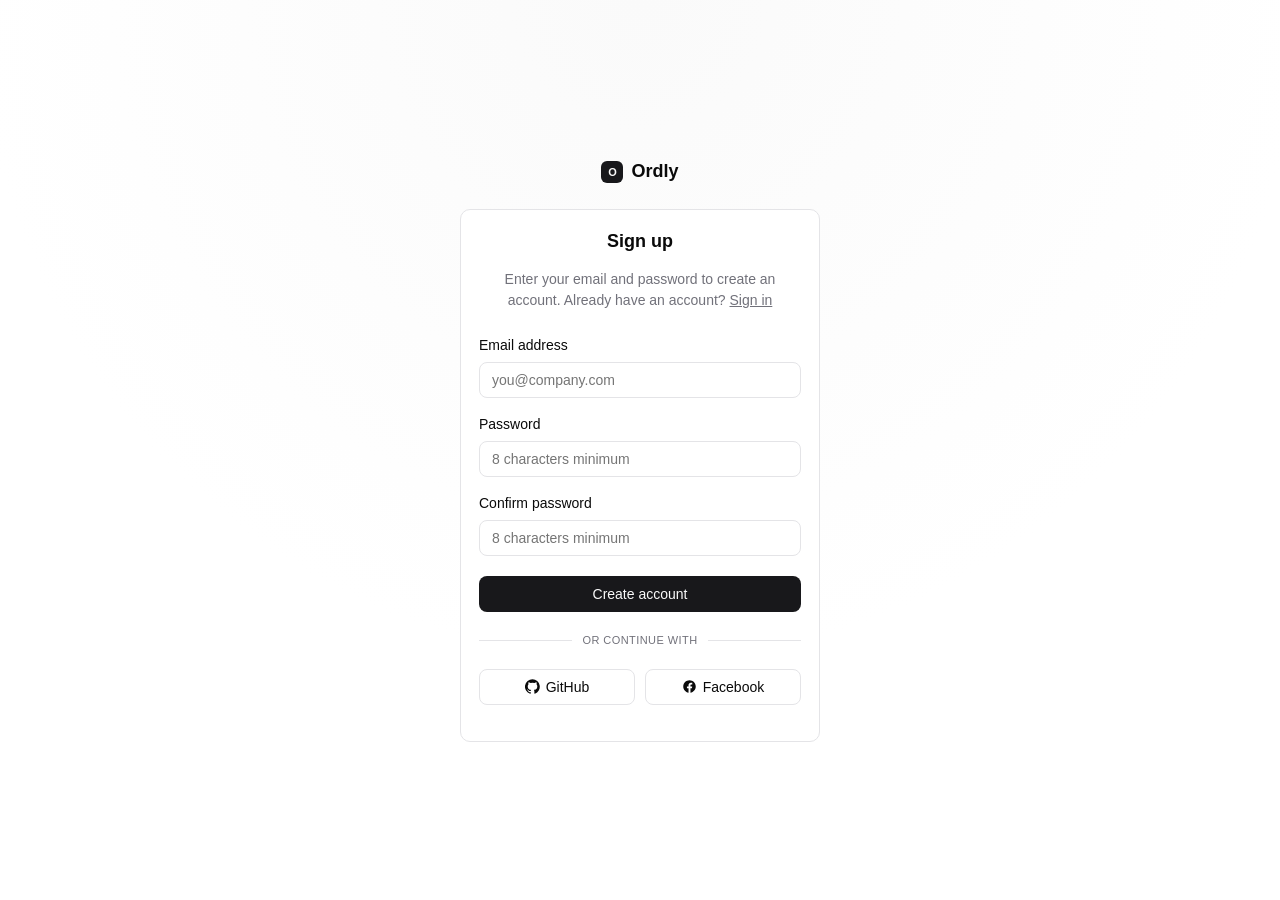
<file: demo-produit/signup.html>
<!DOCTYPE html>
<html lang="en">
<head>
<meta charset="UTF-8" />
<meta name="viewport" content="width=device-width, initial-scale=1.0" />
<title>Sign up -- Ordly</title>
<link rel="stylesheet" href="styles.css" />
</head>
<body>
<div class="auth-shell">
  <div class="auth-card">
    <a href="index.html" class="auth-card__brand" style="text-decoration: none; color: inherit;">
      <span class="app-sidebar__brand-mark">O</span>
      Ordly
    </a>
    <div class="card">
      <h1>Sign up</h1>
      <!-- ECART VOLONTAIRE (libelle) : "Sign in" ici, "Log in" sur
           login.html -- meme action, deux libelles differents. -->
      <p class="auth-subtitle">Enter your email and password to create an account. Already have an account? <a href="login.html">Sign in</a></p>

      <form>
        <div class="field">
          <label for="email">Email address</label>
          <input type="email" id="email" placeholder="you@company.com" />
        </div>
        <div class="field">
          <label for="password">Password</label>
          <input type="password" id="password" placeholder="8 characters minimum" />
        </div>
        <div class="field">
          <label for="password-confirm">Confirm password</label>
          <input type="password" id="password-confirm" placeholder="8 characters minimum" />
        </div>

        <!-- ECART VOLONTAIRE (oubli) : pas de case "I agree to the terms of
             service" -- omission frequente entre un flow d'inscription
             specifie et son implementation reelle. -->

        <button type="submit" class="btn btn-primary btn-full" style="margin-top: 20px;">Create account</button>
      </form>

      <div class="divider-label">Or continue with</div>

      <div class="social-row">
        <button type="button" class="btn btn-outline">
          <svg viewBox="0 0 24 24" width="16" height="16" fill="currentColor"><path d="M12 .3a12 12 0 0 0-3.79 23.4c.6.11.82-.26.82-.58v-2.2c-3.34.73-4.04-1.61-4.04-1.61-.55-1.39-1.34-1.76-1.34-1.76-1.09-.75.08-.73.08-.73 1.21.08 1.84 1.24 1.84 1.24 1.07 1.84 2.81 1.31 3.5 1 .11-.78.42-1.31.76-1.61-2.67-.3-5.47-1.33-5.47-5.93 0-1.31.47-2.38 1.24-3.22-.12-.3-.54-1.52.12-3.18 0 0 1.01-.32 3.3 1.23a11.5 11.5 0 0 1 6 0c2.29-1.55 3.3-1.23 3.3-1.23.66 1.66.24 2.88.12 3.18.77.84 1.23 1.91 1.23 3.22 0 4.61-2.8 5.63-5.48 5.93.43.37.81 1.1.81 2.22v3.29c0 .32.22.7.83.58A12 12 0 0 0 12 .3Z"></path></svg>
          GitHub
        </button>
        <button type="button" class="btn btn-outline">
          <svg viewBox="0 0 24 24" width="16" height="16" fill="currentColor"><path d="M22 12.06C22 6.5 17.52 2 12 2S2 6.5 2 12.06c0 5 3.66 9.15 8.44 9.94v-7.03H7.9v-2.91h2.54V9.85c0-2.5 1.49-3.89 3.77-3.89 1.09 0 2.23.2 2.23.2v2.46h-1.26c-1.24 0-1.63.77-1.63 1.56v1.88h2.78l-.44 2.91h-2.34V22c4.78-.79 8.44-4.94 8.44-9.94Z"></path></svg>
          Facebook
        </button>
      </div>
    </div>
  </div>
</div>
</body>
</html>
</file>
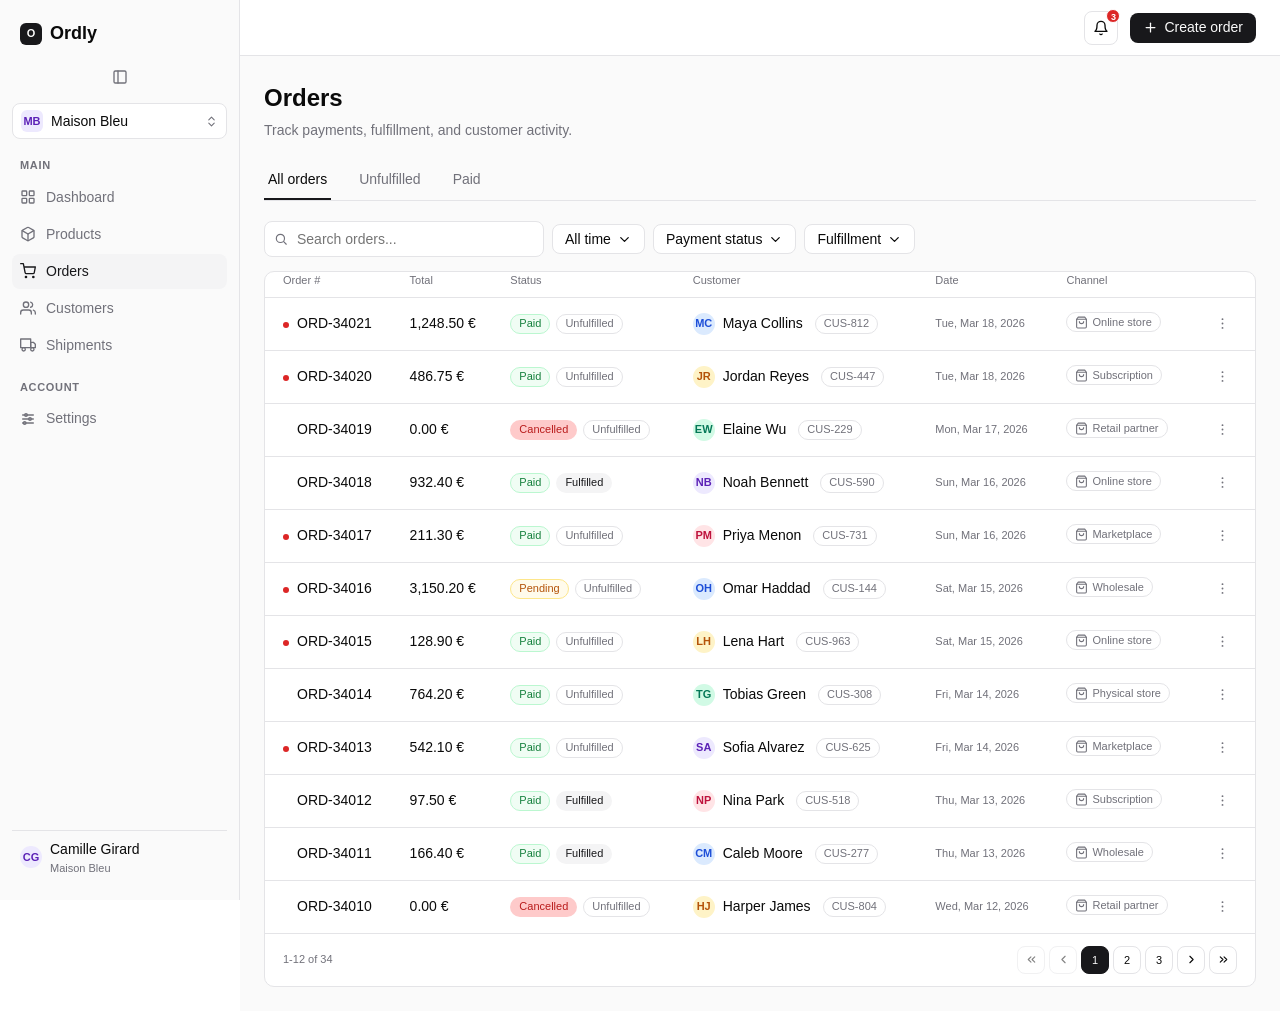
<file: demo-produit/task-detail.html>
<!DOCTYPE html>
<html lang="en">
<head>
<meta charset="UTF-8" />
<meta name="viewport" content="width=device-width, initial-scale=1.0" />
<title>Orders -- Ordly</title>
<link rel="stylesheet" href="styles.css" />
</head>
<body>
<div class="app-shell">
  <input type="checkbox" id="sidebar-toggle" class="sidebar-toggle-checkbox" />
  <aside class="app-sidebar">
    <div class="app-sidebar__brand">
      <span class="app-sidebar__brand-mark">O</span>
      <span class="app-sidebar__brand-word">Ordly</span>
    </div>
    <label for="sidebar-toggle" class="sidebar-toggle-btn" aria-label="Toggle sidebar">
      <svg viewBox="0 0 24 24" fill="none" stroke="currentColor" stroke-width="2" stroke-linecap="round" stroke-linejoin="round"><rect x="3" y="3" width="18" height="18" rx="2"></rect><path d="M9 3v18"></path></svg>
    </label>
    <div class="workspace-switcher">
      <span class="workspace-switcher__mark">MB</span>
      <select class="workspace-switcher__select" aria-label="Switch workspace">
        <option selected>Maison Bleu</option>
        <option>Nordbeam Home</option>
        <option>Loupiote Paris</option>
        <option>+ Add workspace</option>
      </select>
    </div>
    <nav class="app-sidebar__nav">
      <div class="app-sidebar__group-label">Main</div>
      <a href="dashboard.html" class="app-sidebar__link">
        <svg viewBox="0 0 24 24" fill="none" stroke="currentColor" stroke-width="2" stroke-linecap="round" stroke-linejoin="round"><rect x="3" y="3" width="7" height="7" rx="1"></rect><rect x="14" y="3" width="7" height="7" rx="1"></rect><rect x="3" y="14" width="7" height="7" rx="1"></rect><rect x="14" y="14" width="7" height="7" rx="1"></rect></svg>
        <span class="app-sidebar__link-label">Dashboard</span>
      </a>
      <a href="tasks.html" class="app-sidebar__link">
        <svg viewBox="0 0 24 24" fill="none" stroke="currentColor" stroke-width="2" stroke-linecap="round" stroke-linejoin="round"><path d="M21 8a2 2 0 0 0-1-1.73l-7-4a2 2 0 0 0-2 0l-7 4A2 2 0 0 0 3 8v8a2 2 0 0 0 1 1.73l7 4a2 2 0 0 0 2 0l7-4a2 2 0 0 0 1-1.73z"></path><polyline points="3.29 7 12 12 20.71 7"></polyline><line x1="12" y1="22" x2="12" y2="12"></line></svg>
        <span class="app-sidebar__link-label">Products</span>
      </a>
      <a href="task-detail.html" class="app-sidebar__link is-active">
        <svg viewBox="0 0 24 24" fill="none" stroke="currentColor" stroke-width="2" stroke-linecap="round" stroke-linejoin="round"><circle cx="9" cy="21" r="1"></circle><circle cx="20" cy="21" r="1"></circle><path d="M1 1h4l2.68 13.39a2 2 0 0 0 2 1.61h9.72a2 2 0 0 0 2-1.61L23 6H6"></path></svg>
        <span class="app-sidebar__link-label">Orders</span>
      </a>
      <a href="inbox.html" class="app-sidebar__link">
        <svg viewBox="0 0 24 24" fill="none" stroke="currentColor" stroke-width="2" stroke-linecap="round" stroke-linejoin="round"><path d="M17 21v-2a4 4 0 0 0-4-4H5a4 4 0 0 0-4 4v2"></path><circle cx="9" cy="7" r="4"></circle><path d="M23 21v-2a4 4 0 0 0-3-3.87"></path><path d="M16 3.13a4 4 0 0 1 0 7.75"></path></svg>
        <span class="app-sidebar__link-label">Customers</span>
      </a>
      <a href="analytics.html" class="app-sidebar__link">
        <svg viewBox="0 0 24 24" fill="none" stroke="currentColor" stroke-width="2" stroke-linecap="round" stroke-linejoin="round"><rect x="1" y="3" width="15" height="13"></rect><polygon points="16 8 20 8 23 11 23 16 16 16 16 8"></polygon><circle cx="5.5" cy="18.5" r="2.5"></circle><circle cx="18.5" cy="18.5" r="2.5"></circle></svg>
        <span class="app-sidebar__link-label">Shipments</span>
      </a>
      <div class="app-sidebar__group-label">Account</div>
      <a href="settings-profile.html" class="app-sidebar__link">
        <svg viewBox="0 0 24 24" fill="none" stroke="currentColor" stroke-width="2" stroke-linecap="round" stroke-linejoin="round"><line x1="4" y1="6" x2="20" y2="6"></line><circle cx="9" cy="6" r="2"></circle><line x1="4" y1="12" x2="20" y2="12"></line><circle cx="15" cy="12" r="2"></circle><line x1="4" y1="18" x2="20" y2="18"></line><circle cx="7" cy="18" r="2"></circle></svg>
        <span class="app-sidebar__link-label">Settings</span>
      </a>
    </nav>
    <div class="app-sidebar__footer">
      <span class="avatar avatar-sm avatar-violet">CG</span>
      <div class="app-sidebar__footer-text" style="flex: 1; min-width: 0;">
        <div style="font-size: var(--text-base); font-weight: 500; overflow: hidden; text-overflow: ellipsis; white-space: nowrap;">Camille Girard</div>
        <div class="text-sm muted" style="overflow: hidden; text-overflow: ellipsis; white-space: nowrap;">Maison Bleu</div>
      </div>
    </div>
  </aside>
  <label for="sidebar-toggle" class="sidebar-backdrop" aria-hidden="true"></label>

  <main class="app-main">
    <div class="app-topbar">
      <details class="notif-dropdown">
        <summary class="icon-btn" aria-label="Notifications">
          <svg viewBox="0 0 24 24" fill="none" stroke="currentColor" stroke-width="2" stroke-linecap="round" stroke-linejoin="round"><path d="M18 8a6 6 0 1 0-12 0c0 7-3 9-3 9h18s-3-2-3-9"></path><path d="M13.73 21a2 2 0 0 1-3.46 0"></path></svg>
          <span class="icon-btn-badge" aria-hidden="true">3</span>
        </summary>
        <div class="notif-panel">
          <div class="notif-panel__header">Notifications</div>
          <div class="notif-item">
            <span class="avatar avatar-sm avatar-blue">TB</span>
            <div>
              <div class="notif-text"><strong>Thomas Bernard</strong> marked <em>ORD-34016</em> as awaiting payment</div>
              <div class="notif-time">2 hours ago</div>
            </div>
          </div>
          <div class="notif-item">
            <span class="avatar avatar-sm avatar-emerald">LM</span>
            <div>
              <div class="notif-text"><strong>Lea Martin</strong> fulfilled order <em>ORD-34018</em></div>
              <div class="notif-time">Yesterday</div>
            </div>
          </div>
          <div class="notif-item">
            <span class="avatar avatar-sm avatar-amber">SR</span>
            <div>
              <div class="notif-text"><strong>Sofia Rossi</strong> cancelled order <em>ORD-34019</em></div>
              <div class="notif-time">2 days ago</div>
            </div>
          </div>
        </div>
      </details>
      <a href="#" class="btn btn-primary btn-sm">
        <svg viewBox="0 0 24 24" fill="none" stroke="currentColor" stroke-width="2" stroke-linecap="round" stroke-linejoin="round"><line x1="12" y1="5" x2="12" y2="19"></line><line x1="5" y1="12" x2="19" y2="12"></line></svg>
        Create order
      </a>
    </div>

    <div class="app-content">
      <div class="page-header">
        <div>
          <h1>Orders</h1>
          <p>Track payments, fulfillment, and customer activity.</p>
        </div>
      </div>

      <div class="tabs">
        <a href="#" class="is-active">All orders</a>
        <a href="#">Unfulfilled</a>
        <a href="#">Paid</a>
      </div>

      <div class="toolbar">
        <div class="search">
          <svg viewBox="0 0 24 24" fill="none" stroke="currentColor" stroke-width="2" stroke-linecap="round" stroke-linejoin="round"><circle cx="11" cy="11" r="7"></circle><line x1="21" y1="21" x2="16.65" y2="16.65"></line></svg>
          <input type="search" placeholder="Search orders..." />
        </div>
        <button class="btn btn-outline btn-sm">
          All time
          <svg viewBox="0 0 24 24" fill="none" stroke="currentColor" stroke-width="2" stroke-linecap="round" stroke-linejoin="round"><polyline points="6 9 12 15 18 9"></polyline></svg>
        </button>
        <button class="btn btn-outline btn-sm">
          Payment status
          <svg viewBox="0 0 24 24" fill="none" stroke="currentColor" stroke-width="2" stroke-linecap="round" stroke-linejoin="round"><polyline points="6 9 12 15 18 9"></polyline></svg>
        </button>
        <button class="btn btn-outline btn-sm">
          Fulfillment
          <svg viewBox="0 0 24 24" fill="none" stroke="currentColor" stroke-width="2" stroke-linecap="round" stroke-linejoin="round"><polyline points="6 9 12 15 18 9"></polyline></svg>
        </button>
      </div>

      <div class="card" style="padding: 0;">
        <div class="table-scroll">
        <table>
          <thead>
            <tr>
              <th style="padding-left: 18px;">Order #</th>
              <th>Total</th>
              <th>Status</th>
              <th>Customer</th>
              <th>Date</th>
              <th>Channel</th>
              <th></th>
            </tr>
          </thead>
          <tbody>
            <tr>
              <td style="padding-left: 18px; font-weight: 500;"><span style="display: inline-block; width: 6px; height: 6px; border-radius: 999px; background: var(--destructive); margin-right: 8px;" aria-hidden="true"></span>ORD-34021</td>
              <td>1,248.50&nbsp;&euro;</td>
              <td><div class="row" style="gap: 6px;"><span class="badge badge-success">Paid</span><span class="badge badge-outline">Unfulfilled</span></div></td>
              <td><div class="table-cell-user"><span class="avatar avatar-sm avatar-blue">MC</span> Maya Collins <span class="badge badge-outline" style="margin-left: 4px;">CUS-812</span></div></td>
              <td class="text-sm muted">Tue, Mar 18, 2026</td>
              <td><span class="badge badge-outline"><svg viewBox="0 0 24 24" fill="none" stroke="currentColor" stroke-width="2" stroke-linecap="round" stroke-linejoin="round" style="width: 13px; height: 13px;"><path d="M6 2 3 6v14a2 2 0 0 0 2 2h14a2 2 0 0 0 2-2V6l-3-4Z"></path><path d="M3 6h18"></path><path d="M16 10a4 4 0 0 1-8 0"></path></svg>Online store</span></td>
              <td><button type="button" class="row-menu" aria-label="Actions"><svg viewBox="0 0 24 24" fill="currentColor"><circle cx="12" cy="5" r="1.5"></circle><circle cx="12" cy="12" r="1.5"></circle><circle cx="12" cy="19" r="1.5"></circle></svg></button></td>
            </tr>
            <tr>
              <td style="padding-left: 18px; font-weight: 500;"><span style="display: inline-block; width: 6px; height: 6px; border-radius: 999px; background: var(--destructive); margin-right: 8px;" aria-hidden="true"></span>ORD-34020</td>
              <td>486.75&nbsp;&euro;</td>
              <td><div class="row" style="gap: 6px;"><span class="badge badge-success">Paid</span><span class="badge badge-outline">Unfulfilled</span></div></td>
              <td><div class="table-cell-user"><span class="avatar avatar-sm avatar-amber">JR</span> Jordan Reyes <span class="badge badge-outline" style="margin-left: 4px;">CUS-447</span></div></td>
              <td class="text-sm muted">Tue, Mar 18, 2026</td>
              <td><span class="badge badge-outline"><svg viewBox="0 0 24 24" fill="none" stroke="currentColor" stroke-width="2" stroke-linecap="round" stroke-linejoin="round" style="width: 13px; height: 13px;"><path d="M6 2 3 6v14a2 2 0 0 0 2 2h14a2 2 0 0 0 2-2V6l-3-4Z"></path><path d="M3 6h18"></path><path d="M16 10a4 4 0 0 1-8 0"></path></svg>Subscription</span></td>
              <td><button type="button" class="row-menu" aria-label="Actions"><svg viewBox="0 0 24 24" fill="currentColor"><circle cx="12" cy="5" r="1.5"></circle><circle cx="12" cy="12" r="1.5"></circle><circle cx="12" cy="19" r="1.5"></circle></svg></button></td>
            </tr>
            <tr>
              <td style="padding-left: 18px; font-weight: 500;"><span style="display: inline-block; width: 6px; margin-right: 8px;"></span>ORD-34019</td>
              <td>0.00&nbsp;&euro;</td>
              <td><div class="row" style="gap: 6px;"><span class="badge" style="background: #fecaca; color: #b91c1c;">Cancelled</span><span class="badge badge-outline">Unfulfilled</span></div></td>
              <td><div class="table-cell-user"><span class="avatar avatar-sm avatar-emerald">EW</span> Elaine Wu <span class="badge badge-outline" style="margin-left: 4px;">CUS-229</span></div></td>
              <td class="text-sm muted">Mon, Mar 17, 2026</td>
              <td><span class="badge badge-outline"><svg viewBox="0 0 24 24" fill="none" stroke="currentColor" stroke-width="2" stroke-linecap="round" stroke-linejoin="round" style="width: 13px; height: 13px;"><path d="M6 2 3 6v14a2 2 0 0 0 2 2h14a2 2 0 0 0 2-2V6l-3-4Z"></path><path d="M3 6h18"></path><path d="M16 10a4 4 0 0 1-8 0"></path></svg>Retail partner</span></td>
              <td><button type="button" class="row-menu" aria-label="Actions"><svg viewBox="0 0 24 24" fill="currentColor"><circle cx="12" cy="5" r="1.5"></circle><circle cx="12" cy="12" r="1.5"></circle><circle cx="12" cy="19" r="1.5"></circle></svg></button></td>
            </tr>
            <tr>
              <td style="padding-left: 18px; font-weight: 500;"><span style="display: inline-block; width: 6px; margin-right: 8px;"></span>ORD-34018</td>
              <td>932.40&nbsp;&euro;</td>
              <td><div class="row" style="gap: 6px;"><span class="badge badge-success">Paid</span><span class="badge badge-neutral">Fulfilled</span></div></td>
              <td><div class="table-cell-user"><span class="avatar avatar-sm avatar-violet">NB</span> Noah Bennett <span class="badge badge-outline" style="margin-left: 4px;">CUS-590</span></div></td>
              <td class="text-sm muted">Sun, Mar 16, 2026</td>
              <td><span class="badge badge-outline"><svg viewBox="0 0 24 24" fill="none" stroke="currentColor" stroke-width="2" stroke-linecap="round" stroke-linejoin="round" style="width: 13px; height: 13px;"><path d="M6 2 3 6v14a2 2 0 0 0 2 2h14a2 2 0 0 0 2-2V6l-3-4Z"></path><path d="M3 6h18"></path><path d="M16 10a4 4 0 0 1-8 0"></path></svg>Online store</span></td>
              <td><button type="button" class="row-menu" aria-label="Actions"><svg viewBox="0 0 24 24" fill="currentColor"><circle cx="12" cy="5" r="1.5"></circle><circle cx="12" cy="12" r="1.5"></circle><circle cx="12" cy="19" r="1.5"></circle></svg></button></td>
            </tr>
            <tr>
              <td style="padding-left: 18px; font-weight: 500;"><span style="display: inline-block; width: 6px; height: 6px; border-radius: 999px; background: var(--destructive); margin-right: 8px;" aria-hidden="true"></span>ORD-34017</td>
              <td>211.30&nbsp;&euro;</td>
              <td><div class="row" style="gap: 6px;"><span class="badge badge-success">Paid</span><span class="badge badge-outline">Unfulfilled</span></div></td>
              <td><div class="table-cell-user"><span class="avatar avatar-sm avatar-rose">PM</span> Priya Menon <span class="badge badge-outline" style="margin-left: 4px;">CUS-731</span></div></td>
              <td class="text-sm muted">Sun, Mar 16, 2026</td>
              <td><span class="badge badge-outline"><svg viewBox="0 0 24 24" fill="none" stroke="currentColor" stroke-width="2" stroke-linecap="round" stroke-linejoin="round" style="width: 13px; height: 13px;"><path d="M6 2 3 6v14a2 2 0 0 0 2 2h14a2 2 0 0 0 2-2V6l-3-4Z"></path><path d="M3 6h18"></path><path d="M16 10a4 4 0 0 1-8 0"></path></svg>Marketplace</span></td>
              <td><button type="button" class="row-menu" aria-label="Actions"><svg viewBox="0 0 24 24" fill="currentColor"><circle cx="12" cy="5" r="1.5"></circle><circle cx="12" cy="12" r="1.5"></circle><circle cx="12" cy="19" r="1.5"></circle></svg></button></td>
            </tr>
            <tr>
              <td style="padding-left: 18px; font-weight: 500;"><span style="display: inline-block; width: 6px; height: 6px; border-radius: 999px; background: var(--destructive); margin-right: 8px;" aria-hidden="true"></span>ORD-34016</td>
              <td>3,150.20&nbsp;&euro;</td>
              <td><div class="row" style="gap: 6px;"><span class="badge badge-warning">Pending</span><span class="badge badge-outline">Unfulfilled</span></div></td>
              <td><div class="table-cell-user"><span class="avatar avatar-sm avatar-blue">OH</span> Omar Haddad <span class="badge badge-outline" style="margin-left: 4px;">CUS-144</span></div></td>
              <td class="text-sm muted">Sat, Mar 15, 2026</td>
              <td><span class="badge badge-outline"><svg viewBox="0 0 24 24" fill="none" stroke="currentColor" stroke-width="2" stroke-linecap="round" stroke-linejoin="round" style="width: 13px; height: 13px;"><path d="M6 2 3 6v14a2 2 0 0 0 2 2h14a2 2 0 0 0 2-2V6l-3-4Z"></path><path d="M3 6h18"></path><path d="M16 10a4 4 0 0 1-8 0"></path></svg>Wholesale</span></td>
              <td><button type="button" class="row-menu" aria-label="Actions"><svg viewBox="0 0 24 24" fill="currentColor"><circle cx="12" cy="5" r="1.5"></circle><circle cx="12" cy="12" r="1.5"></circle><circle cx="12" cy="19" r="1.5"></circle></svg></button></td>
            </tr>
            <tr>
              <td style="padding-left: 18px; font-weight: 500;"><span style="display: inline-block; width: 6px; height: 6px; border-radius: 999px; background: var(--destructive); margin-right: 8px;" aria-hidden="true"></span>ORD-34015</td>
              <td>128.90&nbsp;&euro;</td>
              <td><div class="row" style="gap: 6px;"><span class="badge badge-success">Paid</span><span class="badge badge-outline">Unfulfilled</span></div></td>
              <td><div class="table-cell-user"><span class="avatar avatar-sm avatar-amber">LH</span> Lena Hart <span class="badge badge-outline" style="margin-left: 4px;">CUS-963</span></div></td>
              <td class="text-sm muted">Sat, Mar 15, 2026</td>
              <td><span class="badge badge-outline"><svg viewBox="0 0 24 24" fill="none" stroke="currentColor" stroke-width="2" stroke-linecap="round" stroke-linejoin="round" style="width: 13px; height: 13px;"><path d="M6 2 3 6v14a2 2 0 0 0 2 2h14a2 2 0 0 0 2-2V6l-3-4Z"></path><path d="M3 6h18"></path><path d="M16 10a4 4 0 0 1-8 0"></path></svg>Online store</span></td>
              <td><button type="button" class="row-menu" aria-label="Actions"><svg viewBox="0 0 24 24" fill="currentColor"><circle cx="12" cy="5" r="1.5"></circle><circle cx="12" cy="12" r="1.5"></circle><circle cx="12" cy="19" r="1.5"></circle></svg></button></td>
            </tr>
            <tr>
              <td style="padding-left: 18px; font-weight: 500;"><span style="display: inline-block; width: 6px; margin-right: 8px;"></span>ORD-34014</td>
              <td>764.20&nbsp;&euro;</td>
              <td><div class="row" style="gap: 6px;"><span class="badge badge-success">Paid</span><span class="badge badge-outline">Unfulfilled</span></div></td>
              <td><div class="table-cell-user"><span class="avatar avatar-sm avatar-emerald">TG</span> Tobias Green <span class="badge badge-outline" style="margin-left: 4px;">CUS-308</span></div></td>
              <td class="text-sm muted">Fri, Mar 14, 2026</td>
              <td><span class="badge badge-outline"><svg viewBox="0 0 24 24" fill="none" stroke="currentColor" stroke-width="2" stroke-linecap="round" stroke-linejoin="round" style="width: 13px; height: 13px;"><path d="M6 2 3 6v14a2 2 0 0 0 2 2h14a2 2 0 0 0 2-2V6l-3-4Z"></path><path d="M3 6h18"></path><path d="M16 10a4 4 0 0 1-8 0"></path></svg>Physical store</span></td>
              <td><button type="button" class="row-menu" aria-label="Actions"><svg viewBox="0 0 24 24" fill="currentColor"><circle cx="12" cy="5" r="1.5"></circle><circle cx="12" cy="12" r="1.5"></circle><circle cx="12" cy="19" r="1.5"></circle></svg></button></td>
            </tr>
            <tr>
              <td style="padding-left: 18px; font-weight: 500;"><span style="display: inline-block; width: 6px; height: 6px; border-radius: 999px; background: var(--destructive); margin-right: 8px;" aria-hidden="true"></span>ORD-34013</td>
              <td>542.10&nbsp;&euro;</td>
              <td><div class="row" style="gap: 6px;"><span class="badge badge-success">Paid</span><span class="badge badge-outline">Unfulfilled</span></div></td>
              <td><div class="table-cell-user"><span class="avatar avatar-sm avatar-violet">SA</span> Sofia Alvarez <span class="badge badge-outline" style="margin-left: 4px;">CUS-625</span></div></td>
              <td class="text-sm muted">Fri, Mar 14, 2026</td>
              <td><span class="badge badge-outline"><svg viewBox="0 0 24 24" fill="none" stroke="currentColor" stroke-width="2" stroke-linecap="round" stroke-linejoin="round" style="width: 13px; height: 13px;"><path d="M6 2 3 6v14a2 2 0 0 0 2 2h14a2 2 0 0 0 2-2V6l-3-4Z"></path><path d="M3 6h18"></path><path d="M16 10a4 4 0 0 1-8 0"></path></svg>Marketplace</span></td>
              <td><button type="button" class="row-menu" aria-label="Actions"><svg viewBox="0 0 24 24" fill="currentColor"><circle cx="12" cy="5" r="1.5"></circle><circle cx="12" cy="12" r="1.5"></circle><circle cx="12" cy="19" r="1.5"></circle></svg></button></td>
            </tr>
            <tr>
              <td style="padding-left: 18px; font-weight: 500;"><span style="display: inline-block; width: 6px; margin-right: 8px;"></span>ORD-34012</td>
              <td>97.50&nbsp;&euro;</td>
              <td><div class="row" style="gap: 6px;"><span class="badge badge-success">Paid</span><span class="badge badge-neutral">Fulfilled</span></div></td>
              <td><div class="table-cell-user"><span class="avatar avatar-sm avatar-rose">NP</span> Nina Park <span class="badge badge-outline" style="margin-left: 4px;">CUS-518</span></div></td>
              <td class="text-sm muted">Thu, Mar 13, 2026</td>
              <td><span class="badge badge-outline"><svg viewBox="0 0 24 24" fill="none" stroke="currentColor" stroke-width="2" stroke-linecap="round" stroke-linejoin="round" style="width: 13px; height: 13px;"><path d="M6 2 3 6v14a2 2 0 0 0 2 2h14a2 2 0 0 0 2-2V6l-3-4Z"></path><path d="M3 6h18"></path><path d="M16 10a4 4 0 0 1-8 0"></path></svg>Subscription</span></td>
              <td><button type="button" class="row-menu" aria-label="Actions"><svg viewBox="0 0 24 24" fill="currentColor"><circle cx="12" cy="5" r="1.5"></circle><circle cx="12" cy="12" r="1.5"></circle><circle cx="12" cy="19" r="1.5"></circle></svg></button></td>
            </tr>
            <tr>
              <td style="padding-left: 18px; font-weight: 500;"><span style="display: inline-block; width: 6px; margin-right: 8px;"></span>ORD-34011</td>
              <td>166.40&nbsp;&euro;</td>
              <td><div class="row" style="gap: 6px;"><span class="badge badge-success">Paid</span><span class="badge badge-neutral">Fulfilled</span></div></td>
              <td><div class="table-cell-user"><span class="avatar avatar-sm avatar-blue">CM</span> Caleb Moore <span class="badge badge-outline" style="margin-left: 4px;">CUS-277</span></div></td>
              <td class="text-sm muted">Thu, Mar 13, 2026</td>
              <td><span class="badge badge-outline"><svg viewBox="0 0 24 24" fill="none" stroke="currentColor" stroke-width="2" stroke-linecap="round" stroke-linejoin="round" style="width: 13px; height: 13px;"><path d="M6 2 3 6v14a2 2 0 0 0 2 2h14a2 2 0 0 0 2-2V6l-3-4Z"></path><path d="M3 6h18"></path><path d="M16 10a4 4 0 0 1-8 0"></path></svg>Wholesale</span></td>
              <td><button type="button" class="row-menu" aria-label="Actions"><svg viewBox="0 0 24 24" fill="currentColor"><circle cx="12" cy="5" r="1.5"></circle><circle cx="12" cy="12" r="1.5"></circle><circle cx="12" cy="19" r="1.5"></circle></svg></button></td>
            </tr>
            <tr>
              <td style="padding-left: 18px; font-weight: 500;"><span style="display: inline-block; width: 6px; margin-right: 8px;"></span>ORD-34010</td>
              <td>0.00&nbsp;&euro;</td>
              <td><div class="row" style="gap: 6px;"><span class="badge" style="background: #fecaca; color: #b91c1c;">Cancelled</span><span class="badge badge-outline">Unfulfilled</span></div></td>
              <td><div class="table-cell-user"><span class="avatar avatar-sm avatar-amber">HJ</span> Harper James <span class="badge badge-outline" style="margin-left: 4px;">CUS-804</span></div></td>
              <td class="text-sm muted">Wed, Mar 12, 2026</td>
              <td><span class="badge badge-outline"><svg viewBox="0 0 24 24" fill="none" stroke="currentColor" stroke-width="2" stroke-linecap="round" stroke-linejoin="round" style="width: 13px; height: 13px;"><path d="M6 2 3 6v14a2 2 0 0 0 2 2h14a2 2 0 0 0 2-2V6l-3-4Z"></path><path d="M3 6h18"></path><path d="M16 10a4 4 0 0 1-8 0"></path></svg>Retail partner</span></td>
              <td><button type="button" class="row-menu" aria-label="Actions"><svg viewBox="0 0 24 24" fill="currentColor"><circle cx="12" cy="5" r="1.5"></circle><circle cx="12" cy="12" r="1.5"></circle><circle cx="12" cy="19" r="1.5"></circle></svg></button></td>
            </tr>
          </tbody>
        </table>
        </div>
        <div class="row" style="justify-content: space-between; padding: 12px 18px; border-top: 1px solid var(--border);">
          <span class="text-sm muted">1-12 of 34</span>
          <div class="pagination">
            <button class="pagination__btn" disabled aria-label="First page">
              <svg viewBox="0 0 24 24" fill="none" stroke="currentColor" stroke-width="2" stroke-linecap="round" stroke-linejoin="round"><polyline points="11 17 6 12 11 7"></polyline><polyline points="18 17 13 12 18 7"></polyline></svg>
            </button>
            <button class="pagination__btn" disabled aria-label="Previous page">
              <svg viewBox="0 0 24 24" fill="none" stroke="currentColor" stroke-width="2" stroke-linecap="round" stroke-linejoin="round"><polyline points="15 18 9 12 15 6"></polyline></svg>
            </button>
            <button class="pagination__btn is-active" aria-current="page">1</button>
            <button class="pagination__btn">2</button>
            <button class="pagination__btn">3</button>
            <button class="pagination__btn" aria-label="Next page">
              <svg viewBox="0 0 24 24" fill="none" stroke="currentColor" stroke-width="2" stroke-linecap="round" stroke-linejoin="round"><polyline points="9 18 15 12 9 6"></polyline></svg>
            </button>
            <button class="pagination__btn" aria-label="Last page">
              <svg viewBox="0 0 24 24" fill="none" stroke="currentColor" stroke-width="2" stroke-linecap="round" stroke-linejoin="round"><polyline points="13 17 18 12 13 7"></polyline><polyline points="6 17 11 12 6 7"></polyline></svg>
            </button>
          </div>
        </div>
      </div>
    </div>
  </main>
</div>
</body>
</html>
</file>
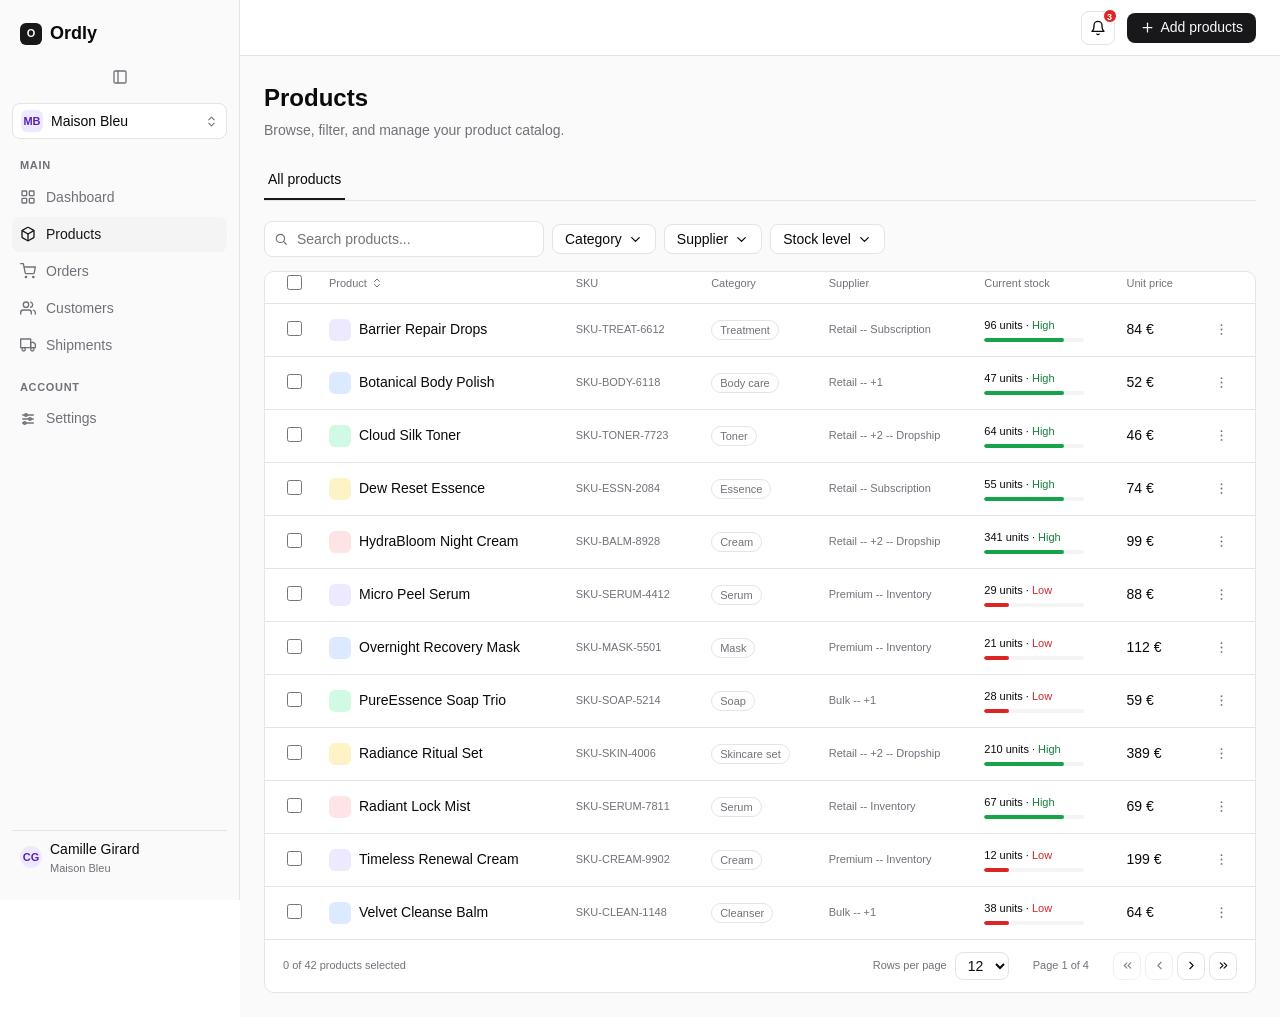
<file: demo-produit/tasks.html>
<!DOCTYPE html>
<html lang="en">
<head>
<meta charset="UTF-8" />
<meta name="viewport" content="width=device-width, initial-scale=1.0" />
<title>Products -- Ordly</title>
<link rel="stylesheet" href="styles.css" />
</head>
<body>
<div class="app-shell">
  <input type="checkbox" id="sidebar-toggle" class="sidebar-toggle-checkbox" />
  <aside class="app-sidebar">
    <div class="app-sidebar__brand">
      <span class="app-sidebar__brand-mark">O</span>
      <span class="app-sidebar__brand-word">Ordly</span>
    </div>
    <label for="sidebar-toggle" class="sidebar-toggle-btn" aria-label="Toggle sidebar">
      <svg viewBox="0 0 24 24" fill="none" stroke="currentColor" stroke-width="2" stroke-linecap="round" stroke-linejoin="round"><rect x="3" y="3" width="18" height="18" rx="2"></rect><path d="M9 3v18"></path></svg>
    </label>
    <div class="workspace-switcher">
      <span class="workspace-switcher__mark">MB</span>
      <select class="workspace-switcher__select" aria-label="Switch workspace">
        <option selected>Maison Bleu</option>
        <option>Nordbeam Home</option>
        <option>Loupiote Paris</option>
        <option>+ Add workspace</option>
      </select>
    </div>
    <nav class="app-sidebar__nav">
      <div class="app-sidebar__group-label">Main</div>
      <a href="dashboard.html" class="app-sidebar__link">
        <svg viewBox="0 0 24 24" fill="none" stroke="currentColor" stroke-width="2" stroke-linecap="round" stroke-linejoin="round"><rect x="3" y="3" width="7" height="7" rx="1"></rect><rect x="14" y="3" width="7" height="7" rx="1"></rect><rect x="3" y="14" width="7" height="7" rx="1"></rect><rect x="14" y="14" width="7" height="7" rx="1"></rect></svg>
        <span class="app-sidebar__link-label">Dashboard</span>
      </a>
      <a href="tasks.html" class="app-sidebar__link is-active">
        <svg viewBox="0 0 24 24" fill="none" stroke="currentColor" stroke-width="2" stroke-linecap="round" stroke-linejoin="round"><path d="M21 8a2 2 0 0 0-1-1.73l-7-4a2 2 0 0 0-2 0l-7 4A2 2 0 0 0 3 8v8a2 2 0 0 0 1 1.73l7 4a2 2 0 0 0 2 0l7-4a2 2 0 0 0 1-1.73z"></path><polyline points="3.29 7 12 12 20.71 7"></polyline><line x1="12" y1="22" x2="12" y2="12"></line></svg>
        <span class="app-sidebar__link-label">Products</span>
      </a>
      <a href="task-detail.html" class="app-sidebar__link">
        <svg viewBox="0 0 24 24" fill="none" stroke="currentColor" stroke-width="2" stroke-linecap="round" stroke-linejoin="round"><circle cx="9" cy="21" r="1"></circle><circle cx="20" cy="21" r="1"></circle><path d="M1 1h4l2.68 13.39a2 2 0 0 0 2 1.61h9.72a2 2 0 0 0 2-1.61L23 6H6"></path></svg>
        <span class="app-sidebar__link-label">Orders</span>
      </a>
      <a href="inbox.html" class="app-sidebar__link">
        <svg viewBox="0 0 24 24" fill="none" stroke="currentColor" stroke-width="2" stroke-linecap="round" stroke-linejoin="round"><path d="M17 21v-2a4 4 0 0 0-4-4H5a4 4 0 0 0-4 4v2"></path><circle cx="9" cy="7" r="4"></circle><path d="M23 21v-2a4 4 0 0 0-3-3.87"></path><path d="M16 3.13a4 4 0 0 1 0 7.75"></path></svg>
        <span class="app-sidebar__link-label">Customers</span>
      </a>
      <a href="analytics.html" class="app-sidebar__link">
        <svg viewBox="0 0 24 24" fill="none" stroke="currentColor" stroke-width="2" stroke-linecap="round" stroke-linejoin="round"><rect x="1" y="3" width="15" height="13"></rect><polygon points="16 8 20 8 23 11 23 16 16 16 16 8"></polygon><circle cx="5.5" cy="18.5" r="2.5"></circle><circle cx="18.5" cy="18.5" r="2.5"></circle></svg>
        <span class="app-sidebar__link-label">Shipments</span>
      </a>
      <div class="app-sidebar__group-label">Account</div>
      <a href="settings-profile.html" class="app-sidebar__link">
        <svg viewBox="0 0 24 24" fill="none" stroke="currentColor" stroke-width="2" stroke-linecap="round" stroke-linejoin="round"><line x1="4" y1="6" x2="20" y2="6"></line><circle cx="9" cy="6" r="2"></circle><line x1="4" y1="12" x2="20" y2="12"></line><circle cx="15" cy="12" r="2"></circle><line x1="4" y1="18" x2="20" y2="18"></line><circle cx="7" cy="18" r="2"></circle></svg>
        <span class="app-sidebar__link-label">Settings</span>
      </a>
    </nav>
    <div class="app-sidebar__footer">
      <span class="avatar avatar-sm avatar-violet">CG</span>
      <div class="app-sidebar__footer-text" style="flex: 1; min-width: 0;">
        <div style="font-size: var(--text-base); font-weight: 500; overflow: hidden; text-overflow: ellipsis; white-space: nowrap;">Camille Girard</div>
        <div class="text-sm muted" style="overflow: hidden; text-overflow: ellipsis; white-space: nowrap;">Maison Bleu</div>
      </div>
    </div>
  </aside>
  <label for="sidebar-toggle" class="sidebar-backdrop" aria-hidden="true"></label>

  <main class="app-main">
    <div class="app-topbar">
      <details class="notif-dropdown">
        <summary class="icon-btn" aria-label="Notifications">
          <svg viewBox="0 0 24 24" fill="none" stroke="currentColor" stroke-width="2" stroke-linecap="round" stroke-linejoin="round"><path d="M18 8a6 6 0 1 0-12 0c0 7-3 9-3 9h18s-3-2-3-9"></path><path d="M13.73 21a2 2 0 0 1-3.46 0"></path></svg>
          <span class="icon-btn-badge" aria-hidden="true">3</span>
        </summary>
        <div class="notif-panel">
          <div class="notif-panel__header">Notifications</div>
          <div class="notif-item">
            <span class="avatar avatar-sm avatar-blue">TB</span>
            <div>
              <div class="notif-text"><strong>Thomas Bernard</strong> flagged low stock on <em>Micro Peel Serum</em></div>
              <div class="notif-time">2 hours ago</div>
            </div>
          </div>
          <div class="notif-item">
            <span class="avatar avatar-sm avatar-emerald">LM</span>
            <div>
              <div class="notif-text"><strong>Lea Martin</strong> added the product <em>Radiance Ritual Set</em></div>
              <div class="notif-time">Yesterday</div>
            </div>
          </div>
          <div class="notif-item">
            <span class="avatar avatar-sm avatar-amber">SR</span>
            <div>
              <div class="notif-text"><strong>Sofia Rossi</strong> updated the price of <em>HydraBloom Night Cream</em></div>
              <div class="notif-time">2 days ago</div>
            </div>
          </div>
        </div>
      </details>
      <a href="task-detail.html" class="btn btn-primary btn-sm">
        <svg viewBox="0 0 24 24" fill="none" stroke="currentColor" stroke-width="2" stroke-linecap="round" stroke-linejoin="round"><line x1="12" y1="5" x2="12" y2="19"></line><line x1="5" y1="12" x2="19" y2="12"></line></svg>
        Add products
      </a>
    </div>

    <div class="app-content">
      <div class="page-header">
        <div>
          <h1>Products</h1>
          <p>Browse, filter, and manage your product catalog.</p>
        </div>
      </div>

      <div class="tabs">
        <a href="#" class="is-active">All products</a>
      </div>

      <div class="toolbar">
        <div class="search">
          <svg viewBox="0 0 24 24" fill="none" stroke="currentColor" stroke-width="2" stroke-linecap="round" stroke-linejoin="round"><circle cx="11" cy="11" r="7"></circle><line x1="21" y1="21" x2="16.65" y2="16.65"></line></svg>
          <input type="search" placeholder="Search products..." />
        </div>
        <button class="btn btn-outline btn-sm">
          Category
          <svg viewBox="0 0 24 24" fill="none" stroke="currentColor" stroke-width="2" stroke-linecap="round" stroke-linejoin="round"><polyline points="6 9 12 15 18 9"></polyline></svg>
        </button>
        <button class="btn btn-outline btn-sm">
          Supplier
          <svg viewBox="0 0 24 24" fill="none" stroke="currentColor" stroke-width="2" stroke-linecap="round" stroke-linejoin="round"><polyline points="6 9 12 15 18 9"></polyline></svg>
        </button>
        <button class="btn btn-outline btn-sm">
          Stock level
          <svg viewBox="0 0 24 24" fill="none" stroke="currentColor" stroke-width="2" stroke-linecap="round" stroke-linejoin="round"><polyline points="6 9 12 15 18 9"></polyline></svg>
        </button>
      </div>

      <div class="card" style="padding: 0;">
        <div class="table-scroll">
        <table>
          <thead>
            <tr>
              <th class="th-checkbox" style="padding-left: 18px;"><input type="checkbox" aria-label="Select all" /></th>
              <th>
                <span class="th-sortable">Product
                  <svg viewBox="0 0 24 24" fill="none" stroke="currentColor" stroke-width="2" stroke-linecap="round" stroke-linejoin="round"><path d="m7 15 5 5 5-5"></path><path d="m7 9 5-5 5 5"></path></svg>
                </span>
              </th>
              <th>SKU</th>
              <th>Category</th>
              <th>Supplier</th>
              <th>Current stock</th>
              <th>Unit price</th>
              <th></th>
            </tr>
          </thead>
          <tbody>
            <tr>
              <td class="td-checkbox" style="padding-left: 18px;"><input type="checkbox" aria-label="Select row" /></td>
              <td>
                <div class="table-cell-user">
                  <span class="avatar avatar-sm avatar-violet" aria-hidden="true" style="border-radius: 6px;"></span>
                  <a href="task-detail.html" style="text-decoration: none; font-weight: 500; color: inherit;">Barrier Repair Drops</a>
                </div>
              </td>
              <td class="text-sm muted">SKU-TREAT-6612</td>
              <td><span class="badge badge-outline">Treatment</span></td>
              <td class="text-sm muted">Retail -- Subscription</td>
              <td>
                <div class="text-sm">96 units &middot; <span class="text-level is-high">High</span></div>
                <div class="stock-bar"><div class="stock-bar__fill is-high" style="width: 80%;"></div></div>
              </td>
              <td style="font-weight: 500;">84&nbsp;&euro;</td>
              <td><button type="button" class="row-menu" aria-label="Actions"><svg viewBox="0 0 24 24" fill="currentColor"><circle cx="12" cy="5" r="1.5"></circle><circle cx="12" cy="12" r="1.5"></circle><circle cx="12" cy="19" r="1.5"></circle></svg></button></td>
            </tr>
            <tr>
              <td class="td-checkbox" style="padding-left: 18px;"><input type="checkbox" aria-label="Select row" /></td>
              <td>
                <div class="table-cell-user">
                  <span class="avatar avatar-sm avatar-blue" aria-hidden="true" style="border-radius: 6px;"></span>
                  <a href="task-detail.html" style="text-decoration: none; font-weight: 500; color: inherit;">Botanical Body Polish</a>
                </div>
              </td>
              <td class="text-sm muted">SKU-BODY-6118</td>
              <td><span class="badge badge-outline">Body care</span></td>
              <td class="text-sm muted">Retail -- +1</td>
              <td>
                <div class="text-sm">47 units &middot; <span class="text-level is-high">High</span></div>
                <div class="stock-bar"><div class="stock-bar__fill is-high" style="width: 80%;"></div></div>
              </td>
              <td style="font-weight: 500;">52&nbsp;&euro;</td>
              <td><button type="button" class="row-menu" aria-label="Actions"><svg viewBox="0 0 24 24" fill="currentColor"><circle cx="12" cy="5" r="1.5"></circle><circle cx="12" cy="12" r="1.5"></circle><circle cx="12" cy="19" r="1.5"></circle></svg></button></td>
            </tr>
            <tr>
              <td class="td-checkbox" style="padding-left: 18px;"><input type="checkbox" aria-label="Select row" /></td>
              <td>
                <div class="table-cell-user">
                  <span class="avatar avatar-sm avatar-emerald" aria-hidden="true" style="border-radius: 6px;"></span>
                  <a href="task-detail.html" style="text-decoration: none; font-weight: 500; color: inherit;">Cloud Silk Toner</a>
                </div>
              </td>
              <td class="text-sm muted">SKU-TONER-7723</td>
              <td><span class="badge badge-outline">Toner</span></td>
              <td class="text-sm muted">Retail -- +2 -- Dropship</td>
              <td>
                <div class="text-sm">64 units &middot; <span class="text-level is-high">High</span></div>
                <div class="stock-bar"><div class="stock-bar__fill is-high" style="width: 80%;"></div></div>
              </td>
              <td style="font-weight: 500;">46&nbsp;&euro;</td>
              <td><button type="button" class="row-menu" aria-label="Actions"><svg viewBox="0 0 24 24" fill="currentColor"><circle cx="12" cy="5" r="1.5"></circle><circle cx="12" cy="12" r="1.5"></circle><circle cx="12" cy="19" r="1.5"></circle></svg></button></td>
            </tr>
            <tr>
              <td class="td-checkbox" style="padding-left: 18px;"><input type="checkbox" aria-label="Select row" /></td>
              <td>
                <div class="table-cell-user">
                  <span class="avatar avatar-sm avatar-amber" aria-hidden="true" style="border-radius: 6px;"></span>
                  <a href="task-detail.html" style="text-decoration: none; font-weight: 500; color: inherit;">Dew Reset Essence</a>
                </div>
              </td>
              <td class="text-sm muted">SKU-ESSN-2084</td>
              <td><span class="badge badge-outline">Essence</span></td>
              <td class="text-sm muted">Retail -- Subscription</td>
              <td>
                <div class="text-sm">55 units &middot; <span class="text-level is-high">High</span></div>
                <div class="stock-bar"><div class="stock-bar__fill is-high" style="width: 80%;"></div></div>
              </td>
              <td style="font-weight: 500;">74&nbsp;&euro;</td>
              <td><button type="button" class="row-menu" aria-label="Actions"><svg viewBox="0 0 24 24" fill="currentColor"><circle cx="12" cy="5" r="1.5"></circle><circle cx="12" cy="12" r="1.5"></circle><circle cx="12" cy="19" r="1.5"></circle></svg></button></td>
            </tr>
            <tr>
              <td class="td-checkbox" style="padding-left: 18px;"><input type="checkbox" aria-label="Select row" /></td>
              <td>
                <div class="table-cell-user">
                  <span class="avatar avatar-sm avatar-rose" aria-hidden="true" style="border-radius: 6px;"></span>
                  <a href="task-detail.html" style="text-decoration: none; font-weight: 500; color: inherit;">HydraBloom Night Cream</a>
                </div>
              </td>
              <td class="text-sm muted">SKU-BALM-8928</td>
              <td><span class="badge badge-outline">Cream</span></td>
              <td class="text-sm muted">Retail -- +2 -- Dropship</td>
              <td>
                <div class="text-sm">341 units &middot; <span class="text-level is-high">High</span></div>
                <div class="stock-bar"><div class="stock-bar__fill is-high" style="width: 80%;"></div></div>
              </td>
              <td style="font-weight: 500;">99&nbsp;&euro;</td>
              <td><button type="button" class="row-menu" aria-label="Actions"><svg viewBox="0 0 24 24" fill="currentColor"><circle cx="12" cy="5" r="1.5"></circle><circle cx="12" cy="12" r="1.5"></circle><circle cx="12" cy="19" r="1.5"></circle></svg></button></td>
            </tr>
            <tr>
              <td class="td-checkbox" style="padding-left: 18px;"><input type="checkbox" aria-label="Select row" /></td>
              <td>
                <div class="table-cell-user">
                  <span class="avatar avatar-sm avatar-violet" aria-hidden="true" style="border-radius: 6px;"></span>
                  <a href="task-detail.html" style="text-decoration: none; font-weight: 500; color: inherit;">Micro Peel Serum</a>
                </div>
              </td>
              <td class="text-sm muted">SKU-SERUM-4412</td>
              <td><span class="badge badge-outline">Serum</span></td>
              <td class="text-sm muted">Premium -- Inventory</td>
              <td>
                <div class="text-sm">29 units &middot; <span class="text-level is-low">Low</span></div>
                <div class="stock-bar"><div class="stock-bar__fill is-low" style="width: 25%;"></div></div>
              </td>
              <td style="font-weight: 500;">88&nbsp;&euro;</td>
              <td><button type="button" class="row-menu" aria-label="Actions"><svg viewBox="0 0 24 24" fill="currentColor"><circle cx="12" cy="5" r="1.5"></circle><circle cx="12" cy="12" r="1.5"></circle><circle cx="12" cy="19" r="1.5"></circle></svg></button></td>
            </tr>
            <tr>
              <td class="td-checkbox" style="padding-left: 18px;"><input type="checkbox" aria-label="Select row" /></td>
              <td>
                <div class="table-cell-user">
                  <span class="avatar avatar-sm avatar-blue" aria-hidden="true" style="border-radius: 6px;"></span>
                  <a href="task-detail.html" style="text-decoration: none; font-weight: 500; color: inherit;">Overnight Recovery Mask</a>
                </div>
              </td>
              <td class="text-sm muted">SKU-MASK-5501</td>
              <td><span class="badge badge-outline">Mask</span></td>
              <td class="text-sm muted">Premium -- Inventory</td>
              <td>
                <div class="text-sm">21 units &middot; <span class="text-level is-low">Low</span></div>
                <div class="stock-bar"><div class="stock-bar__fill is-low" style="width: 25%;"></div></div>
              </td>
              <td style="font-weight: 500;">112&nbsp;&euro;</td>
              <td><button type="button" class="row-menu" aria-label="Actions"><svg viewBox="0 0 24 24" fill="currentColor"><circle cx="12" cy="5" r="1.5"></circle><circle cx="12" cy="12" r="1.5"></circle><circle cx="12" cy="19" r="1.5"></circle></svg></button></td>
            </tr>
            <tr>
              <td class="td-checkbox" style="padding-left: 18px;"><input type="checkbox" aria-label="Select row" /></td>
              <td>
                <div class="table-cell-user">
                  <span class="avatar avatar-sm avatar-emerald" aria-hidden="true" style="border-radius: 6px;"></span>
                  <a href="task-detail.html" style="text-decoration: none; font-weight: 500; color: inherit;">PureEssence Soap Trio</a>
                </div>
              </td>
              <td class="text-sm muted">SKU-SOAP-5214</td>
              <td><span class="badge badge-outline">Soap</span></td>
              <td class="text-sm muted">Bulk -- +1</td>
              <td>
                <div class="text-sm">28 units &middot; <span class="text-level is-low">Low</span></div>
                <div class="stock-bar"><div class="stock-bar__fill is-low" style="width: 25%;"></div></div>
              </td>
              <td style="font-weight: 500;">59&nbsp;&euro;</td>
              <td><button type="button" class="row-menu" aria-label="Actions"><svg viewBox="0 0 24 24" fill="currentColor"><circle cx="12" cy="5" r="1.5"></circle><circle cx="12" cy="12" r="1.5"></circle><circle cx="12" cy="19" r="1.5"></circle></svg></button></td>
            </tr>
            <tr>
              <td class="td-checkbox" style="padding-left: 18px;"><input type="checkbox" aria-label="Select row" /></td>
              <td>
                <div class="table-cell-user">
                  <span class="avatar avatar-sm avatar-amber" aria-hidden="true" style="border-radius: 6px;"></span>
                  <a href="task-detail.html" style="text-decoration: none; font-weight: 500; color: inherit;">Radiance Ritual Set</a>
                </div>
              </td>
              <td class="text-sm muted">SKU-SKIN-4006</td>
              <td><span class="badge badge-outline">Skincare set</span></td>
              <td class="text-sm muted">Retail -- +2 -- Dropship</td>
              <td>
                <div class="text-sm">210 units &middot; <span class="text-level is-high">High</span></div>
                <div class="stock-bar"><div class="stock-bar__fill is-high" style="width: 80%;"></div></div>
              </td>
              <td style="font-weight: 500;">389&nbsp;&euro;</td>
              <td><button type="button" class="row-menu" aria-label="Actions"><svg viewBox="0 0 24 24" fill="currentColor"><circle cx="12" cy="5" r="1.5"></circle><circle cx="12" cy="12" r="1.5"></circle><circle cx="12" cy="19" r="1.5"></circle></svg></button></td>
            </tr>
            <tr>
              <td class="td-checkbox" style="padding-left: 18px;"><input type="checkbox" aria-label="Select row" /></td>
              <td>
                <div class="table-cell-user">
                  <span class="avatar avatar-sm avatar-rose" aria-hidden="true" style="border-radius: 6px;"></span>
                  <a href="task-detail.html" style="text-decoration: none; font-weight: 500; color: inherit;">Radiant Lock Mist</a>
                </div>
              </td>
              <td class="text-sm muted">SKU-SERUM-7811</td>
              <td><span class="badge badge-outline">Serum</span></td>
              <td class="text-sm muted">Retail -- Inventory</td>
              <td>
                <div class="text-sm">67 units &middot; <span class="text-level is-high">High</span></div>
                <div class="stock-bar"><div class="stock-bar__fill is-high" style="width: 80%;"></div></div>
              </td>
              <td style="font-weight: 500;">69&nbsp;&euro;</td>
              <td><button type="button" class="row-menu" aria-label="Actions"><svg viewBox="0 0 24 24" fill="currentColor"><circle cx="12" cy="5" r="1.5"></circle><circle cx="12" cy="12" r="1.5"></circle><circle cx="12" cy="19" r="1.5"></circle></svg></button></td>
            </tr>
            <tr>
              <td class="td-checkbox" style="padding-left: 18px;"><input type="checkbox" aria-label="Select row" /></td>
              <td>
                <div class="table-cell-user">
                  <span class="avatar avatar-sm avatar-violet" aria-hidden="true" style="border-radius: 6px;"></span>
                  <a href="task-detail.html" style="text-decoration: none; font-weight: 500; color: inherit;">Timeless Renewal Cream</a>
                </div>
              </td>
              <td class="text-sm muted">SKU-CREAM-9902</td>
              <td><span class="badge badge-outline">Cream</span></td>
              <td class="text-sm muted">Premium -- Inventory</td>
              <td>
                <div class="text-sm">12 units &middot; <span class="text-level is-low">Low</span></div>
                <div class="stock-bar"><div class="stock-bar__fill is-low" style="width: 25%;"></div></div>
              </td>
              <td style="font-weight: 500;">199&nbsp;&euro;</td>
              <td><button type="button" class="row-menu" aria-label="Actions"><svg viewBox="0 0 24 24" fill="currentColor"><circle cx="12" cy="5" r="1.5"></circle><circle cx="12" cy="12" r="1.5"></circle><circle cx="12" cy="19" r="1.5"></circle></svg></button></td>
            </tr>
            <tr>
              <td class="td-checkbox" style="padding-left: 18px;"><input type="checkbox" aria-label="Select row" /></td>
              <td>
                <div class="table-cell-user">
                  <span class="avatar avatar-sm avatar-blue" aria-hidden="true" style="border-radius: 6px;"></span>
                  <a href="task-detail.html" style="text-decoration: none; font-weight: 500; color: inherit;">Velvet Cleanse Balm</a>
                </div>
              </td>
              <td class="text-sm muted">SKU-CLEAN-1148</td>
              <td><span class="badge badge-outline">Cleanser</span></td>
              <td class="text-sm muted">Bulk -- +1</td>
              <td>
                <div class="text-sm">38 units &middot; <span class="text-level is-low">Low</span></div>
                <div class="stock-bar"><div class="stock-bar__fill is-low" style="width: 25%;"></div></div>
              </td>
              <td style="font-weight: 500;">64&nbsp;&euro;</td>
              <td><button type="button" class="row-menu" aria-label="Actions"><svg viewBox="0 0 24 24" fill="currentColor"><circle cx="12" cy="5" r="1.5"></circle><circle cx="12" cy="12" r="1.5"></circle><circle cx="12" cy="19" r="1.5"></circle></svg></button></td>
            </tr>
          </tbody>
        </table>
        </div>
        <div class="row" style="justify-content: space-between; padding: 12px 18px; border-top: 1px solid var(--border);">
          <span class="text-sm muted">0 of 42 products selected</span>
          <div class="row" style="gap: 24px;">
            <div class="row" style="gap: 8px;">
              <span class="text-sm muted">Rows per page</span>
              <select style="width: auto; height: 28px; padding: 0 8px;" aria-label="Rows per page">
                <option>10</option>
                <option selected>12</option>
                <option>25</option>
              </select>
            </div>
            <span class="text-sm muted">Page 1 of 4</span>
            <div class="pagination">
              <button class="pagination__btn" disabled aria-label="First page">
                <svg viewBox="0 0 24 24" fill="none" stroke="currentColor" stroke-width="2" stroke-linecap="round" stroke-linejoin="round"><polyline points="11 17 6 12 11 7"></polyline><polyline points="18 17 13 12 18 7"></polyline></svg>
              </button>
              <button class="pagination__btn" disabled aria-label="Previous page">
                <svg viewBox="0 0 24 24" fill="none" stroke="currentColor" stroke-width="2" stroke-linecap="round" stroke-linejoin="round"><polyline points="15 18 9 12 15 6"></polyline></svg>
              </button>
              <button class="pagination__btn" aria-label="Next page">
                <svg viewBox="0 0 24 24" fill="none" stroke="currentColor" stroke-width="2" stroke-linecap="round" stroke-linejoin="round"><polyline points="9 18 15 12 9 6"></polyline></svg>
              </button>
              <button class="pagination__btn" aria-label="Last page">
                <svg viewBox="0 0 24 24" fill="none" stroke="currentColor" stroke-width="2" stroke-linecap="round" stroke-linejoin="round"><polyline points="13 17 18 12 13 7"></polyline><polyline points="6 17 11 12 6 7"></polyline></svg>
              </button>
            </div>
          </div>
        </div>
      </div>
    </div>
  </main>
</div>
</body>
</html>
</file>
<file: demo-produit/styles.css>
/*
  Ordly -- faux produit SaaS credible, cree pour servir de cible d'audit a
  Deltarule (comparaison Figma <-> Production/Staging). HTML+CSS statique,
  sans framework JS ni build : chaque page est un fichier autonome, servi
  directement par public/ (accessible a une vraie URL, en local comme une
  fois deploye), exactement comme le veut la colonne Production du Panorama
  (voir web/src/components/deltarule/production-apercu.tsx -- une iframe a
  besoin d'une URL reelle, pas d'un mock).

  Jetons repris du theme shadcn/ui "new-york" STOCK (pas les 3 valeurs que
  Deltarule elle-meme a deviees dans son propre DESIGN.md) : Ordly est le
  produit AUDITE, pas Deltarule -- il doit porter les valeurs par defaut du
  kit Figma connecte (voir figma-config.ts), pour que les rares ecarts
  volontaires (voir chaque page, section "Ecarts volontaires") se detachent
  d'un fond par ailleurs conforme, plutot que de se noyer dans des jetons
  deja tous retouches.

  Interface en anglais (langue du produit audite -- distincte de la langue
  de travail Deltarule/francais qui reste utilisee dans les commentaires
  techniques de ce fichier et les ECART VOLONTAIRE de chaque page).
*/

:root {
  --background: #ffffff;
  --foreground: #0a0a0a;
  --card: #ffffff;
  --card-foreground: #0a0a0a;
  --muted: #f4f4f5;
  --muted-foreground: #71717a;
  --border: #e4e4e7;
  --input: #e4e4e7;
  --ring: #0a0a0a;
  --primary: #18181b;
  --primary-foreground: #fafafa;
  --secondary: #f4f4f5;
  --secondary-foreground: #18181b;
  --accent: #f4f4f5;
  --accent-foreground: #18181b;
  --destructive: #dc2626;
  --destructive-foreground: #fafafa;
  --success: #16a34a;
  --success-subtle: #f0fdf4;
  --success-subtle-foreground: #15803d;
  --warning: #d97706;
  --warning-subtle: #fffbeb;
  --warning-subtle-foreground: #b45309;
  --sidebar: #fafafa;
  --sidebar-foreground: #18181b;
  --sidebar-border: #e4e4e7;
  --radius: 8px;
  --font-sans: -apple-system, BlinkMacSystemFont, "Segoe UI", Roboto, Helvetica, Arial, sans-serif;
  --font-mono: ui-monospace, "SF Mono", Menlo, Consolas, monospace;

  /* Fond de la zone de contenu, distinct du blanc des cartes : sans cette
     teinte, cartes et arriere-plan se confondaient (meme --background),
     aucune profondeur visible malgre les bordures. Registre shadcn standard
     (zinc-50 sur cartes blanches), pas une couleur de marque. */
  --canvas: #fafafa;

  /* Ombres cartes/boutons -- shadow-sm/shadow-xs de shadcn, pas juste des
     bordures : sans elles, toute l'interface restait plate au meme plan. */
  --shadow-sm: 0 1px 3px 0 rgb(0 0 0 / 0.07), 0 1px 2px -1px rgb(0 0 0 / 0.06);
  --shadow-xs: 0 1px 2px 0 rgb(0 0 0 / 0.05);

  /* Avatars colores par personne (identite coherente sur tout le produit,
     voir chaque page) -- registre courant des produits reels (Linear,
     Notion...), pas une deviation du systeme shadcn : simples teintes
     douces + texte fonce assorti, meme famille que --success-subtle /
     --warning-subtle deja dans ce fichier. */
  --avatar-violet: #ede9fe;
  --avatar-violet-fg: #5b21b6;
  --avatar-blue: #dbeafe;
  --avatar-blue-fg: #1d4ed8;
  --avatar-emerald: #d1fae5;
  --avatar-emerald-fg: #047857;
  --avatar-amber: #fef3c7;
  --avatar-amber-fg: #b45309;
  --avatar-rose: #ffe4e6;
  --avatar-rose-fg: #be123c;

  /* Echelle typographique : 5 paliers, ratio >= 1.25 entre chacun --
     remplace les 13 tailles quasi identiques (10 a 24px) d'origine, qui
     produisaient une hierarchie plate (aucun palier ne se distinguait
     clairement du suivant). micro = labels/meta secondaires, base = corps
     de texte et UI (boutons, champs, tableaux), lg = titres de section,
     xl = titre de page, 2xl = chiffre-vedette (KPI, prix). */
  --text-micro: 11px;
  --text-base: 14px;
  --text-lg: 18px;
  --text-xl: 24px;
  --text-2xl: 32px;
}

* {
  box-sizing: border-box;
}

body {
  margin: 0;
  background: var(--background);
  color: var(--foreground);
  font-family: var(--font-sans);
  font-size: var(--text-base);
  line-height: 1.5;
  -webkit-font-smoothing: antialiased;
}

a {
  color: inherit;
}

/* ------------------------------------------------------------------ */
/* Layout commun : sidebar + topbar                                    */
/* ------------------------------------------------------------------ */

.app-shell {
  display: flex;
  min-height: 100svh;
}

/* Case a cocher pilotant le repli/deploiement de la sidebar -- premier
   enfant de .app-shell (pas a l'interieur de la sidebar elle-meme) pour
   rester un sibling accessible en CSS pur via `~`, sans JS. Un seul
   <label for="..."> la pilote, integre a la sidebar elle-meme (voir
   .sidebar-toggle-btn) -- pas de second bouton duplique dans la topbar. */
.sidebar-toggle-checkbox {
  position: absolute;
  opacity: 0;
  pointer-events: none;
}

.sidebar-backdrop {
  display: none;
}

/* Position fixe a toutes les tailles d'ecran -- jamais un item flex
   in-flow qui bascule en overlay au changement de palier responsive :
   un seul mode de mise en page evite le saut brutal de contenu observe
   au redimensionnement (la sidebar changeait de mode sticky <-> fixed
   pile au point de rupture, ce qui faisait sauter tout le contenu). */
.app-sidebar {
  position: fixed;
  top: 0;
  left: 0;
  bottom: 0;
  width: 240px;
  z-index: 40;
  background: var(--sidebar);
  border-right: 1px solid var(--sidebar-border);
  display: flex;
  flex-direction: column;
  padding: 16px 12px;
  transition: width 0.15s ease;
}

/* Repli -- rail d'icones seules. Le nom d'espace de travail, les libelles
   de nav et le texte du pied (nom/role) se masquent ; seuls avatar/icones
   restent, centres. Le contenu suit via la marge de .app-main, jamais de
   chevauchement. */
.sidebar-toggle-checkbox:checked ~ .app-sidebar {
  width: 60px;
}

.sidebar-toggle-checkbox:checked ~ .app-main {
  margin-left: 60px;
}

.sidebar-toggle-checkbox:checked ~ .app-sidebar .app-sidebar__brand-word,
.sidebar-toggle-checkbox:checked ~ .app-sidebar .app-sidebar__group-label,
.sidebar-toggle-checkbox:checked ~ .app-sidebar .app-sidebar__link-label,
.sidebar-toggle-checkbox:checked ~ .app-sidebar .workspace-switcher__select,
.sidebar-toggle-checkbox:checked ~ .app-sidebar .app-sidebar__footer-text {
  display: none;
}

.sidebar-toggle-checkbox:checked ~ .app-sidebar .app-sidebar__link,
.sidebar-toggle-checkbox:checked ~ .app-sidebar .workspace-switcher {
  justify-content: center;
}

/* Bouton unique de repli/deploiement -- vit dans la sidebar elle-meme,
   jamais dans la topbar : un seul controle, toujours au meme endroit,
   atteignable meme sidebar repliee (rail d'icones, jamais masquee). */
.sidebar-toggle-btn {
  display: inline-flex;
  align-items: center;
  justify-content: center;
  width: 100%;
  height: 32px;
  margin-bottom: 10px;
  border: none;
  border-radius: var(--radius);
  background: transparent;
  color: var(--muted-foreground);
  cursor: pointer;
  flex-shrink: 0;
}

.sidebar-toggle-btn:hover {
  background: var(--accent);
  color: var(--accent-foreground);
}

.sidebar-toggle-btn svg {
  width: 16px;
  height: 16px;
}

.app-sidebar__brand {
  display: flex;
  align-items: center;
  gap: 8px;
  padding: 4px 8px 14px;
  font-weight: 600;
  font-size: var(--text-lg);
}

.app-sidebar__brand-mark {
  width: 22px;
  height: 22px;
  border-radius: 6px;
  background: var(--primary);
  display: inline-flex;
  align-items: center;
  justify-content: center;
  color: var(--primary-foreground);
  font-size: var(--text-micro);
  font-weight: 700;
  flex-shrink: 0;
}

.app-sidebar__nav {
  flex: 1;
  min-height: 0;
  overflow-y: auto;
  display: flex;
  flex-direction: column;
  gap: 2px;
}

/* Etiquette de groupe de navigation (registre shadcn admin -- SidebarGroupLabel) --
   sans elle, la nav etait un seul bloc plat de 5 liens, aucune distinction
   entre les vues produit et les reglages de compte. */
.app-sidebar__group-label {
  padding: 14px 8px 4px;
  font-size: var(--text-micro);
  font-weight: 600;
  letter-spacing: 0.06em;
  text-transform: uppercase;
  color: var(--muted-foreground);
}

.app-sidebar__group-label:first-child {
  padding-top: 4px;
}

.app-sidebar__link {
  display: flex;
  align-items: center;
  gap: 10px;
  padding: 7px 8px;
  border-radius: var(--radius);
  color: var(--muted-foreground);
  text-decoration: none;
  font-size: var(--text-base);
  font-weight: 500;
}

.app-sidebar__link:hover {
  background: var(--accent);
  color: var(--accent-foreground);
}

.app-sidebar__link.is-active {
  background: var(--secondary);
  color: var(--secondary-foreground);
}

.app-sidebar__link svg {
  width: 16px;
  height: 16px;
  flex-shrink: 0;
}

.app-sidebar__link-label {
  flex: 1;
  min-width: 0;
  overflow: hidden;
  text-overflow: ellipsis;
  white-space: nowrap;
}

.app-sidebar__footer {
  margin-top: auto;
  flex-shrink: 0;
  display: flex;
  align-items: center;
  gap: 8px;
  padding: 8px;
  border-top: 1px solid var(--sidebar-border);
}

.app-main {
  flex: 1;
  min-width: 0;
  margin-left: 240px;
  display: flex;
  flex-direction: column;
  transition: margin-left 0.15s ease;
}

.app-topbar {
  height: 56px;
  flex-shrink: 0;
  display: flex;
  align-items: center;
  justify-content: flex-end;
  gap: 12px;
  padding: 0 24px;
  border-bottom: 1px solid var(--border);
}

.app-content {
  flex: 1;
  min-height: 0;
  padding: 24px;
  overflow-y: auto;
  background: var(--canvas);
}

/* ------------------------------------------------------------------ */
/* Boutons                                                              */
/* ------------------------------------------------------------------ */

.btn {
  display: inline-flex;
  align-items: center;
  justify-content: center;
  gap: 6px;
  height: 36px;
  padding: 0 16px;
  border-radius: var(--radius);
  border: 1px solid transparent;
  font-family: inherit;
  font-size: var(--text-base);
  font-weight: 500;
  text-decoration: none;
  cursor: pointer;
  white-space: nowrap;
}

.btn svg {
  width: 15px;
  height: 15px;
}

.btn-primary {
  background: var(--primary);
  color: var(--primary-foreground);
}

.btn-outline {
  background: var(--background);
  border-color: var(--border);
  color: var(--foreground);
}

.btn-ghost {
  background: transparent;
  color: var(--foreground);
}

.btn-destructive {
  background: #fef2f2;
  color: var(--destructive);
}

.btn-sm {
  height: 30px;
  padding: 0 12px;
  font-size: var(--text-base);
}

.btn-full {
  width: 100%;
}

/* ------------------------------------------------------------------ */
/* Champs de formulaire                                                */
/* ------------------------------------------------------------------ */

.field {
  display: flex;
  flex-direction: column;
  gap: 6px;
}

.field + .field {
  margin-top: 16px;
}

.field label {
  font-size: var(--text-base);
  font-weight: 500;
}

.field .field-hint {
  font-size: var(--text-micro);
  color: var(--muted-foreground);
}

input[type="text"],
input[type="email"],
input[type="password"],
input[type="search"],
input[type="date"],
select,
textarea {
  height: 36px;
  padding: 0 12px;
  border-radius: var(--radius);
  border: 1px solid var(--input);
  background: var(--background);
  color: var(--foreground);
  font-family: inherit;
  font-size: var(--text-base);
  width: 100%;
}

textarea {
  height: auto;
  padding: 10px 12px;
  resize: vertical;
}

input:focus-visible,
select:focus-visible,
textarea:focus-visible,
.btn:focus-visible,
a:focus-visible {
  outline: 2px solid var(--ring);
  outline-offset: 1px;
}

.checkbox-row {
  display: flex;
  align-items: center;
  gap: 8px;
  font-size: var(--text-base);
}

.checkbox-row input[type="checkbox"] {
  width: 15px;
  height: 15px;
  accent-color: var(--primary);
}

/* ------------------------------------------------------------------ */
/* Carte, badge, avatar                                                */
/* ------------------------------------------------------------------ */

.card {
  background: var(--card);
  border: 1px solid var(--border);
  border-radius: 10px;
  padding: 18px;
}

.card-header {
  display: flex;
  align-items: flex-start;
  justify-content: space-between;
  gap: 12px;
  margin-bottom: 14px;
}

.card-title {
  font-size: var(--text-base);
  font-weight: 600;
}

.card-subtitle {
  font-size: var(--text-micro);
  color: var(--muted-foreground);
  margin-top: 2px;
}

.kpi-grid {
  display: grid;
  grid-template-columns: repeat(4, 1fr);
  gap: 12px;
}

/* Bouton icone seul (notifications dans la topbar) -- meme registre que
   .btn-outline mais carre, avec un point d'alerte optionnel. */
.icon-btn {
  position: relative;
  width: 34px;
  height: 34px;
  border-radius: var(--radius);
  border: 1px solid var(--border);
  background: var(--background);
  color: var(--foreground);
  display: inline-flex;
  align-items: center;
  justify-content: center;
  cursor: pointer;
  flex-shrink: 0;
}

.icon-btn svg {
  width: 16px;
  height: 16px;
}

.icon-btn .icon-btn-dot {
  position: absolute;
  top: 7px;
  right: 7px;
  width: 7px;
  height: 7px;
  border-radius: 999px;
  background: var(--destructive);
  border: 1.5px solid var(--background);
}

.kpi-card__head {
  display: flex;
  align-items: flex-start;
  justify-content: space-between;
  gap: 8px;
}

.kpi-label {
  font-size: var(--text-micro);
  color: var(--muted-foreground);
}

.kpi-value {
  font-size: var(--text-2xl);
  font-weight: 600;
  margin-top: 6px;
}

/* Pastille de tendance en coin de carte (registre shadcn admin dashboard) --
   remplace un simple texte colore par un badge autonome, lisible sans
   dependre du reste de la carte. */
.kpi-trend-pill {
  display: inline-flex;
  align-items: center;
  gap: 2px;
  height: 22px;
  padding: 0 8px;
  border-radius: 999px;
  font-size: var(--text-micro);
  font-weight: 500;
  flex-shrink: 0;
}

.kpi-trend-pill svg {
  width: 12px;
  height: 12px;
}

.kpi-trend-pill.is-up {
  background: var(--success-subtle);
  color: var(--success-subtle-foreground);
}

.kpi-trend-pill.is-down {
  background: #fef2f2;
  color: var(--destructive);
}

/* Legende sous la valeur -- une ligne de constat + une ligne de contexte
   muted, registre shadcn ("Trending up this month" / "Visitors for the
   last 6 months") : remplace le trend texte isole par une phrase complete. */
.kpi-caption {
  margin-top: 10px;
}

.kpi-caption__headline {
  display: flex;
  align-items: center;
  gap: 4px;
  font-size: var(--text-base);
  font-weight: 500;
}

.kpi-caption__headline svg {
  width: 13px;
  height: 13px;
}

.kpi-caption__detail {
  display: block;
  font-size: var(--text-micro);
  color: var(--muted-foreground);
  margin-top: 2px;
}

/* ------------------------------------------------------------------ */
/* Controle segmente (filtre de periode) -- registre shadcn (Tabs pill)  */
/* ------------------------------------------------------------------ */

.segmented {
  display: inline-flex;
  padding: 2px;
  gap: 2px;
  background: var(--muted);
  border-radius: calc(var(--radius) + 2px);
}

.segmented button {
  height: 28px;
  padding: 0 12px;
  border: none;
  border-radius: var(--radius);
  background: transparent;
  color: var(--muted-foreground);
  font-family: inherit;
  font-size: var(--text-micro);
  font-weight: 500;
  cursor: pointer;
}

.segmented button.is-active {
  background: var(--card);
  color: var(--foreground);
}

/* ------------------------------------------------------------------ */
/* Grand graphique en aire (tableau de bord)                           */
/* ------------------------------------------------------------------ */

.area-chart {
  display: block;
  width: 100%;
  height: 220px;
}

.area-chart .area-chart__line {
  fill: none;
  stroke: var(--foreground);
  stroke-width: 2;
  stroke-linecap: round;
  stroke-linejoin: round;
}

.area-chart__axis {
  display: flex;
  justify-content: space-between;
  margin-top: 8px;
  padding: 0 4px;
  font-size: var(--text-micro);
  color: var(--muted-foreground);
}

/* ------------------------------------------------------------------ */
/* Pagination numerotee (tableaux)                                     */
/* ------------------------------------------------------------------ */

.pagination {
  display: flex;
  align-items: center;
  gap: 4px;
}

.pagination__btn {
  width: 28px;
  height: 28px;
  display: inline-flex;
  align-items: center;
  justify-content: center;
  border: 1px solid var(--border);
  border-radius: var(--radius);
  background: var(--background);
  color: var(--foreground);
  font-family: inherit;
  font-size: var(--text-micro);
  cursor: pointer;
}

.pagination__btn svg {
  width: 13px;
  height: 13px;
}

.pagination__btn.is-active {
  background: var(--primary);
  color: var(--primary-foreground);
  border-color: var(--primary);
}

.pagination__btn:disabled {
  opacity: 0.5;
  cursor: default;
}

.pagination__ellipsis {
  width: 28px;
  text-align: center;
  color: var(--muted-foreground);
  font-size: var(--text-micro);
}

/* Puce de tri decorative dans un en-tete de tableau (aucun tri reel --
   produit statique, sans JS) -- registre shadcn (@tanstack sort chevrons). */
.th-sortable {
  display: inline-flex;
  align-items: center;
  gap: 4px;
  cursor: pointer;
}

.th-sortable svg {
  width: 12px;
  height: 12px;
  color: var(--muted-foreground);
}

/* Case a cocher de ligne/en-tete dans un tableau -- premiere colonne,
   registre shadcn (row selection), purement decorative ici. */
.th-checkbox,
.td-checkbox {
  width: 32px;
}

.th-checkbox input,
.td-checkbox input {
  width: 15px;
  height: 15px;
  accent-color: var(--primary);
}

.badge {
  display: inline-flex;
  align-items: center;
  gap: 4px;
  height: 20px;
  padding: 0 8px;
  border-radius: 999px;
  font-size: var(--text-micro);
  font-weight: 500;
  border: 1px solid transparent;
}

/* Point de statut -- uniquement sur les badges de STATUT (En cours, A
   faire, Terminee, En retard, Actif, Payee, Invite), jamais sur ceux de
   priorite qui portent deja une icone (voir tasks.html/task-detail.html) :
   les deux ensemble feraient doublon. Le point herite `currentColor`, donc
   se teinte automatiquement avec chaque variante badge-*. */
.badge-dot::before {
  content: "";
  width: 5px;
  height: 5px;
  border-radius: 999px;
  background: currentColor;
  flex-shrink: 0;
}

.badge svg {
  width: 11px;
  height: 11px;
}

.badge-neutral {
  background: var(--secondary);
  color: var(--secondary-foreground);
}

.badge-success {
  background: var(--success-subtle);
  color: var(--success-subtle-foreground);
  border-color: #bbf7d0;
}

.badge-warning {
  background: var(--warning-subtle);
  color: var(--warning-subtle-foreground);
  border-color: #fde68a;
}

.badge-outline {
  background: transparent;
  border-color: var(--border);
  color: var(--muted-foreground);
}

.avatar {
  width: 28px;
  height: 28px;
  border-radius: 999px;
  background: var(--secondary);
  color: var(--secondary-foreground);
  display: inline-flex;
  align-items: center;
  justify-content: center;
  font-size: var(--text-micro);
  font-weight: 600;
  flex-shrink: 0;
}

/* Identite couleur par personne, coherente sur tout le produit : chaque
   membre nomme porte toujours la meme teinte (voir chaque page HTML).
   Camille Girard = violet, Thomas Bernard = bleu, Lea Martin = emeraude,
   Sofia Rossi = ambre, Marc Dubois = rose. */
.avatar-violet { background: var(--avatar-violet); color: var(--avatar-violet-fg); }
.avatar-blue { background: var(--avatar-blue); color: var(--avatar-blue-fg); }
.avatar-emerald { background: var(--avatar-emerald); color: var(--avatar-emerald-fg); }
.avatar-amber { background: var(--avatar-amber); color: var(--avatar-amber-fg); }
.avatar-rose { background: var(--avatar-rose); color: var(--avatar-rose-fg); }

.avatar-sm {
  width: 22px;
  height: 22px;
  font-size: var(--text-micro);
}

.avatar-lg {
  width: 56px;
  height: 56px;
  font-size: var(--text-lg);
}

/* ------------------------------------------------------------------ */
/* Tableau                                                              */
/* ------------------------------------------------------------------ */

table {
  width: 100%;
  border-collapse: collapse;
  font-size: var(--text-base);
}

thead th {
  text-align: left;
  font-size: var(--text-micro);
  font-weight: 500;
  color: var(--muted-foreground);
  padding: 0 12px 8px;
  border-bottom: 1px solid var(--border);
}

tbody tr {
  transition: background-color 0.1s ease;
}

tbody tr:hover {
  background: var(--canvas);
}

tbody td {
  padding: 12px;
  border-bottom: 1px solid var(--border);
  vertical-align: middle;
}

tbody tr:last-child td {
  border-bottom: none;
}

.table-cell-user {
  display: flex;
  align-items: center;
  gap: 8px;
}

/* ------------------------------------------------------------------ */
/* Onglets, en-tete de page                                            */
/* ------------------------------------------------------------------ */

.page-header {
  display: flex;
  align-items: center;
  justify-content: space-between;
  margin-bottom: 20px;
  gap: 12px;
}

.page-header h1 {
  font-size: var(--text-xl);
  font-weight: 600;
  margin: 0;
}

.page-header p {
  font-size: var(--text-base);
  color: var(--muted-foreground);
  margin: 4px 0 0;
}

.tabs {
  display: flex;
  gap: 4px;
  border-bottom: 1px solid var(--border);
  margin-bottom: 20px;
}

.tabs a {
  padding: 8px 4px;
  margin-right: 20px;
  font-size: var(--text-base);
  font-weight: 500;
  color: var(--muted-foreground);
  text-decoration: none;
  border-bottom: 2px solid transparent;
}

.tabs a.is-active {
  color: var(--foreground);
  border-bottom-color: var(--primary);
}

.toolbar {
  display: flex;
  align-items: center;
  gap: 8px;
  margin-bottom: 14px;
}

.toolbar .search {
  position: relative;
  flex: 1;
  max-width: 280px;
}

.toolbar .search svg {
  position: absolute;
  left: 10px;
  top: 50%;
  transform: translateY(-50%);
  width: 14px;
  height: 14px;
  color: var(--muted-foreground);
}

.toolbar .search input {
  padding-left: 32px;
}

.stack {
  display: flex;
  flex-direction: column;
  gap: 12px;
}

.row {
  display: flex;
  align-items: center;
  gap: 12px;
}

.grid-2 {
  display: grid;
  grid-template-columns: 1fr 1fr;
  gap: 16px;
}

.grid-3 {
  display: grid;
  grid-template-columns: 1fr 1fr 1fr;
  gap: 16px;
}

.legend-item {
  display: flex;
  align-items: center;
  gap: 6px;
  font-size: var(--text-micro);
  color: var(--muted-foreground);
}

.legend-dot {
  width: 8px;
  height: 8px;
  border-radius: 999px;
  flex-shrink: 0;
}

.muted {
  color: var(--muted-foreground);
}

.text-sm {
  font-size: var(--text-micro);
}

.divider {
  height: 1px;
  background: var(--border);
  border: none;
  margin: 16px 0;
}

/* ------------------------------------------------------------------ */
/* Ecran d'authentification (pleine page, sans sidebar)                */
/* ------------------------------------------------------------------ */

.auth-shell {
  min-height: 100svh;
  display: flex;
  align-items: center;
  justify-content: center;
  padding: 24px;
  /* Legere profondeur radiale plutot qu'un blanc uniforme -- sans elle,
     l'ecran d'authentification (aucune carte de contexte autour) restait
     un vide plat. Neutre, pas une couleur de marque. */
  background: radial-gradient(circle at 50% 0%, var(--canvas), var(--background) 60%);
}

.auth-card {
  width: 100%;
  max-width: 360px;
}

.auth-card__brand {
  display: flex;
  align-items: center;
  justify-content: center;
  gap: 8px;
  margin-bottom: 24px;
  font-weight: 600;
  font-size: var(--text-lg);
}

.auth-card h1 {
  font-size: var(--text-lg);
  font-weight: 600;
  text-align: center;
  margin: 0 0 4px;
}

.auth-card .auth-subtitle {
  text-align: center;
  color: var(--muted-foreground);
  font-size: var(--text-base);
  margin-bottom: 24px;
}

.auth-footer-link {
  text-align: center;
  font-size: var(--text-base);
  color: var(--muted-foreground);
  margin-top: 20px;
}

.auth-footer-link a {
  color: var(--foreground);
  font-weight: 500;
  text-decoration: none;
}

/* ------------------------------------------------------------------ */
/* Selecteur d'espace de travail (sidebar)                             */
/* ------------------------------------------------------------------ */

/* Signal multi-tenant standard des SaaS B2B -- purement decoratif ici
   (aucun menu fonctionnel), mais ancre Cadence dans un contexte "plusieurs
   espaces de travail possibles" plutot qu'un outil personnel isole. */
.workspace-switcher {
  display: flex;
  align-items: center;
  gap: 8px;
  width: 100%;
  padding: 6px 8px;
  margin-bottom: 14px;
  border: 1px solid var(--sidebar-border);
  border-radius: var(--radius);
  background: var(--background);
  font: inherit;
  text-align: left;
  cursor: pointer;
}

.workspace-switcher__mark {
  width: 22px;
  height: 22px;
  border-radius: 6px;
  background: var(--avatar-violet);
  color: var(--avatar-violet-fg);
  display: inline-flex;
  align-items: center;
  justify-content: center;
  font-size: var(--text-micro);
  font-weight: 700;
  flex-shrink: 0;
}

/* Le nom n'est plus un <span> statique mais un vrai <select> -- choix
   d'espace de travail reellement fonctionnel (menu natif du navigateur),
   pas seulement decoratif. `appearance:none` + fleche en background-image
   pour rester dans le registre visuel du bouton d'origine. */
.workspace-switcher__select {
  flex: 1;
  min-width: 0;
  height: auto;
  padding: 0 16px 0 0;
  border: none;
  background: transparent;
  background-image: url("data:image/svg+xml,%3Csvg xmlns='http://www.w3.org/2000/svg' viewBox='0 0 24 24' fill='none' stroke='%2371717a' stroke-width='2' stroke-linecap='round' stroke-linejoin='round'%3E%3Cpath d='m7 15 5 5 5-5'%3E%3C/path%3E%3Cpath d='m7 9 5-5 5 5'%3E%3C/path%3E%3C/svg%3E");
  background-repeat: no-repeat;
  background-position: right center;
  background-size: 13px;
  appearance: none;
  color: var(--foreground);
  font: inherit;
  font-weight: 500;
  cursor: pointer;
}

/* ------------------------------------------------------------------ */
/* Cartes projet (tableau de bord)                                     */
/* ------------------------------------------------------------------ */

.project-grid {
  display: grid;
  grid-template-columns: repeat(4, 1fr);
  gap: 12px;
}

.project-card .project-client {
  font-size: var(--text-micro);
  color: var(--muted-foreground);
}

.project-card .project-name {
  font-size: var(--text-base);
  font-weight: 600;
  margin: 2px 0 12px;
}

.progress-track {
  height: 6px;
  border-radius: 999px;
  background: var(--muted);
  overflow: hidden;
}

.progress-fill {
  height: 100%;
  background: var(--primary);
  border-radius: 999px;
}

.project-card .project-meta {
  display: flex;
  align-items: center;
  justify-content: space-between;
  margin-top: 8px;
  font-size: var(--text-micro);
  color: var(--muted-foreground);
}

/* ------------------------------------------------------------------ */
/* Repere "palette de commandes" dans la recherche topbar               */
/* ------------------------------------------------------------------ */

/* Signal reconnaissable des SaaS modernes (Linear, Notion, Raycast...) --
   purement decoratif, aucun raccourci n'est cable (produit statique, sans
   JS). */
.kbd {
  position: absolute;
  right: 8px;
  top: 50%;
  transform: translateY(-50%);
  display: inline-flex;
  align-items: center;
  justify-content: center;
  height: 18px;
  padding: 0 5px;
  border: 1px solid var(--border);
  border-radius: 4px;
  background: var(--background);
  color: var(--muted-foreground);
  font-family: var(--font-mono);
  font-size: 10px;
  pointer-events: none;
}

/* ------------------------------------------------------------------ */
/* Panneau de notifications -- details/summary, sans JS                */
/* ------------------------------------------------------------------ */

.notif-dropdown {
  position: relative;
}

.notif-dropdown > summary {
  list-style: none;
}

.notif-dropdown > summary::-webkit-details-marker {
  display: none;
}

.notif-dropdown[open] > summary {
  border-color: var(--ring);
}

.notif-panel {
  position: absolute;
  top: calc(100% + 8px);
  right: 0;
  width: 300px;
  background: var(--card);
  border: 1px solid var(--border);
  border-radius: 10px;
  box-shadow: var(--shadow-sm);
  padding: 6px;
  z-index: 10;
}

.notif-panel__header {
  padding: 8px 10px 6px;
  font-size: var(--text-base);
  font-weight: 600;
}

.notif-item {
  display: flex;
  gap: 10px;
  padding: 8px 10px;
  border-radius: var(--radius);
}

.notif-item:hover {
  background: var(--canvas);
}

.notif-item .notif-text {
  font-size: var(--text-base);
}

.notif-item .notif-time {
  font-size: var(--text-micro);
  color: var(--muted-foreground);
  margin-top: 2px;
}

/* ------------------------------------------------------------------ */
/* Site marketing (accueil, tarifs) -- hors app, sans sidebar           */
/* ------------------------------------------------------------------ */

.site-header {
  display: flex;
  align-items: center;
  justify-content: space-between;
  max-width: 1080px;
  margin: 0 auto;
  padding: 20px 24px;
}

.site-header__brand {
  display: flex;
  align-items: center;
  gap: 8px;
  font-weight: 600;
  font-size: var(--text-lg);
  text-decoration: none;
  color: var(--foreground);
}

.site-nav {
  display: flex;
  align-items: center;
  gap: 24px;
}

.site-nav a {
  font-size: var(--text-base);
  color: var(--muted-foreground);
  text-decoration: none;
}

.site-nav a:hover {
  color: var(--foreground);
}

.hero {
  text-align: center;
  padding: 64px 24px 80px;
  background: radial-gradient(circle at 50% 0%, var(--canvas), var(--background) 60%);
}

.hero__eyebrow {
  display: inline-flex;
  align-items: center;
  gap: 6px;
  padding: 4px 10px;
  border-radius: 999px;
  background: var(--secondary);
  color: var(--secondary-foreground);
  font-size: var(--text-micro);
  font-weight: 500;
  margin-bottom: 16px;
}

.hero h1 {
  font-size: 44px;
  line-height: 1.15;
  font-weight: 600;
  max-width: 680px;
  margin: 0 auto 16px;
}

.hero p {
  font-size: var(--text-lg);
  color: var(--muted-foreground);
  max-width: 520px;
  margin: 0 auto 28px;
}

.hero__cta {
  display: flex;
  align-items: center;
  justify-content: center;
  gap: 12px;
}

.logo-row {
  display: flex;
  align-items: center;
  justify-content: center;
  gap: 32px;
  flex-wrap: wrap;
  padding: 32px 24px;
  border-bottom: 1px solid var(--border);
}

.logo-row span {
  font-size: var(--text-base);
  font-weight: 600;
  color: var(--muted-foreground);
  letter-spacing: 0.02em;
}

.marketing-section {
  max-width: 1080px;
  margin: 0 auto;
  padding: 72px 24px;
}

.marketing-section__header {
  text-align: center;
  max-width: 560px;
  margin: 0 auto 40px;
}

.marketing-section__header h2 {
  font-size: var(--text-xl);
  font-weight: 600;
  margin: 0 0 8px;
}

.marketing-section__header p {
  color: var(--muted-foreground);
  margin: 0;
}

.feature-grid {
  display: grid;
  grid-template-columns: repeat(3, 1fr);
  gap: 16px;
}

.feature-card {
  padding: 22px;
}

.feature-card .feature-icon {
  width: 36px;
  height: 36px;
  border-radius: 8px;
  background: var(--secondary);
  color: var(--secondary-foreground);
  display: inline-flex;
  align-items: center;
  justify-content: center;
  margin-bottom: 14px;
}

.feature-card .feature-icon svg {
  width: 18px;
  height: 18px;
}

.feature-card h3 {
  font-size: var(--text-base);
  font-weight: 600;
  margin: 0 0 6px;
}

.feature-card p {
  font-size: var(--text-base);
  color: var(--muted-foreground);
  margin: 0;
}

.testimonial {
  max-width: 640px;
  margin: 0 auto;
  padding: 40px;
  text-align: center;
}

.testimonial blockquote {
  font-size: var(--text-lg);
  font-weight: 500;
  margin: 0 0 20px;
}

.testimonial__author {
  display: flex;
  align-items: center;
  justify-content: center;
  gap: 10px;
}

.testimonial__author .name {
  font-size: var(--text-base);
  font-weight: 600;
}

.testimonial__author .role {
  font-size: var(--text-micro);
  color: var(--muted-foreground);
}

.site-footer {
  border-top: 1px solid var(--border);
  padding: 32px 24px;
  text-align: center;
  font-size: var(--text-micro);
  color: var(--muted-foreground);
}

.pricing-grid {
  display: grid;
  grid-template-columns: repeat(3, 1fr);
  gap: 16px;
  max-width: 900px;
  margin: 0 auto;
}

.pricing-card {
  padding: 24px;
  display: flex;
  flex-direction: column;
}

.pricing-card.is-featured {
  border-color: var(--primary);
  box-shadow: 0 0 0 1px var(--primary);
}

.pricing-card__name {
  font-size: var(--text-base);
  font-weight: 600;
}

.pricing-card__price {
  font-size: var(--text-2xl);
  font-weight: 600;
  margin: 12px 0 4px;
}

.pricing-card__price span {
  font-size: var(--text-base);
  font-weight: 400;
  color: var(--muted-foreground);
}

.pricing-card__desc {
  font-size: var(--text-micro);
  color: var(--muted-foreground);
  margin-bottom: 20px;
}

.pricing-card ul {
  list-style: none;
  padding: 0;
  margin: 0 0 24px;
  display: flex;
  flex-direction: column;
  gap: 10px;
  flex: 1;
}

.pricing-card li {
  display: flex;
  align-items: center;
  gap: 8px;
  font-size: var(--text-base);
}

.pricing-card li svg {
  width: 14px;
  height: 14px;
  color: var(--success);
  flex-shrink: 0;
}

/* ------------------------------------------------------------------ */
/* Icone de metrique + valeur precedente (cartes KPI, variante dense)   */
/* ------------------------------------------------------------------ */

.kpi-card__icon-row {
  display: flex;
  align-items: center;
  gap: 8px;
  margin-bottom: 10px;
}

.metric-icon {
  width: 28px;
  height: 28px;
  border-radius: 8px;
  background: var(--secondary);
  color: var(--secondary-foreground);
  display: inline-flex;
  align-items: center;
  justify-content: center;
  flex-shrink: 0;
}

.metric-icon svg {
  width: 14px;
  height: 14px;
}

.kpi-card__previous {
  font-size: var(--text-micro);
  color: var(--muted-foreground);
}

.kpi-card__foot {
  margin-top: 8px;
}

/* ------------------------------------------------------------------ */
/* Cadre de graphique avec axe Y et grille (registre shadcn admin --    */
/* recharts) -- sans lui, un graphique isole ne donne aucune echelle de */
/* lecture, seulement une forme.                                        */
/* ------------------------------------------------------------------ */

.chart-frame {
  display: flex;
  gap: 10px;
}

.chart-frame__yaxis {
  display: flex;
  flex-direction: column;
  justify-content: space-between;
  width: 36px;
  flex-shrink: 0;
  padding: 2px 0;
  font-size: var(--text-micro);
  color: var(--muted-foreground);
  text-align: right;
}

.chart-frame__plot {
  flex: 1;
  min-width: 0;
}

.chart-gridline {
  stroke: var(--border);
  stroke-width: 1;
}

.chart-header-value {
  display: flex;
  align-items: baseline;
  gap: 8px;
  margin-top: 4px;
}

.chart-header-value .kpi-value {
  font-size: var(--text-2xl);
  font-weight: 600;
}

/* ------------------------------------------------------------------ */
/* Pastille de notification a compteur (topbar)                        */
/* ------------------------------------------------------------------ */

.icon-btn-badge {
  position: absolute;
  top: -3px;
  right: -3px;
  min-width: 14px;
  height: 14px;
  padding: 0 3px;
  border-radius: 999px;
  background: var(--destructive);
  color: #fff;
  font-size: 9px;
  line-height: 14px;
  font-weight: 600;
  text-align: center;
  border: 1px solid var(--background);
}

/* ------------------------------------------------------------------ */
/* Selecteur de theme decoratif (topbar) -- aucune fonction reelle,     */
/* signal visuel de produit mature (registre shadcn admin dashboard).   */
/* ------------------------------------------------------------------ */

.theme-swatch {
  display: inline-flex;
  align-items: center;
  gap: 6px;
  height: 34px;
  padding: 0 10px;
  border: 1px solid var(--border);
  border-radius: var(--radius);
  background: var(--background);
  color: var(--foreground);
  font-family: inherit;
  font-size: var(--text-micro);
  cursor: pointer;
  flex-shrink: 0;
}

.theme-swatch__dot {
  width: 12px;
  height: 12px;
  border-radius: 999px;
  flex-shrink: 0;
}

.theme-swatch__dot.is-active {
  box-shadow: 0 0 0 2px var(--background), 0 0 0 3px var(--ring);
}

.theme-swatch svg {
  width: 12px;
  height: 12px;
  color: var(--muted-foreground);
}

/* ------------------------------------------------------------------ */
/* Badge de statut avec icone (tableaux) -- alternative plus riche au   */
/* simple point de couleur, registre shadcn admin dashboard.            */
/* ------------------------------------------------------------------ */

.badge-icon {
  display: inline-flex;
  align-items: center;
  gap: 4px;
  height: 22px;
  padding: 0 8px;
  border-radius: 999px;
  font-size: var(--text-micro);
  font-weight: 500;
  border: 1px solid transparent;
}

.badge-icon svg {
  width: 12px;
  height: 12px;
}

.badge-icon.is-success {
  background: var(--success-subtle);
  color: var(--success-subtle-foreground);
  border-color: #bbf7d0;
}

.badge-icon.is-warning {
  background: var(--warning-subtle);
  color: var(--warning-subtle-foreground);
  border-color: #fde68a;
}

.badge-icon.is-destructive {
  background: #fecaca;
  color: #b91c1c;
  border-color: #fca5a5;
}

/* Menu kebab decoratif en fin de ligne de tableau (registre shadcn --   */
/* aucune action reelle, produit statique). */
.row-menu {
  width: 28px;
  height: 28px;
  display: inline-flex;
  align-items: center;
  justify-content: center;
  border: none;
  background: transparent;
  color: var(--muted-foreground);
  cursor: pointer;
  border-radius: var(--radius);
}

.row-menu svg {
  width: 15px;
  height: 15px;
}

/* ------------------------------------------------------------------ */
/* Puce de repartition (jauge stock, priorite basse/moyenne/haute)      */
/* ------------------------------------------------------------------ */

.stock-bar {
  width: 100px;
  height: 4px;
  border-radius: 999px;
  background: var(--muted);
  overflow: hidden;
  margin-top: 4px;
}

.stock-bar__fill {
  height: 100%;
  border-radius: 999px;
}

.stock-bar__fill.is-high { background: var(--success); }
.stock-bar__fill.is-low { background: var(--destructive); }

.text-level {
  font-size: var(--text-micro);
  font-weight: 500;
}

.text-level.is-high { color: var(--success-subtle-foreground); }
.text-level.is-low { color: var(--destructive); }

/* ------------------------------------------------------------------ */
/* Carte KPI avec mini-sparkline a droite (registre customer-list)      */
/* ------------------------------------------------------------------ */

.kpi-card--split {
  display: flex;
  align-items: flex-start;
  justify-content: space-between;
  gap: 10px;
}

.kpi-sparkline-mini {
  width: 60px;
  height: 32px;
  flex-shrink: 0;
}

.kpi-sparkline-mini polyline {
  fill: none;
  stroke: var(--avatar-blue-fg);
  stroke-width: 1.75;
}

/* ------------------------------------------------------------------ */
/* Graphique radar (repartition par categorie)                         */
/* ------------------------------------------------------------------ */

.radar-chart {
  display: block;
  margin: 0 auto;
  width: 220px;
  height: 200px;
}

.radar-chart .radar-grid {
  fill: none;
  stroke: var(--border);
  stroke-width: 1;
}

.radar-chart .radar-axis {
  stroke: var(--border);
  stroke-width: 1;
}

.radar-chart .radar-shape {
  fill: var(--foreground);
  fill-opacity: 0.12;
  stroke: var(--foreground);
  stroke-width: 1.5;
}

.radar-chart text {
  font-size: 10px;
  fill: var(--muted-foreground);
}

/* ------------------------------------------------------------------ */
/* Traceur d'expedition -- 4 etapes reliees (registre shadcn admin)     */
/* ------------------------------------------------------------------ */

.shipment-tracker {
  display: flex;
  align-items: center;
}

.shipment-tracker__step {
  width: 22px;
  height: 22px;
  border-radius: 999px;
  border: 1.5px solid var(--border);
  background: var(--background);
  color: var(--muted-foreground);
  display: inline-flex;
  align-items: center;
  justify-content: center;
  flex-shrink: 0;
}

.shipment-tracker__step svg {
  width: 11px;
  height: 11px;
}

.shipment-tracker__step.is-done {
  background: var(--foreground);
  border-color: var(--foreground);
  color: var(--background);
}

.shipment-tracker__line {
  width: 20px;
  height: 1.5px;
  background: var(--border);
  flex-shrink: 0;
}

.shipment-tracker__line.is-done {
  background: var(--foreground);
}

.shipment-tracker__line.is-canceled {
  background: var(--destructive);
}

/* ------------------------------------------------------------------ */
/* Boutons de connexion sociale (auth)                                  */
/* ------------------------------------------------------------------ */

.social-row {
  display: grid;
  grid-template-columns: 1fr 1fr;
  gap: 10px;
  margin: 18px 0;
}

.divider-label {
  display: flex;
  align-items: center;
  gap: 10px;
  margin: 20px 0;
  font-size: var(--text-micro);
  color: var(--muted-foreground);
  text-transform: uppercase;
  letter-spacing: 0.04em;
}

.divider-label::before,
.divider-label::after {
  content: "";
  flex: 1;
  height: 1px;
  background: var(--border);
}

/* ------------------------------------------------------------------ */
/* Texte de tendance inline (registre dashboard-7 -- pas de pilule)     */
/* ------------------------------------------------------------------ */

.trend-text {
  display: inline-flex;
  align-items: center;
  gap: 3px;
  font-size: var(--text-base);
  font-weight: 500;
}

.trend-text svg {
  width: 13px;
  height: 13px;
}

.trend-text.is-up { color: var(--success); }
.trend-text.is-down { color: var(--destructive); }

/* ------------------------------------------------------------------ */
/* Tableau scrollable horizontalement (mobile) -- evite qu'un tableau    */
/* large casse la mise en page plutot que de deborder proprement.        */
/* ------------------------------------------------------------------ */

.table-scroll {
  overflow-x: auto;
}

/* ------------------------------------------------------------------ */
/* Responsive -- sidebar hors-champ sur mobile/tablette, grilles qui     */
/* s'empilent, tableaux qui defilent horizontalement plutot que de       */
/* casser la mise en page.                                               */
/* ------------------------------------------------------------------ */

@media (max-width: 1100px) {
  .kpi-grid,
  .project-grid {
    grid-template-columns: repeat(2, 1fr);
  }

  .grid-3,
  .feature-grid,
  .pricing-grid {
    grid-template-columns: 1fr 1fr;
  }
}

@media (max-width: 900px) {
  /* Rail persistant par defaut (jamais hors-champ) : le bouton unique de
     la sidebar reste toujours atteignable meme repliee -- contrairement
     a un menu qui disparaitrait entierement et qu'il faudrait rouvrir
     depuis un bouton externe (topbar) desormais supprime. */
  .app-sidebar {
    width: 60px;
  }

  .app-main {
    margin-left: 60px;
  }

  .app-sidebar .app-sidebar__brand-word,
  .app-sidebar .app-sidebar__group-label,
  .app-sidebar .app-sidebar__link-label,
  .app-sidebar .workspace-switcher__select,
  .app-sidebar .app-sidebar__footer-text {
    display: none;
  }

  .app-sidebar .app-sidebar__link,
  .app-sidebar .workspace-switcher {
    justify-content: center;
  }

  /* Deploiement en recouvrement (overlay + fond assombri) plutot qu'un
     rail fixe de 240px qui pousserait le contenu -- l'ecran est trop
     etroit pour lui reserver cette largeur en continu. */
  .sidebar-toggle-checkbox:checked ~ .app-sidebar {
    width: 240px;
    box-shadow: var(--shadow-sm);
  }

  .sidebar-toggle-checkbox:checked ~ .app-sidebar .app-sidebar__brand-word,
  .sidebar-toggle-checkbox:checked ~ .app-sidebar .app-sidebar__group-label,
  .sidebar-toggle-checkbox:checked ~ .app-sidebar .app-sidebar__link-label,
  .sidebar-toggle-checkbox:checked ~ .app-sidebar .workspace-switcher__select,
  .sidebar-toggle-checkbox:checked ~ .app-sidebar .app-sidebar__footer-text {
    display: revert;
  }

  .sidebar-toggle-checkbox:checked ~ .app-sidebar .app-sidebar__link,
  .sidebar-toggle-checkbox:checked ~ .app-sidebar .workspace-switcher {
    justify-content: flex-start;
  }

  .sidebar-toggle-checkbox:checked ~ .sidebar-backdrop {
    display: block;
    position: fixed;
    inset: 0;
    z-index: 30;
    background: rgb(0 0 0 / 0.3);
  }

  .kpi-grid,
  .project-grid,
  .grid-2,
  .grid-3,
  .feature-grid,
  .pricing-grid {
    grid-template-columns: 1fr;
  }
}

@media (max-width: 640px) {
  .app-topbar {
    padding: 0 14px;
  }

  .app-content {
    padding: 16px;
  }

  .page-header {
    flex-direction: column;
    align-items: flex-start;
  }

  .hero h1 {
    font-size: var(--text-xl);
  }

  .social-row {
    grid-template-columns: 1fr;
  }

  .site-header,
  .site-nav {
    flex-wrap: wrap;
    gap: 10px;
  }
}
</file>
